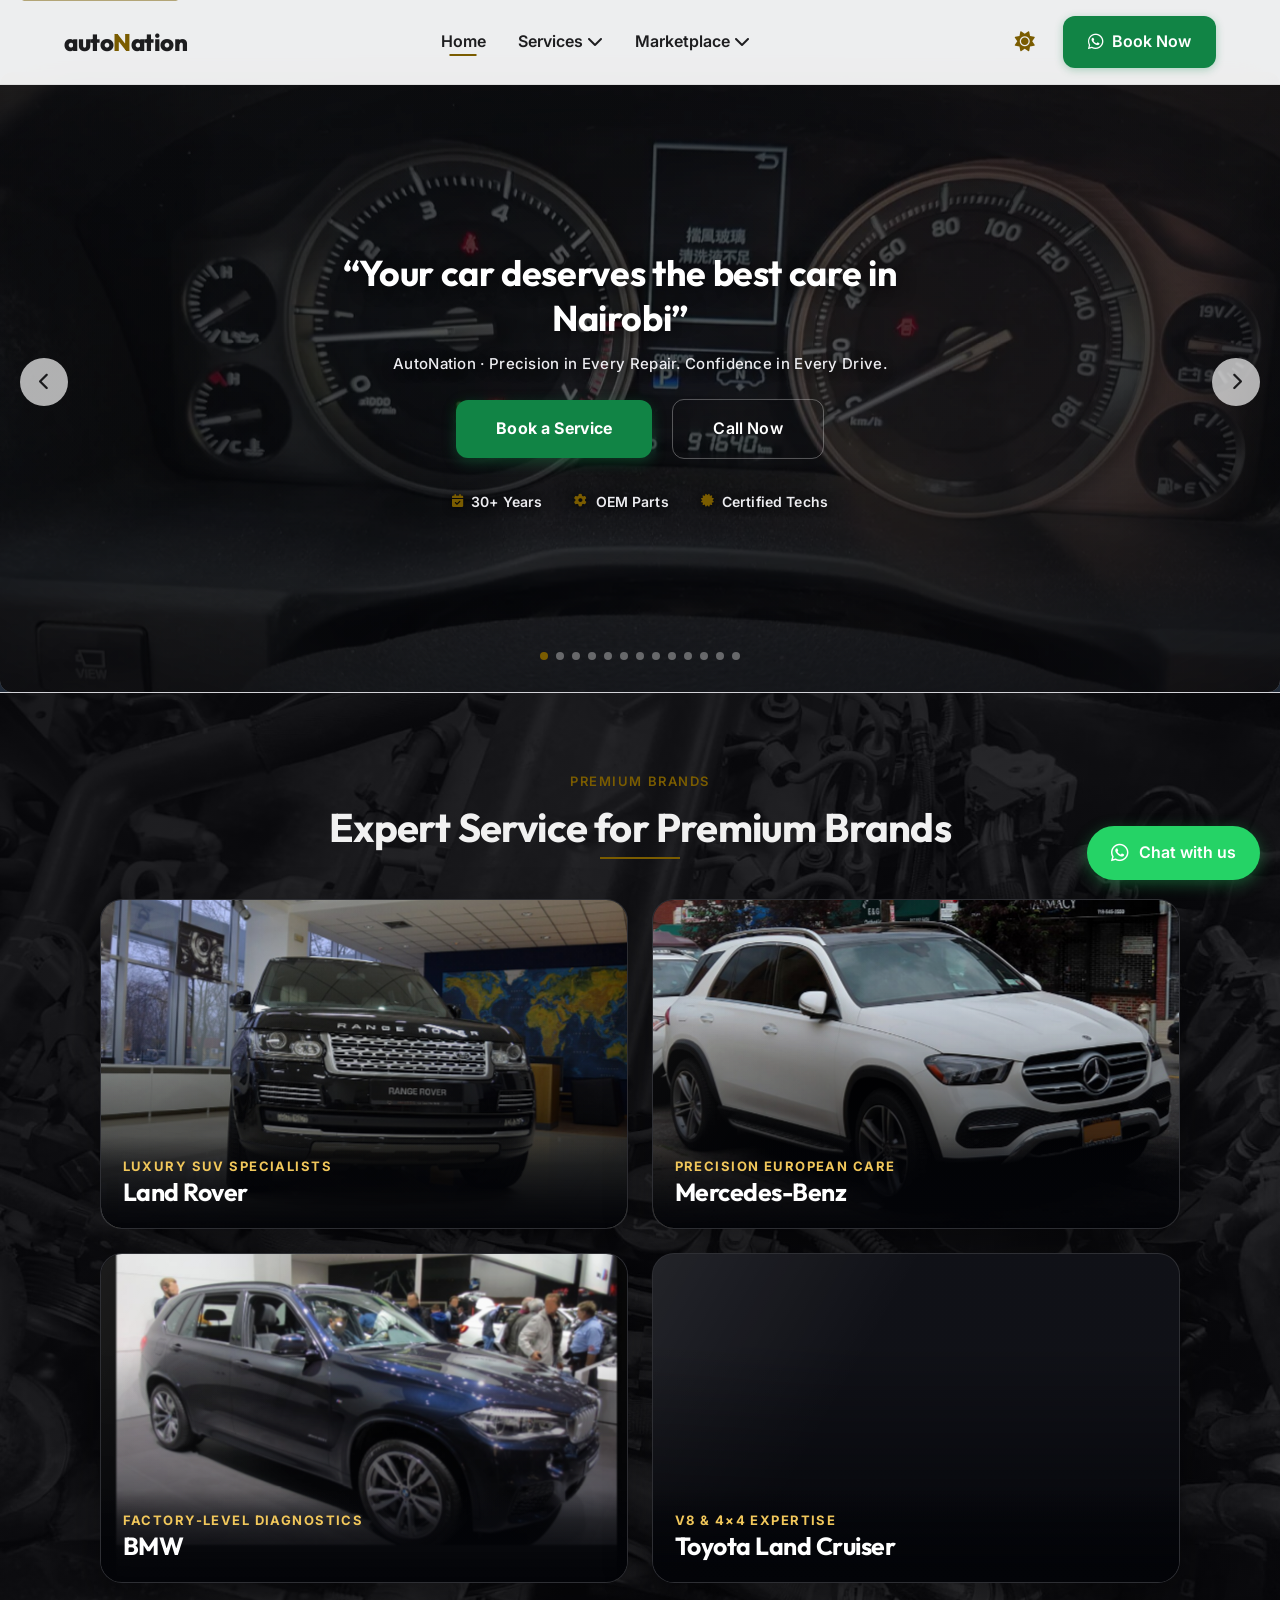
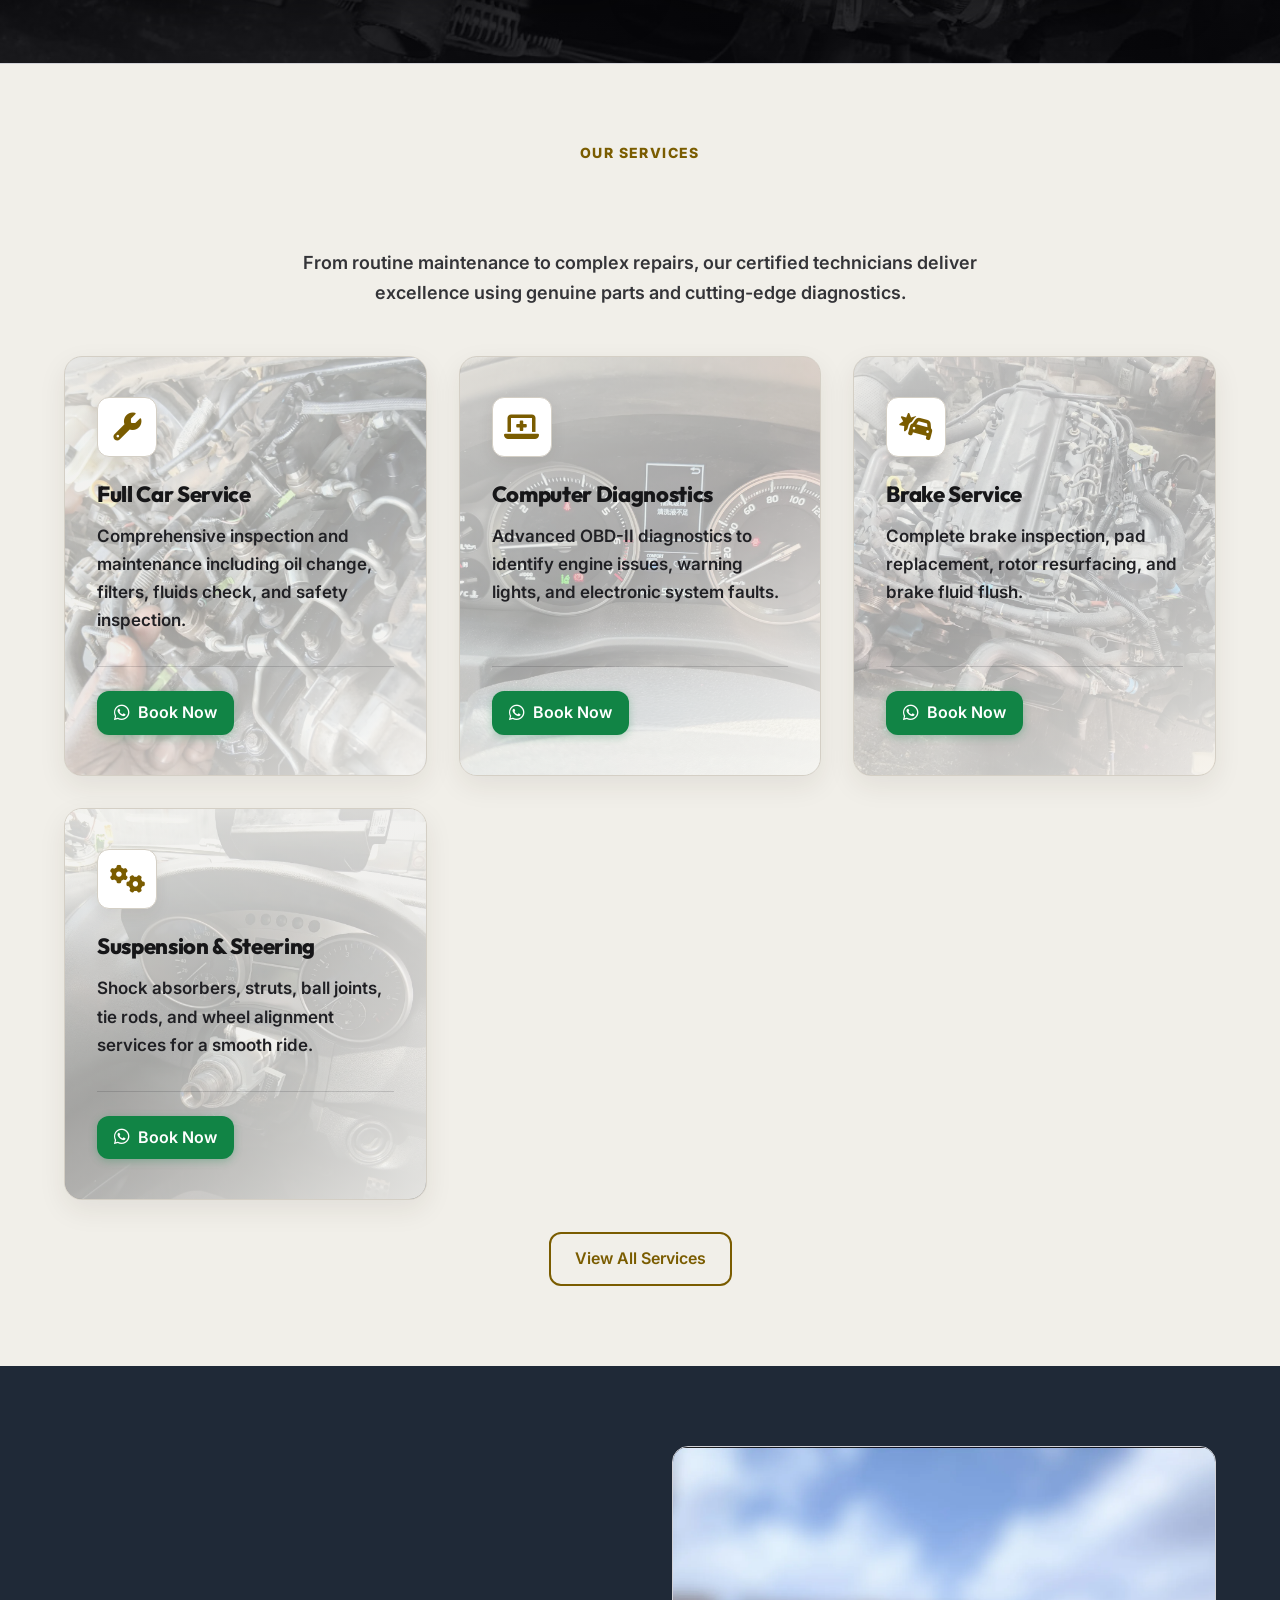
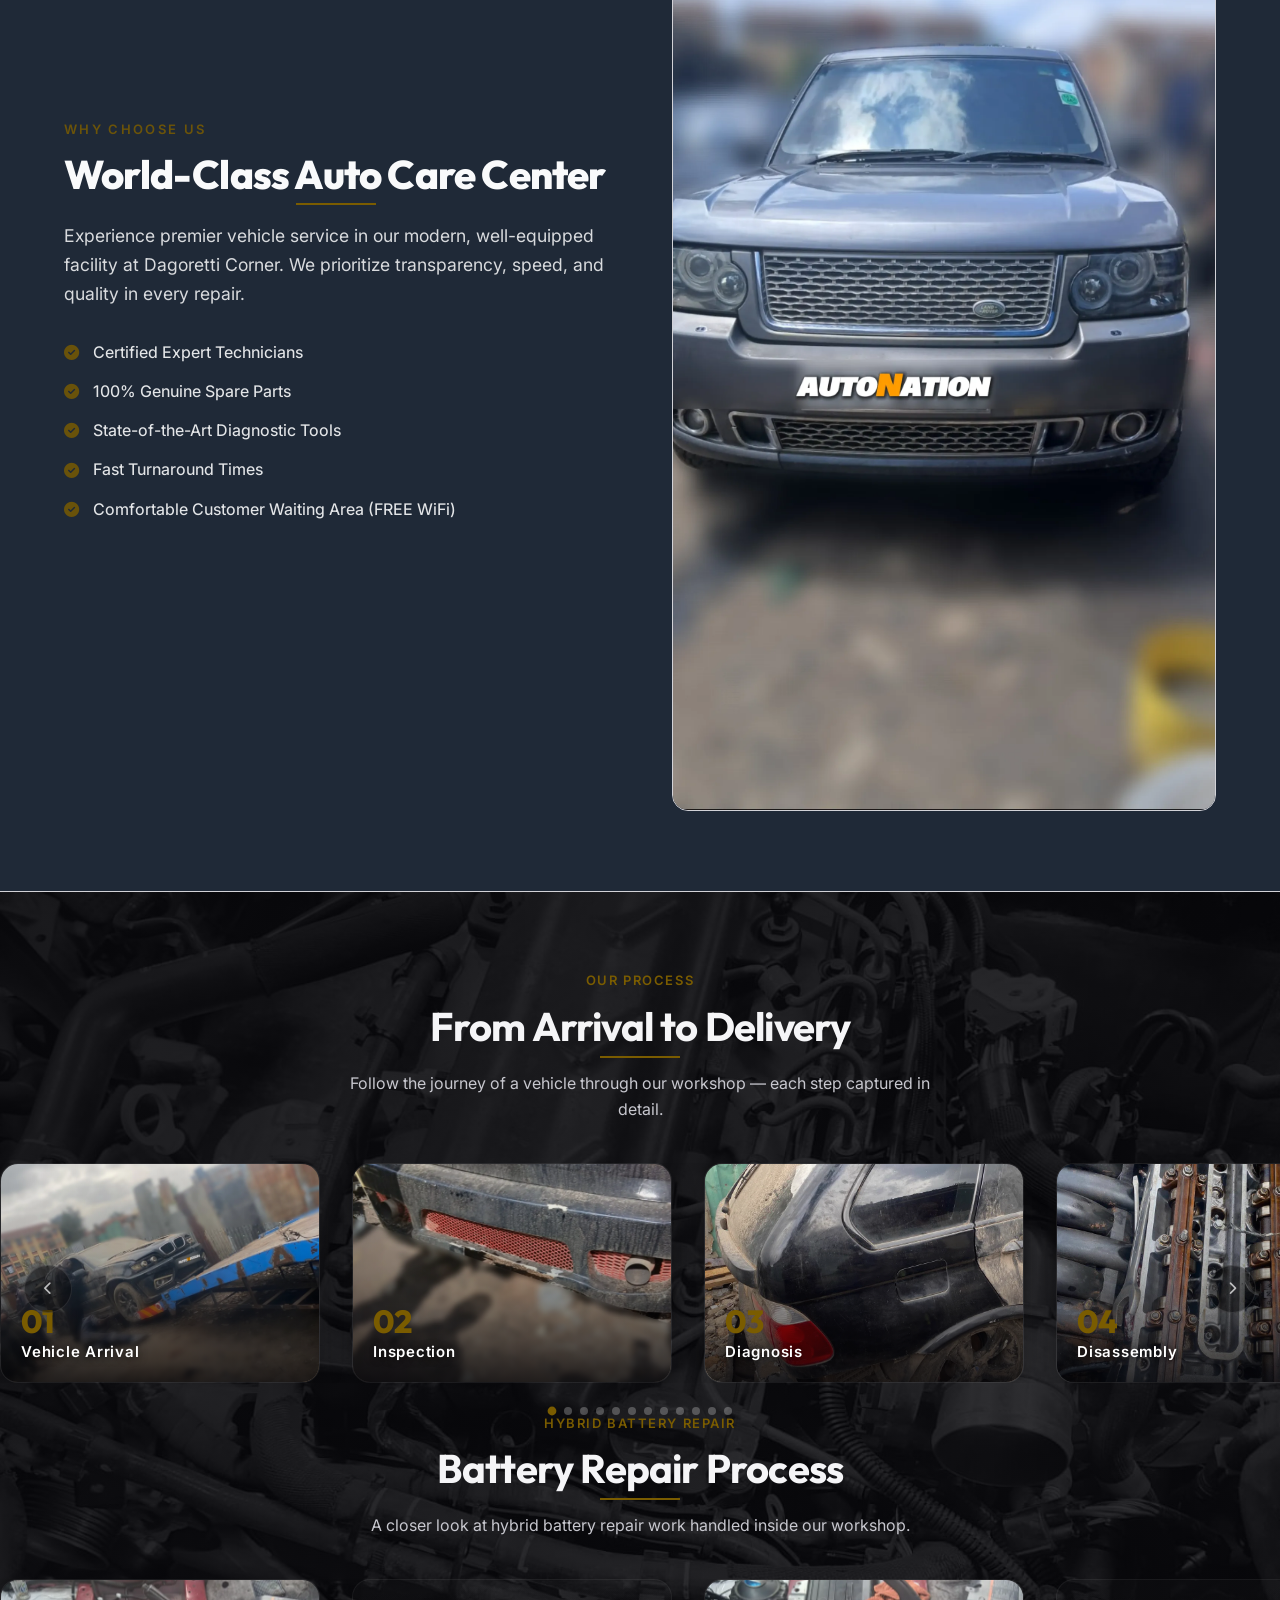
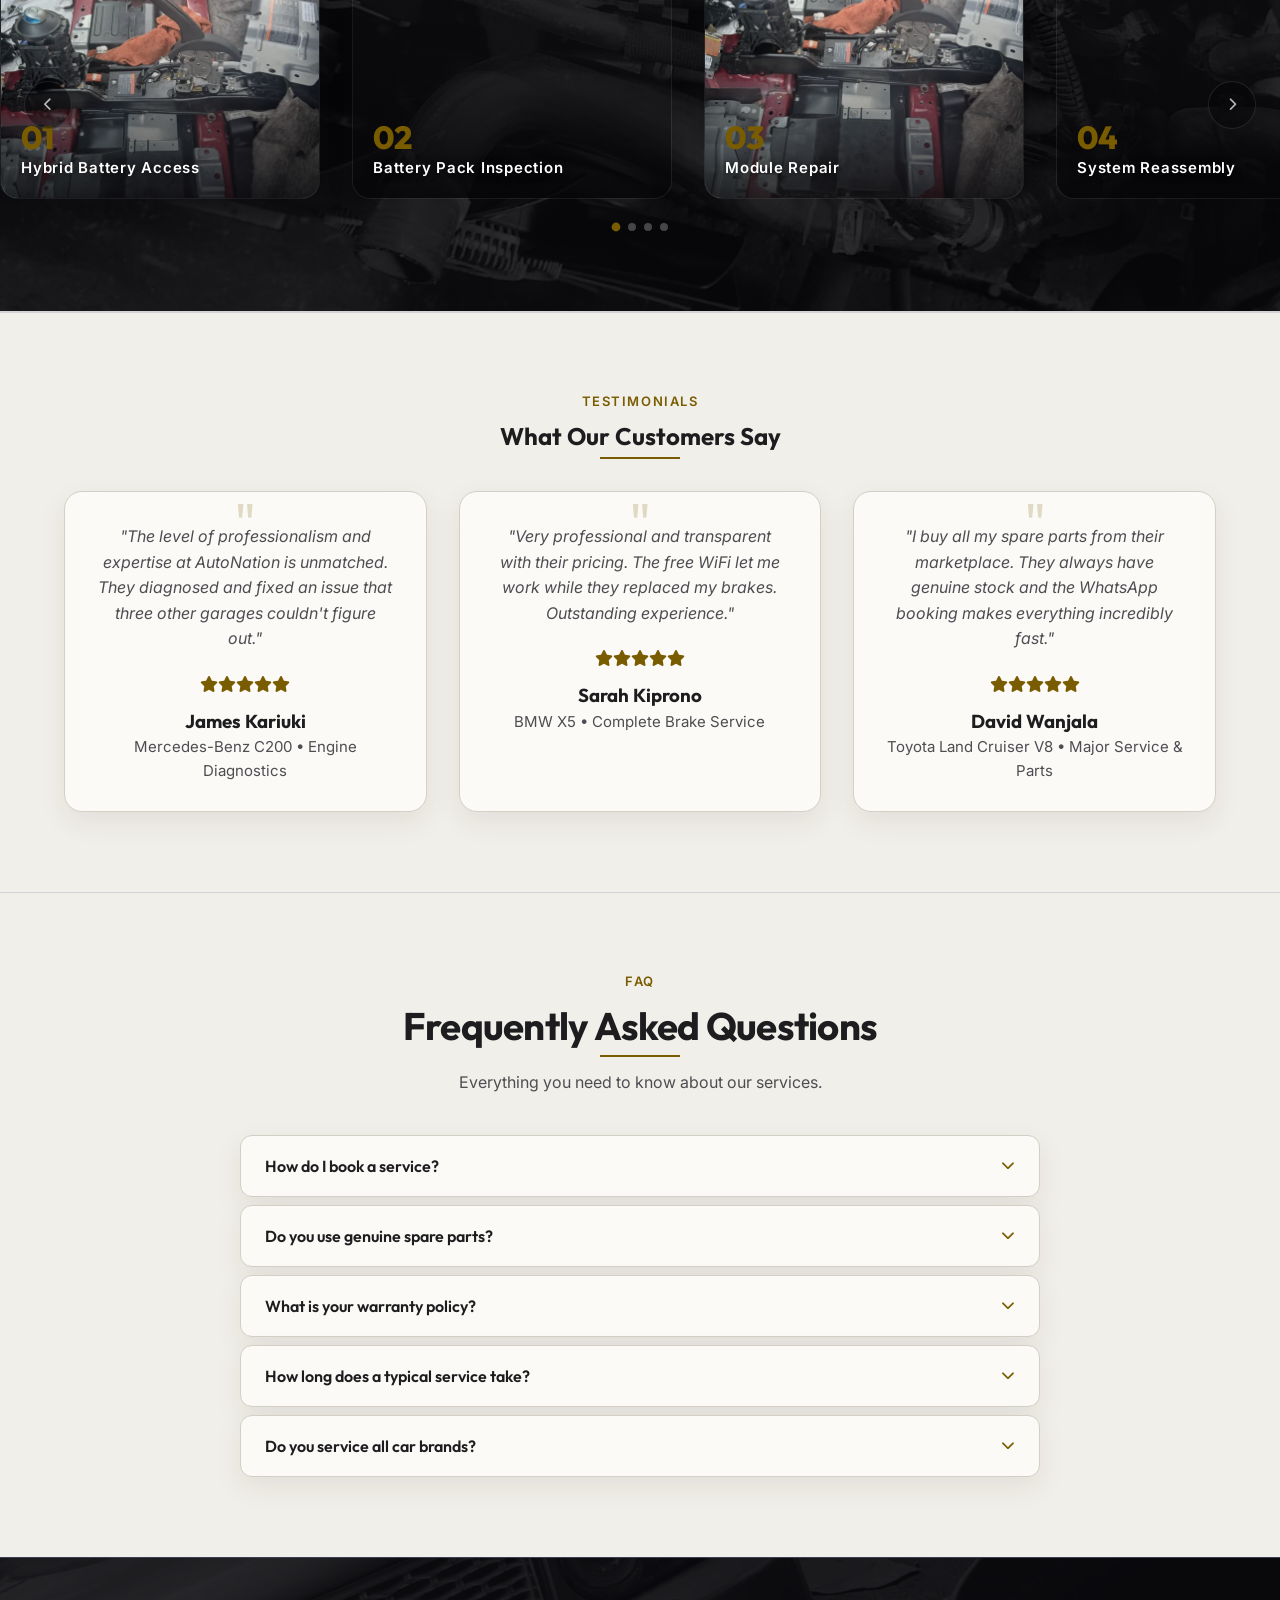
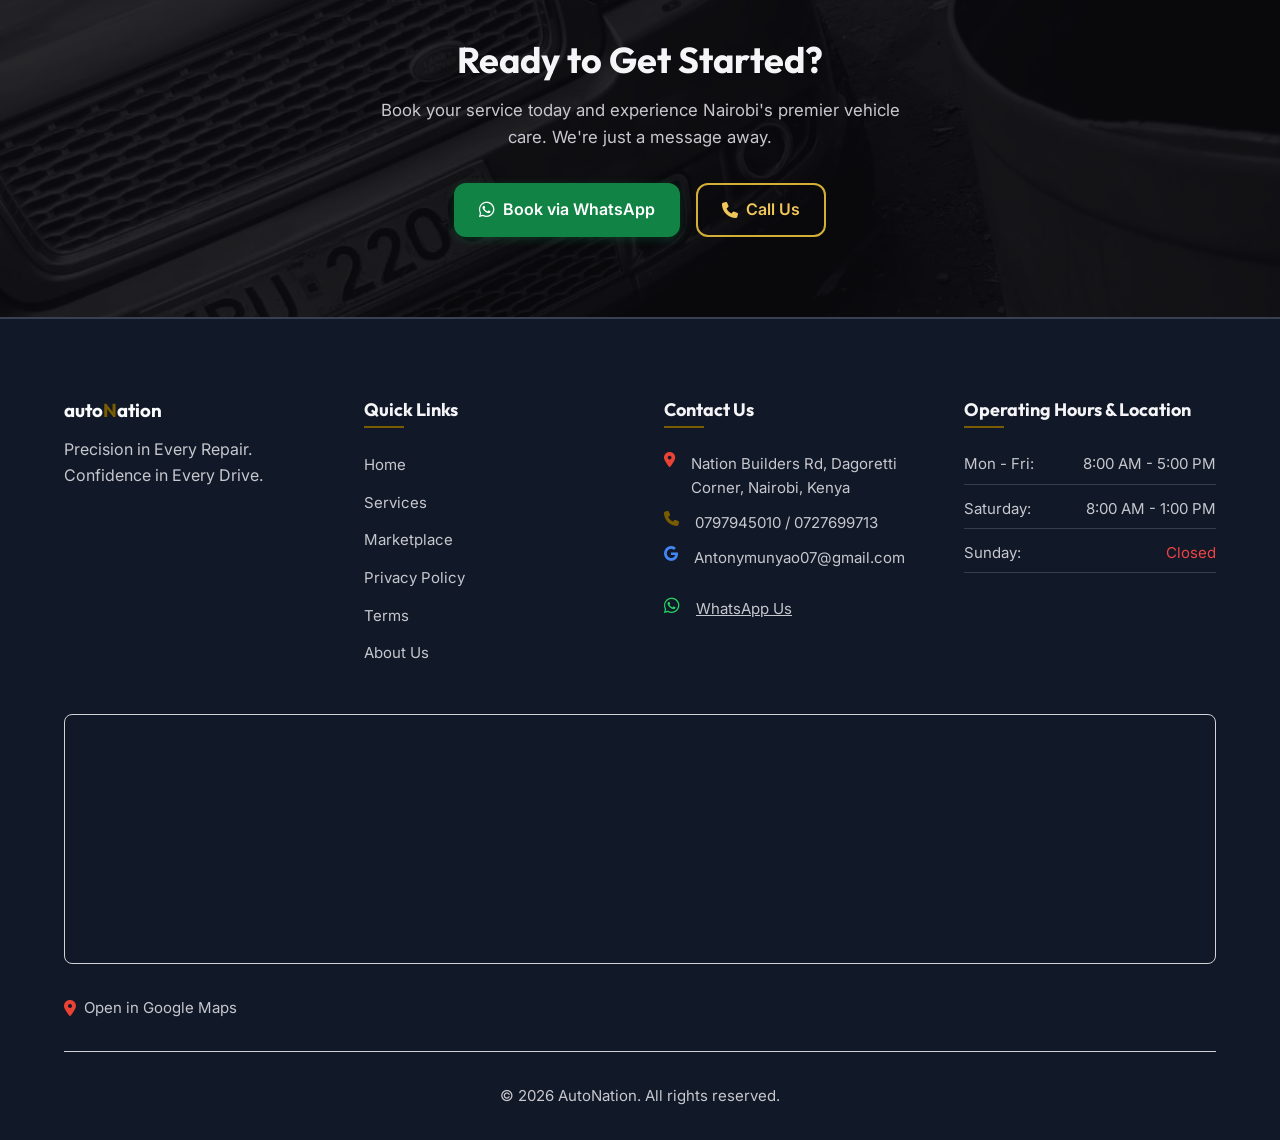
<file: index.html>
<!DOCTYPE html>
<html lang="en">

<head>
<!-- Google Tag Manager -->
<script>(function(w,d,s,l,i){w[l]=w[l]||[];w[l].push({'gtm.start':
new Date().getTime(),event:'gtm.js'});var f=d.getElementsByTagName(s)[0],
j=d.createElement(s),dl=l!='dataLayer'?'&l='+l:'';j.async=true;j.src=
'https://www.googletagmanager.com/gtm.js?id='+i+dl;f.parentNode.insertBefore(j,f);
})(window,document,'script','dataLayer','GTM-NV4STCWW');</script>
<!-- End Google Tag Manager -->
<!-- Google tag (gtag.js) -->
<script async src="https://www.googletagmanager.com/gtag/js?id=G-E40S2LSP0W"></script>
<script>
 window.dataLayer = window.dataLayer || [];
 function gtag(){dataLayer.push(arguments);}
 gtag('js', new Date());

 gtag('config', 'G-E40S2LSP0W');
</script>
    <meta charset="UTF-8">
    <meta name="viewport" content="width=device-width, initial-scale=1.0">
    <meta name="theme-color" content="#0F0F13">
    <title>AutoNation Garage | Premier Vehicle Care in Nairobi</title>
    <link rel="icon" type="image/svg+xml" href="assets/icons/favicon.svg">
    <link rel="icon" type="image/png" sizes="32x32" href="assets/icons/favicon-32x32.png">
    <link rel="apple-touch-icon" sizes="180x180" href="assets/icons/apple-touch-icon.png">
    <meta name="description"
content="Nairobi's premier destination for vehicle maintenance since 1979. Complete auto care solutions at Dagoretti Corner.">

    <!-- Canonical URL -->
    <link rel="canonical" href="https://autonationgarage.com/">

    <!-- Open Graph -->
    <meta property="og:type" content="website">
    <meta property="og:url" content="https://autonationgarage.com/">
    <meta property="og:title" content="AutoNation Garage | Premier Vehicle Care in Nairobi">
    <meta property="og:description" content="Nairobi's premier destination for vehicle maintenance since 1979. Complete auto care solutions at Dagoretti Corner.">
    <meta property="og:image" content="https://autonationgarage.com/assets/images/hero-diagnostic-1-optimized.webp">
    <meta property="og:image:width" content="1200">
    <meta property="og:image:height" content="900">
    <meta property="og:image:alt" content="AutoNation Garage technician performing a vehicle diagnostic inspection">
    <meta property="og:locale" content="en_KE">
    <meta property="og:site_name" content="AutoNation Garage">

    <!-- Twitter Card -->
    <meta name="twitter:card" content="summary_large_image">
    <meta name="twitter:title" content="AutoNation Garage | Premier Vehicle Care in Nairobi">
    <meta name="twitter:description" content="Nairobi's premier destination for vehicle maintenance since 1979. Complete auto care solutions at Dagoretti Corner.">
    <meta name="twitter:image" content="https://autonationgarage.com/assets/images/hero-diagnostic-1-optimized.webp">
    <meta name="twitter:image:alt" content="AutoNation Garage technician performing a vehicle diagnostic inspection">

    <!-- JSON-LD LocalBusiness Schema -->
    <script type="application/ld+json">
    {
        "@context": "https://schema.org",
        "@type": "AutoRepair",
        "name": "AutoNation Garage",
        "image": "https://autonationgarage.com/assets/images/hero-diagnostic-1-optimized.webp",
        "url": "https://autonationgarage.com/",
        "telephone": "+254797945010",
        "email": "Antonymunyao07@gmail.com",
        "description": "Nairobi's premier destination for vehicle maintenance since 1979. Complete auto care solutions at Dagoretti Corner.",
        "address": {
            "@type": "PostalAddress",
            "streetAddress": "Nation Builders Rd, Dagoretti Corner",
            "addressLocality": "Nairobi",
            "addressCountry": "KE"
        },
        "openingHoursSpecification": [
            { "@type": "OpeningHoursSpecification", "dayOfWeek": ["Monday","Tuesday","Wednesday","Thursday","Friday"], "opens": "08:00", "closes": "17:00" },
            { "@type": "OpeningHoursSpecification", "dayOfWeek": "Saturday", "opens": "08:00", "closes": "13:00" }
        ],
        "areaServed": { "@type": "City", "name": "Nairobi" }
    }
    </script>

    <!-- JSON-LD Service Schema -->
    <script type="application/ld+json">
    {
        "@context": "https://schema.org",
        "@type": "ItemList",
        "name": "AutoNation Garage Services",
        "description": "Complete auto care solutions including engine repair, brake service, computer diagnostics, suspension, and more.",
        "itemListElement": [
            { "@type": "Service", "position": 1, "name": "Full Car Service" },
            { "@type": "Service", "position": 2, "name": "Computer Diagnostics" },
            { "@type": "Service", "position": 3, "name": "Brake Service" },
            { "@type": "Service", "position": 4, "name": "Suspension & Steering" }
        ]
    }
    </script>

    <style>
        :root { color-scheme: dark; background: #0F0F13; }
        html, body { margin: 0; background: #0F0F13; color: #F5F5F7; }
        [data-theme="light"] { color-scheme: light; background: #F5F5F7; }
        [data-theme="light"] body { background: #F5F5F7; color: #1D1D1F; }
    </style>
    <script>document.documentElement.classList.add('js');</script>
    <script>
        (() => {
            try {
                const savedTheme = localStorage.getItem('auto-nation-theme');
                const prefersLight = window.matchMedia('(prefers-color-scheme: light)').matches;
                if (savedTheme === 'light' || (!savedTheme && prefersLight)) {
                    document.documentElement.setAttribute('data-theme', 'light');
                }
            } catch (error) {}
        })();
    </script>
    <link rel="preconnect" href="https://fonts.googleapis.com">
    <link rel="preconnect" href="https://fonts.gstatic.com" crossorigin>
    <link rel="preconnect" href="https://cdnjs.cloudflare.com">
    <link rel="dns-prefetch" href="https://thesvg.org">
    <link rel="dns-prefetch" href="https://wa.me">
    <link rel="preload" href="assets/images/hero-diagnostic-1-optimized.webp" as="image" fetchpriority="high">

    <link rel="stylesheet" href="styles.css">
    <link rel="stylesheet" href="https://cdnjs.cloudflare.com/ajax/libs/font-awesome/6.5.2/css/all.min.css" media="print" onload="this.media='all'">
    <link href="https://fonts.googleapis.com/css2?family=Inter:wght@300;400;500;600;700;800&family=Outfit:wght@600;700;800&display=swap" rel="stylesheet" media="print" onload="this.media='all'">
    <noscript>
        <link rel="stylesheet" href="https://cdnjs.cloudflare.com/ajax/libs/font-awesome/6.5.2/css/all.min.css">
        <link href="https://fonts.googleapis.com/css2?family=Inter:wght@300;400;500;600;700;800&family=Outfit:wght@600;700;800&display=swap" rel="stylesheet">
    </noscript>
    <link rel="manifest" href="site.webmanifest">
</head>

<body class="home-page">
<!-- Google Tag Manager (noscript) -->
<noscript><iframe src="https://www.googletagmanager.com/ns.html?id=GTM-NV4STCWW"
height="0" width="0" style="display:none;visibility:hidden"></iframe></noscript>
<!-- End Google Tag Manager (noscript) -->
    <!-- Skip to Content -->
    <a href="#main-content" class="skip-link">Skip to Content</a>

    <!-- Floating WhatsApp Button -->
    <a href="https://wa.me/254797945010" class="floating-whatsapp" target="_blank" rel="noopener noreferrer" aria-label="Chat with us on WhatsApp">
        <i class="fab fa-whatsapp"></i> Chat with us
    </a>

    <!-- Navigation -->
    <nav class="navbar" id="navbar">
        <div class="logo">
            <a href="/" aria-label="Home" class="logo-text">auto<span class="text-accent">N</span>ation</a>
        </div>

        <ul class="nav-links" id="nav-links">
            <li><a href="#home" class="active">Home</a></li>
            <li class="dropdown">
                <a href="services.html">Services <i class="fas fa-chevron-down"></i></a>
                <div class="dropdown-content">
                    <a href="services.html#engine">Engine Repair</a>
                    <a href="services.html#brakes">Brake Repair</a>
                    <a href="services.html#diagnostics">Diagnostics</a>
                    <a href="services.html#electricals">Electricals</a>
                    <a href="services.html#suspension">Suspension</a>
                    <a href="services.html#ac">AC Services</a>
                    <a href="services.html#oil">Oil Services</a>
                    <a href="services.html#body">Body & Paint</a>
                </div>
            </li>
            <li class="dropdown">
                <a href="marketplace.html">Marketplace <i class="fas fa-chevron-down"></i></a>
                <div class="dropdown-content">
                    <a href="marketplace.html#parts">Spare Parts</a>
                    <a href="marketplace.html#accessories">Accessories</a>
                    <a href="marketplace.html#electricals">Electricals</a>
                </div>
            </li>
        </ul>

        <div class="nav-actions">
            <button class="theme-toggle btn-icon" id="theme-toggle" aria-label="Toggle Theme">
                <i class="fas fa-sun"></i>
            </button>
            <a href="https://wa.me/254797945010" class="btn btn-primary" target="_blank"
                rel="noopener noreferrer">
                <i class="fab fa-whatsapp"></i> Book Now
            </a>
            <button class="mobile-menu-btn" id="mobile-menu-btn" aria-label="Open menu">
                <i class="fas fa-bars"></i>
            </button>
        </div>
    </nav>

    <!-- Main Content -->
    <main id="main-content">
    <h1 class="sr-only">AutoNation — Premier Vehicle Care in Nairobi</h1>

    <!-- Hero Section - Full Banner Carousel -->
    <header id="home" class="full-banner-section" role="banner">
        <div class="full-banner-container">
        <div class="slides-wrapper">
            <!-- Slide 1 - Abstract -->
            <div class="slide active">
                <img class="full-banner-img" src="assets/images/hero-diagnostic-1-optimized.webp" alt="Mechanic performing diagnostic inspection" loading="eager" fetchpriority="high" decoding="async" width="1200" height="900">
                <div class="slide-overlay-bg"></div>
                <div class="slide-overlay">
                    <p class="slide-overlay-text">&ldquo;Your car deserves the best care in Nairobi&rdquo;</p>
                    <p class="slide-overlay-sub">AutoNation &middot; Precision in Every Repair. Confidence in Every Drive.</p>
                    <div class="slide-actions">
                        <a href="https://wa.me/254797945010?text=I'd like to book a service" class="btn btn-primary">Book a Service</a>
                <a href="tel:+254797945010" class="btn btn-outline">Call Now</a>
                    </div>
                    <div class="slide-trust">
                        <span><i class="fas fa-calendar-check"></i> 30+ Years</span>
                        <span><i class="fas fa-cog"></i> OEM Parts</span>
                        <span><i class="fas fa-certificate"></i> Certified Techs</span>
                    </div>
                </div>
            </div>
            <!-- Slide 2 - Abstract -->
            <div class="slide">
                <img class="full-banner-img" src="[data-uri]" data-src="assets/images/hero-inspection-1.webp" alt="Vehicle inspection in progress" loading="lazy" width="899" height="1599">
                <div class="slide-overlay-bg"></div>
                <div class="slide-overlay">
                    <p class="slide-overlay-text">&ldquo;Precision diagnostics. Expert repairs. Peace of mind.&rdquo;</p>
                    <p class="slide-overlay-sub">AutoNation &middot; Precision in Every Repair. Confidence in Every Drive.</p>
                    <div class="slide-actions">
                        <a href="https://wa.me/254797945010?text=I'd like to learn more about your services" class="btn btn-primary">Learn More About Services</a>
                <a href="tel:+254797945010" class="btn btn-outline">Call Now</a>
                    </div>
                    <div class="slide-trust">
                        <span><i class="fas fa-calendar-check"></i> 30+ Years</span>
                        <span><i class="fas fa-cog"></i> OEM Parts</span>
                        <span><i class="fas fa-certificate"></i> Certified Techs</span>
                    </div>
                </div>
            </div>
            <!-- Slide 3 - Abstract -->
            <div class="slide">
                <img class="full-banner-img" src="[data-uri]" data-src="assets/images/hero-inspection-2.webp" alt="Mechanic assessing vehicle" loading="lazy" width="1200" height="1600">
                <div class="slide-overlay-bg"></div>
                <div class="slide-overlay">
                    <p class="slide-overlay-text">&ldquo;Trust the experts with over 30 years of experience&rdquo;</p>
                    <p class="slide-overlay-sub">AutoNation &middot; Precision in Every Repair. Confidence in Every Drive.</p>
                    <div class="slide-actions">
                        <a href="https://wa.me/254797945010?text=Tell me about your services" class="btn btn-primary">Our Services</a>
                <a href="tel:+254797945010" class="btn btn-outline">Call Now</a>
                    </div>
                    <div class="slide-trust">
                        <span><i class="fas fa-calendar-check"></i> 30+ Years</span>
                        <span><i class="fas fa-cog"></i> OEM Parts</span>
                        <span><i class="fas fa-certificate"></i> Certified Techs</span>
                    </div>
                </div>
            </div>
            <!-- Slide 4 - Abstract -->
            <div class="slide">
                <img class="full-banner-img" src="[data-uri]" data-src="assets/images/hero-inspection-3.webp" alt="Diagnostic screen assessment" loading="lazy" width="1200" height="1600">
                <div class="slide-overlay-bg"></div>
                <div class="slide-overlay">
                    <p class="slide-overlay-text">&ldquo;Quality parts. Skilled hands. Guaranteed results.&rdquo;</p>
                    <p class="slide-overlay-sub">AutoNation &middot; Precision in Every Repair. Confidence in Every Drive.</p>
                    <div class="slide-actions">
                        <a href="https://wa.me/254797945010?text=I'd like a quote for my car" class="btn btn-primary">Get a Quote</a>
                <a href="tel:+254797945010" class="btn btn-outline">Call Now</a>
                    </div>
                    <div class="slide-trust">
                        <span><i class="fas fa-calendar-check"></i> 30+ Years</span>
                        <span><i class="fas fa-cog"></i> OEM Parts</span>
                        <span><i class="fas fa-certificate"></i> Certified Techs</span>
                    </div>
                </div>
            </div>
            <!-- Slide 5 - Abstract -->
            <div class="slide">
                <img class="full-banner-img" src="[data-uri]" data-src="assets/images/hero-inspection-4.webp" alt="Mechanic inspection work" loading="lazy" width="1200" height="1600">
                <div class="slide-overlay-bg"></div>
                <div class="slide-overlay">
                    <p class="slide-overlay-text">&ldquo;Drive with confidence &mdash; we&rsquo;ve got you covered&rdquo;</p>
                    <p class="slide-overlay-sub">AutoNation &middot; Precision in Every Repair. Confidence in Every Drive.</p>
                    <div class="slide-actions">
                        <a href="https://wa.me/254797945010?text=I'd like to book an appointment" class="btn btn-primary">Book Now</a>
                <a href="tel:+254797945010" class="btn btn-outline">Call Now</a>
                    </div>
                    <div class="slide-trust">
                        <span><i class="fas fa-calendar-check"></i> 30+ Years</span>
                        <span><i class="fas fa-cog"></i> OEM Parts</span>
                        <span><i class="fas fa-certificate"></i> Certified Techs</span>
                    </div>
                </div>
            </div>
            <!-- Slide 6 - Presenter (face protection: center top) -->
            <div class="slide">
                <img class="full-banner-img" src="[data-uri]" data-src="assets/images/hero-inspection-5.webp" alt="Team inspection assessment" loading="lazy" width="1200" height="1600">
                <div class="slide-overlay-bg"></div>
                <div class="slide-overlay">
                    <p class="slide-overlay-text">&ldquo;No job too big or too small&rdquo;</p>
                    <p class="slide-overlay-sub">AutoNation &middot; Precision in Every Repair. Confidence in Every Drive.</p>
                    <div class="slide-actions">
                        <a href="https://wa.me/254797945010?text=I'd like to contact AutoNation" class="btn btn-primary">Contact Us</a>
                <a href="tel:+254797945010" class="btn btn-outline">Call Now</a>
                    </div>
                    <div class="slide-trust">
                        <span><i class="fas fa-calendar-check"></i> 30+ Years</span>
                        <span><i class="fas fa-cog"></i> OEM Parts</span>
                        <span><i class="fas fa-certificate"></i> Certified Techs</span>
                    </div>
                </div>
            </div>
            <!-- Slide 7 - Presenter -->
            <div class="slide">
                <img class="full-banner-img" src="[data-uri]" data-src="assets/images/refined-car-1.webp" alt="Premium refined car exterior - luxury finish" loading="lazy" width="1200" height="1600">
                <div class="slide-overlay-bg"></div>
                <div class="slide-overlay">
                    <p class="slide-overlay-text">&ldquo;Your safety starts with expert maintenance&rdquo;</p>
                    <p class="slide-overlay-sub">AutoNation &middot; Precision in Every Repair. Confidence in Every Drive.</p>
                    <div class="slide-actions">
                        <a href="https://wa.me/254797945010?text=I'd like to schedule a service" class="btn btn-primary">Schedule Service</a>
                <a href="tel:+254797945010" class="btn btn-outline">Call Now</a>
                    </div>
                    <div class="slide-trust">
                        <span><i class="fas fa-calendar-check"></i> 30+ Years</span>
                        <span><i class="fas fa-cog"></i> OEM Parts</span>
                        <span><i class="fas fa-certificate"></i> Certified Techs</span>
                    </div>
                </div>
            </div>
            <!-- Slide 8 - Presenter -->
            <div class="slide">
                <img class="full-banner-img" src="[data-uri]" data-src="assets/images/transform/07-assembly.jpg" alt="Technician installing genuine automotive parts" loading="lazy" width="1200" height="1600">
                <div class="slide-overlay-bg"></div>
                <div class="slide-overlay">
                    <p class="slide-overlay-text">&ldquo;Genuine parts. Transparent pricing. Always.&rdquo;</p>
                    <p class="slide-overlay-sub">AutoNation &middot; Precision in Every Repair. Confidence in Every Drive.</p>
                    <div class="slide-actions">
                        <a href="https://wa.me/254797945010?text=I'd like to learn more about your offerings" class="btn btn-primary">Learn More About Auto Care</a>
                <a href="tel:+254797945010" class="btn btn-outline">Call Now</a>
                    </div>
                    <div class="slide-trust">
                        <span><i class="fas fa-calendar-check"></i> 30+ Years</span>
                        <span><i class="fas fa-cog"></i> OEM Parts</span>
                        <span><i class="fas fa-certificate"></i> Certified Techs</span>
                    </div>
                </div>
            </div>
            <!-- Slide 9 - Presenter (face protection: center top) -->
            <div class="slide">
                <img class="full-banner-img" src="[data-uri]" data-src="assets/images/refined-car-2.webp" alt="Refined car exterior with premium detailing" loading="lazy" width="1200" height="1600">
                <div class="slide-overlay-bg"></div>
                <div class="slide-overlay">
                    <p class="slide-overlay-text">&ldquo;We treat every car like it&rsquo;s our own&rdquo;</p>
                    <p class="slide-overlay-sub">AutoNation &middot; Precision in Every Repair. Confidence in Every Drive.</p>
                    <div class="slide-actions">
                        <a href="https://wa.me/254797945010?text=I'd like to book a service" class="btn btn-primary">Book a Service</a>
                <a href="tel:+254797945010" class="btn btn-outline">Call Now</a>
                    </div>
                    <div class="slide-trust">
                        <span><i class="fas fa-calendar-check"></i> 30+ Years</span>
                        <span><i class="fas fa-cog"></i> OEM Parts</span>
                        <span><i class="fas fa-certificate"></i> Certified Techs</span>
                    </div>
                </div>
            </div>
            <!-- Slide 10 - Presenter -->
            <div class="slide">
                <img class="full-banner-img" src="[data-uri]" data-src="assets/images/car-4-refined.webp" alt="Refined car exterior - showroom quality" loading="lazy" width="1200" height="1600">
                <div class="slide-overlay-bg"></div>
                <div class="slide-overlay">
                    <p class="slide-overlay-text">&ldquo;Premier auto care at Dagoretti Corner since 1979&rdquo;</p>
                    <p class="slide-overlay-sub">AutoNation &middot; Precision in Every Repair. Confidence in Every Drive.</p>
                    <div class="slide-actions">
                        <a href="https://wa.me/254797945010?text=What are your operating hours" class="btn btn-primary">Visit Us Today</a>
                <a href="tel:+254797945010" class="btn btn-outline">Call Now</a>
                    </div>
                    <div class="slide-trust">
                        <span><i class="fas fa-calendar-check"></i> 30+ Years</span>
                        <span><i class="fas fa-cog"></i> OEM Parts</span>
                        <span><i class="fas fa-certificate"></i> Certified Techs</span>
                    </div>
                </div>
            </div>
            <!-- Slide 11 - Car Exterior -->
            <div class="slide">
                <img class="full-banner-img" src="[data-uri]" data-src="assets/images/refined-car-2.webp" alt="Premium refined vehicle exterior" loading="lazy" width="960" height="1280">
                <div class="slide-overlay-bg"></div>
                <div class="slide-overlay">
                    <p class="slide-overlay-text">&ldquo;Your car deserves the best care in Nairobi&rdquo;</p>
                    <p class="slide-overlay-sub">AutoNation &middot; Precision in Every Repair. Confidence in Every Drive.</p>
                    <div class="slide-actions">
                        <a href="https://wa.me/254797945010?text=I'd like to book a service" class="btn btn-primary">Book a Service</a>
                <a href="tel:+254797945010" class="btn btn-outline">Call Now</a>
                    </div>
                    <div class="slide-trust">
                        <span><i class="fas fa-calendar-check"></i> 30+ Years</span>
                        <span><i class="fas fa-cog"></i> OEM Parts</span>
                        <span><i class="fas fa-certificate"></i> Certified Techs</span>
                    </div>
                </div>
            </div>
            <!-- Slide 12 - Engine Repair -->
            <div class="slide">
                <img class="full-banner-img" src="[data-uri]" data-src="assets/images/hero-engine-1.webp" alt="Engine block repair in progress" loading="lazy" width="1200" height="1600">
                <div class="slide-overlay-bg"></div>
                <div class="slide-overlay">
                    <p class="slide-overlay-text">&ldquo;Precision diagnostics. Expert repairs. Peace of mind.&rdquo;</p>
                    <p class="slide-overlay-sub">AutoNation &middot; Precision in Every Repair. Confidence in Every Drive.</p>
                    <div class="slide-actions">
                        <a href="https://wa.me/254797945010?text=I'd like to learn more about your services" class="btn btn-primary">Learn More About Repairs</a>
                <a href="tel:+254797945010" class="btn btn-outline">Call Now</a>
                    </div>
                    <div class="slide-trust">
                        <span><i class="fas fa-calendar-check"></i> 30+ Years</span>
                        <span><i class="fas fa-cog"></i> OEM Parts</span>
                        <span><i class="fas fa-certificate"></i> Certified Techs</span>
                    </div>
                </div>
            </div>
            <!-- Slide 13 - Engine Work -->
            <div class="slide">
                <img class="full-banner-img" src="[data-uri]" data-src="assets/images/hero-engine-2.webp" alt="Engine work close-up" loading="lazy" width="1200" height="1600">
                <div class="slide-overlay-bg"></div>
                <div class="slide-overlay">
                    <p class="slide-overlay-text">&ldquo;Trust the experts with over 30 years of experience&rdquo;</p>
                    <p class="slide-overlay-sub">AutoNation &middot; Precision in Every Repair. Confidence in Every Drive.</p>
                    <div class="slide-actions">
                        <a href="https://wa.me/254797945010?text=Tell me about your services" class="btn btn-primary">Our Services</a>
                <a href="tel:+254797945010" class="btn btn-outline">Call Now</a>
                    </div>
                    <div class="slide-trust">
                        <span><i class="fas fa-calendar-check"></i> 30+ Years</span>
                        <span><i class="fas fa-cog"></i> OEM Parts</span>
                        <span><i class="fas fa-certificate"></i> Certified Techs</span>
                    </div>
                </div>
            </div>
        </div>

        <button class="slider-arrow slider-arrow--left" aria-label="Previous slide">
            <i class="fas fa-chevron-left"></i>
        </button>
        <button class="slider-arrow slider-arrow--right" aria-label="Next slide">
            <i class="fas fa-chevron-right"></i>
        </button>

        <div class="slider-dots">
            <span class="dot active" data-index="0"></span>
            <span class="dot" data-index="1"></span>
            <span class="dot" data-index="2"></span>
            <span class="dot" data-index="3"></span>
            <span class="dot" data-index="4"></span>
            <span class="dot" data-index="5"></span>
            <span class="dot" data-index="6"></span>
            <span class="dot" data-index="7"></span>
            <span class="dot" data-index="8"></span>
            <span class="dot" data-index="9"></span>
            <span class="dot" data-index="10"></span>
            <span class="dot" data-index="11"></span>
            <span class="dot" data-index="12"></span>
            </div>
            <div class="process-dots" role="group" aria-label="Process step navigation"></div>
        </div>
    </header>

    <!-- Vehicles We Service — Premium Brand Showcase -->
    <section class="brands-section section-reveal">
        <div class="container">
            <div class="section-header text-center">
                <span class="sub-heading text-accent">Premium Brands</span>
                <h2 class="section-reveal line-wipe">Expert Service for Premium Brands</h2>
            </div>
            <div class="premium-brands-grid" role="list" aria-label="Featured premium automotive brands we service">
                <article class="premium-brand-tile" role="listitem" style="--zoom-delay: 0s;">
                    <img
                        class="premium-brand-tile__image premium-brand-tile__image--land-rover"
                        src="assets/images/premium-brands/land-rover-range-rover.jpg"
                        alt="Front view of a black Range Rover"
                        width="1280"
                        height="848"
                        loading="lazy"
                        decoding="async">
                    <div class="premium-brand-tile__overlay">
                        <span class="premium-brand-tile__eyebrow">Luxury SUV Specialists</span>
                        <h3>Land Rover</h3>
                    </div>
                </article>

                <article class="premium-brand-tile" role="listitem" style="--zoom-delay: -3.5s;">
                    <img
                        class="premium-brand-tile__image premium-brand-tile__image--mercedes"
                        src="assets/images/premium-brands/mercedes-benz-gle.jpg"
                        alt="Front three-quarter view of a white Mercedes-Benz GLE"
                        width="960"
                        height="583"
                        loading="lazy"
                        decoding="async">
                    <div class="premium-brand-tile__overlay">
                        <span class="premium-brand-tile__eyebrow">Precision European Care</span>
                        <h3>Mercedes-Benz</h3>
                    </div>
                </article>

                <article class="premium-brand-tile" role="listitem" style="--zoom-delay: -7s;">
                    <img
                        class="premium-brand-tile__image premium-brand-tile__image--bmw"
                        src="assets/images/premium-brands/bmw-x5-plate-free.jpg"
                        alt="Clear front three-quarter view of a dark blue BMW X5 without a number plate"
                        width="1270"
                        height="720"
                        loading="lazy"
                        decoding="async">
                    <div class="premium-brand-tile__overlay">
                        <span class="premium-brand-tile__eyebrow">Factory-Level Diagnostics</span>
                        <h3>BMW</h3>
                    </div>
                </article>

                <article class="premium-brand-tile" role="listitem" style="--zoom-delay: -10.5s;">
                    <img
                        class="premium-brand-tile__image premium-brand-tile__image--toyota"
                        src="assets/images/premium-brands/toyota-land-cruiser-v8.jpg"
                        alt="Front three-quarter view of a black Toyota Land Cruiser V8"
                        width="960"
                        height="540"
                        loading="lazy"
                        decoding="async">
                    <div class="premium-brand-tile__overlay">
                        <span class="premium-brand-tile__eyebrow">V8 &amp; 4×4 Expertise</span>
                        <h3>Toyota Land Cruiser</h3>
                    </div>
                </article>
            </div>
            <!-- Original marquee preserved locally for rollback; hidden from the redesigned homepage. -->
            <div class="marquee-track" role="list" aria-label="Premium automotive brands we service" hidden aria-hidden="true">
                <div class="marquee-content">
                    <!-- Set A -->
                    <!-- Toyota -->
                    <div class="brand-card" role="listitem" style="--brand-color: #EB0A1E;">
                        <div class="brand-card__silhouette" aria-hidden="true">
                            <svg viewBox="0 0 400 200" fill="currentColor" xmlns="http://www.w3.org/2000/svg">
                                <path d="M35,155 L35,105 C35,65 50,55 75,55 L105,55 C110,35 125,25 140,25 L250,25 C260,25 265,30 270,38 L285,55 L345,55 C365,55 370,70 370,105 L370,155 Z"/>
                                <circle cx="95" cy="155" r="20"/>
                                <circle cx="300" cy="155" r="20"/>
                            </svg>
                        </div>
                        <div class="brand-card__body">
                            <img class="brand-card__logo" src="https://thesvg.org/icons/toyota/default.svg" alt="Toyota" loading="lazy" decoding="async">
                            <span class="brand-card__caption">Land Cruiser Specialists</span>
                        </div>
                    </div>
                    <!-- Nissan -->
                    <div class="brand-card" role="listitem" style="--brand-color: #C3002F;">
                        <div class="brand-card__silhouette" aria-hidden="true">
                            <svg viewBox="0 0 400 200" fill="currentColor" xmlns="http://www.w3.org/2000/svg">
                                <path d="M35,155 L35,105 C35,65 50,55 75,55 L105,55 C110,35 125,25 140,25 L250,25 C260,25 265,30 270,38 L285,55 L345,55 C365,55 370,70 370,105 L370,155 Z"/>
                                <circle cx="95" cy="155" r="20"/>
                                <circle cx="300" cy="155" r="20"/>
                            </svg>
                        </div>
                        <div class="brand-card__body">
                            <img class="brand-card__logo" src="https://thesvg.org/icons/nissan/default.svg" alt="Nissan" loading="lazy" decoding="async">
                            <span class="brand-card__caption">Engine &amp; Transmission Experts</span>
                        </div>
                    </div>
                    <!-- Mazda -->
                    <div class="brand-card" role="listitem" style="--brand-color: #7A0021;">
                        <div class="brand-card__silhouette" aria-hidden="true">
                            <svg viewBox="0 0 400 200" fill="currentColor" xmlns="http://www.w3.org/2000/svg">
                                <path d="M40,155 L40,100 C40,55 65,48 85,48 L115,48 C120,28 135,18 150,18 L225,18 C235,18 240,23 245,28 L265,48 C290,48 300,55 310,65 L355,65 C365,65 370,78 370,105 L370,155 Z"/>
                                <circle cx="95" cy="155" r="20"/>
                                <circle cx="305" cy="155" r="20"/>
                            </svg>
                        </div>
                        <div class="brand-card__body">
                            <img class="brand-card__logo" src="https://thesvg.org/icons/mazda/default.svg" alt="Mazda" loading="lazy" decoding="async">
                            <span class="brand-card__caption">Precision Maintenance</span>
                        </div>
                    </div>
                    <!-- Subaru -->
                    <div class="brand-card" role="listitem" style="--brand-color: #013B7A;">
                        <div class="brand-card__silhouette" aria-hidden="true">
                            <svg viewBox="0 0 400 200" fill="currentColor" xmlns="http://www.w3.org/2000/svg">
                                <path d="M35,155 L35,105 C35,65 50,55 75,55 L105,55 C110,35 125,25 140,25 L250,25 C260,25 265,30 270,38 L285,55 L345,55 C365,55 370,70 370,105 L370,155 Z"/>
                                <circle cx="95" cy="155" r="20"/>
                                <circle cx="300" cy="155" r="20"/>
                            </svg>
                        </div>
                        <div class="brand-card__body">
                            <img class="brand-card__logo" src="https://thesvg.org/icons/subaru/default.svg" alt="Subaru" loading="lazy" decoding="async">
                            <span class="brand-card__caption">AWD Specialists</span>
                        </div>
                    </div>
                    <!-- Mercedes-Benz -->
                    <div class="brand-card" role="listitem" style="--brand-color: #00A19C;">
                        <div class="brand-card__silhouette" aria-hidden="true">
                            <svg viewBox="0 0 400 200" fill="currentColor" xmlns="http://www.w3.org/2000/svg">
                                <path d="M40,155 L40,100 C40,55 65,48 85,48 L120,48 C125,28 140,18 155,18 L235,18 C250,18 255,22 260,28 L275,48 L330,48 C360,48 370,62 370,100 L370,155 Z"/>
                                <circle cx="95" cy="155" r="20"/>
                                <circle cx="305" cy="155" r="20"/>
                            </svg>
                        </div>
                        <div class="brand-card__body">
                            <img class="brand-card__logo" src="https://thesvg.org/icons/mercedes-benz/default.svg" alt="Mercedes-Benz" loading="lazy" decoding="async">
                            <span class="brand-card__caption">OEM Genuine Parts</span>
                        </div>
                    </div>
                    <!-- BMW -->
                    <div class="brand-card" role="listitem" style="--brand-color: #0066B4;">
                        <div class="brand-card__silhouette" aria-hidden="true">
                            <svg viewBox="0 0 400 200" fill="currentColor" xmlns="http://www.w3.org/2000/svg">
                                <path d="M40,155 L40,100 C40,55 65,48 85,48 L120,48 C125,28 140,18 155,18 L235,18 C250,18 255,22 260,28 L275,48 L330,48 C360,48 370,62 370,100 L370,155 Z"/>
                                <circle cx="95" cy="155" r="20"/>
                                <circle cx="305" cy="155" r="20"/>
                            </svg>
                        </div>
                        <div class="brand-card__body">
                            <img class="brand-card__logo" src="https://thesvg.org/icons/bmw/default.svg" alt="BMW" loading="lazy" decoding="async">
                            <span class="brand-card__caption">Factory Diagnostics</span>
                        </div>
                    </div>
                    <!-- Volkswagen -->
                    <div class="brand-card" role="listitem" style="--brand-color: #001E50;">
                        <div class="brand-card__silhouette" aria-hidden="true">
                            <svg viewBox="0 0 400 200" fill="currentColor" xmlns="http://www.w3.org/2000/svg">
                                <path d="M40,155 L40,100 C40,55 65,48 85,48 L115,48 C120,28 135,18 150,18 L225,18 C235,18 240,23 245,28 L265,48 C290,48 300,55 310,65 L355,65 C365,65 370,78 370,105 L370,155 Z"/>
                                <circle cx="95" cy="155" r="20"/>
                                <circle cx="305" cy="155" r="20"/>
                            </svg>
                        </div>
                        <div class="brand-card__body">
                            <img class="brand-card__logo" src="https://thesvg.org/icons/volkswagen/default.svg" alt="Volkswagen" loading="lazy" decoding="async">
                            <span class="brand-card__caption">European Vehicle Service</span>
                        </div>
                    </div>
                    <!-- Range Rover -->
                    <div class="brand-card" role="listitem" style="--brand-color: #00635D;">
                        <div class="brand-card__silhouette" aria-hidden="true">
                            <svg viewBox="0 0 400 200" fill="currentColor" xmlns="http://www.w3.org/2000/svg">
                                <path d="M35,155 L35,105 C35,65 50,55 75,55 L105,55 C110,35 125,25 140,25 L250,25 C260,25 265,30 270,38 L285,55 L345,55 C365,55 370,70 370,105 L370,155 Z"/>
                                <circle cx="95" cy="155" r="20"/>
                                <circle cx="300" cy="155" r="20"/>
                            </svg>
                        </div>
                        <div class="brand-card__body">
                            <svg class="brand-card__logo" viewBox="0 0 24 24" fill="#00635D" xmlns="http://www.w3.org/2000/svg" role="img" aria-label="Range Rover"><path d="M10.182 11.491h.717l.625-1.85.365 1.85h.718l.978-2.858-.75.001-.522 1.554-.299-1.554h-1.01l-.025.074.05.048c.053.053.05.114.005.246l-.852 2.489zm3.749-2.489l-.853 2.49h1.259c.54 0 .847-.12 1.098-.387.313-.332.6-1.195.59-1.67-.009-.485-.322-.8-.98-.8H13.9l-.024.073.05.048c.052.053.05.114.004.246m.685.31h.313c.213 0 .33.071.333.236.002.106-.027.252-.137.565-.098.28-.176.443-.287.562-.088.094-.207.135-.478.135h-.261l.517-1.498zm4.066.347H16.78l-.247.68h1.318l-1.497.509-.093.243 2.157-.71.264-.722zM5.043 11.492h1.95l.236-.682H6.095l.75-2.176h-.979l-.024.074.049.048c.053.053.051.114.005.246l-.853 2.49zm2.153-.001h.83l.359-.632h.859l.008.632h.753l-.162-2.857H8.716l-.025.074.036.036c.06.058.035.142-.184.49l-1.347 2.257zm1.996-2.067h.026l.014.864h-.527l.487-.864zM8.01 12.11H6.776l-.025.074.05.05c.053.051.05.113.004.245l-.862 2.49h.788l.337-.989h.267l.296.988h.792l-.372-1.01a.76.76 0 0 0 .433-.194c.149-.136.252-.326.337-.607.124-.407.049-.64-.031-.76-.11-.164-.342-.287-.78-.287m.068 1.038c-.05.122-.104.151-.175.18a.845.845 0 0 1-.245.026H7.28l.205-.591h.455c.136 0 .192.07.194.152a.759.759 0 0 1-.057.233m10.436-1.038H17.28l-.024.074.05.05c.053.051.05.113.005.245l-.863 2.49h.789l.336-.988h.267l.297.987h.79l-.37-1.01a.758.758 0 0 0 .431-.194c.15-.136.253-.326.338-.607.124-.407.05-.64-.03-.76-.11-.164-.343-.287-.782-.287m.069 1.038c-.05.122-.104.151-.174.18a.849.849 0 0 1-.245.026h-.376l.203-.591h.455c.136 0 .192.07.193.152a.747.747 0 0 1-.056.233m1.367-4.742c-2.365-1.222-5.31-1.69-7.95-1.69s-5.585.468-7.95 1.69C2.72 9.093 1.035 10.331 1.035 12c0 1.669 1.686 2.907 3.015 3.594 2.365 1.222 5.31 1.69 7.95 1.69 2.64 0 5.585-.467 7.95-1.69 1.329-.687 3.015-1.925 3.015-3.594 0-1.67-1.685-2.907-3.015-3.594m-.12 6.954c-2.33 1.203-5.227 1.66-7.83 1.66-2.603 0-5.5-.457-7.83-1.66C2.939 14.721 1.3 13.546 1.3 12c0-1.548 1.638-2.722 2.87-3.359C6.5 7.438 9.398 6.981 12 6.981c2.603 0 5.5.456 7.83 1.66 1.233.637 2.87 1.81 2.87 3.36 0 1.547-1.638 2.721-2.87 3.359m.595-7.873C18.171 6.322 15.18 5.681 12 5.681c-3.179 0-6.17.641-8.425 1.806C2.24 8.177 0 9.681 0 12s2.24 3.823 3.575 4.513C5.829 17.678 8.821 18.32 12 18.32c3.18 0 6.171-.641 8.425-1.806C21.76 15.823 24 14.32 24 12c0-2.32-2.24-3.823-3.575-4.513m-.293 8.46C17.967 17.064 15.08 17.68 12 17.68s-5.966-.616-8.132-1.735C1.786 14.87.638 13.468.638 12c0-1.469 1.148-2.87 3.23-3.946C6.034 6.936 8.921 6.32 12 6.32c3.08 0 5.967.617 8.132 1.735 2.083 1.075 3.23 2.477 3.23 3.946 0 1.468-1.147 2.87-3.23 3.946m-9.41-3.87h-.091c-.539 0-.846.144-1.099.412-.314.333-.609 1.23-.603 1.706.006.484.32.82.978.82h.096c.54 0 .848-.145 1.1-.413.314-.333.603-1.23.597-1.706-.006-.484-.32-.82-.979-.82m.046 1.515c-.098.281-.175.462-.288.581-.09.094-.207.161-.48.161-.212 0-.33-.087-.33-.251-.002-.107.027-.268.141-.582.098-.28.175-.462.289-.581.088-.094.207-.161.478-.161.213 0 .331.087.33.25.003.108-.026.27-.14.583M6.035 12.48l-2.157.709-.263.723h1.902l.248-.681H4.446l1.497-.507.092-.244zm7.846-.369l-1.046 2.055h-.022l-.053-2.055h-.875l-.034.074.075.046c.073.051.093.103.102.246l.119 2.492h.975l1.573-2.858h-.814zm2.396 1.712l.219-.597H15.49l.156-.457h1.088l.24-.66H14.92l-.029.084.05.049c.053.051.05.112.004.246l-.855 2.48h1.92l.232-.663h-1.12l.164-.482h.991z"/></svg>
                            <span class="brand-card__caption">Luxury SUV Specialists</span>
                        </div>
                    </div>
                    <!-- Ford -->
                    <div class="brand-card" role="listitem" style="--brand-color: #003478;">
                        <div class="brand-card__silhouette" aria-hidden="true">
                            <svg viewBox="0 0 400 200" fill="currentColor" xmlns="http://www.w3.org/2000/svg">
                                <path d="M40,155 L40,100 C40,50 65,42 85,42 L130,42 C135,22 150,12 165,12 L220,12 C240,12 250,22 255,32 L270,48 L335,48 C360,48 370,62 370,100 L370,155 Z"/>
                                <circle cx="95" cy="155" r="20"/>
                                <circle cx="305" cy="155" r="20"/>
                            </svg>
                        </div>
                        <div class="brand-card__body">
                            <img class="brand-card__logo" src="https://thesvg.org/icons/ford/default.svg" alt="Ford" loading="lazy" decoding="async">
                            <span class="brand-card__caption">Performance &amp; Tuning</span>
                        </div>
                    </div>
                    <!-- Ford Ranger -->
                    <div class="brand-card" role="listitem" style="--brand-color: #003478;">
                        <div class="brand-card__silhouette" aria-hidden="true">
                            <svg viewBox="0 0 400 200" fill="currentColor" xmlns="http://www.w3.org/2000/svg">
                                <path d="M35,155 L35,105 C35,65 50,55 75,55 L155,55 C160,35 170,25 185,25 L225,25 C235,25 240,30 240,40 L245,55 L245,155 Z"/>
                                <path d="M250,155 L250,112 C250,110 255,108 258,108 L370,108 C373,108 375,110 375,112 L375,155 Z"/>
                                <circle cx="95" cy="155" r="20"/>
                                <circle cx="335" cy="155" r="20"/>
                            </svg>
                        </div>
                        <div class="brand-card__body">
                            <img class="brand-card__logo" src="https://thesvg.org/icons/ford/default.svg" alt="Ford Ranger" loading="lazy" decoding="async">
                            <span class="brand-card__caption">Pickup &amp; Commercial Experts</span>
                        </div>
                    </div>
                    <!-- Set B (duplicate for seamless loop) -->
                    <!-- Toyota -->
                    <div class="brand-card" role="listitem" style="--brand-color: #EB0A1E;">
                        <div class="brand-card__silhouette" aria-hidden="true">
                            <svg viewBox="0 0 400 200" fill="currentColor" xmlns="http://www.w3.org/2000/svg">
                                <path d="M35,155 L35,105 C35,65 50,55 75,55 L105,55 C110,35 125,25 140,25 L250,25 C260,25 265,30 270,38 L285,55 L345,55 C365,55 370,70 370,105 L370,155 Z"/>
                                <circle cx="95" cy="155" r="20"/>
                                <circle cx="300" cy="155" r="20"/>
                            </svg>
                        </div>
                        <div class="brand-card__body">
                            <img class="brand-card__logo" src="https://thesvg.org/icons/toyota/default.svg" alt="Toyota" loading="lazy" decoding="async">
                            <span class="brand-card__caption">Land Cruiser Specialists</span>
                        </div>
                    </div>
                    <!-- Nissan -->
                    <div class="brand-card" role="listitem" style="--brand-color: #C3002F;">
                        <div class="brand-card__silhouette" aria-hidden="true">
                            <svg viewBox="0 0 400 200" fill="currentColor" xmlns="http://www.w3.org/2000/svg">
                                <path d="M35,155 L35,105 C35,65 50,55 75,55 L105,55 C110,35 125,25 140,25 L250,25 C260,25 265,30 270,38 L285,55 L345,55 C365,55 370,70 370,105 L370,155 Z"/>
                                <circle cx="95" cy="155" r="20"/>
                                <circle cx="300" cy="155" r="20"/>
                            </svg>
                        </div>
                        <div class="brand-card__body">
                            <img class="brand-card__logo" src="https://thesvg.org/icons/nissan/default.svg" alt="Nissan" loading="lazy" decoding="async">
                            <span class="brand-card__caption">Engine &amp; Transmission Experts</span>
                        </div>
                    </div>
                    <!-- Mazda -->
                    <div class="brand-card" role="listitem" style="--brand-color: #7A0021;">
                        <div class="brand-card__silhouette" aria-hidden="true">
                            <svg viewBox="0 0 400 200" fill="currentColor" xmlns="http://www.w3.org/2000/svg">
                                <path d="M40,155 L40,100 C40,55 65,48 85,48 L115,48 C120,28 135,18 150,18 L225,18 C235,18 240,23 245,28 L265,48 C290,48 300,55 310,65 L355,65 C365,65 370,78 370,105 L370,155 Z"/>
                                <circle cx="95" cy="155" r="20"/>
                                <circle cx="305" cy="155" r="20"/>
                            </svg>
                        </div>
                        <div class="brand-card__body">
                            <img class="brand-card__logo" src="https://thesvg.org/icons/mazda/default.svg" alt="Mazda" loading="lazy" decoding="async">
                            <span class="brand-card__caption">Precision Maintenance</span>
                        </div>
                    </div>
                    <!-- Subaru -->
                    <div class="brand-card" role="listitem" style="--brand-color: #013B7A;">
                        <div class="brand-card__silhouette" aria-hidden="true">
                            <svg viewBox="0 0 400 200" fill="currentColor" xmlns="http://www.w3.org/2000/svg">
                                <path d="M35,155 L35,105 C35,65 50,55 75,55 L105,55 C110,35 125,25 140,25 L250,25 C260,25 265,30 270,38 L285,55 L345,55 C365,55 370,70 370,105 L370,155 Z"/>
                                <circle cx="95" cy="155" r="20"/>
                                <circle cx="300" cy="155" r="20"/>
                            </svg>
                        </div>
                        <div class="brand-card__body">
                            <img class="brand-card__logo" src="https://thesvg.org/icons/subaru/default.svg" alt="Subaru" loading="lazy" decoding="async">
                            <span class="brand-card__caption">AWD Specialists</span>
                        </div>
                    </div>
                    <!-- Mercedes-Benz -->
                    <div class="brand-card" role="listitem" style="--brand-color: #00A19C;">
                        <div class="brand-card__silhouette" aria-hidden="true">
                            <svg viewBox="0 0 400 200" fill="currentColor" xmlns="http://www.w3.org/2000/svg">
                                <path d="M40,155 L40,100 C40,55 65,48 85,48 L120,48 C125,28 140,18 155,18 L235,18 C250,18 255,22 260,28 L275,48 L330,48 C360,48 370,62 370,100 L370,155 Z"/>
                                <circle cx="95" cy="155" r="20"/>
                                <circle cx="305" cy="155" r="20"/>
                            </svg>
                        </div>
                        <div class="brand-card__body">
                            <img class="brand-card__logo" src="https://thesvg.org/icons/mercedes-benz/default.svg" alt="Mercedes-Benz" loading="lazy" decoding="async">
                            <span class="brand-card__caption">OEM Genuine Parts</span>
                        </div>
                    </div>
                    <!-- BMW -->
                    <div class="brand-card" role="listitem" style="--brand-color: #0066B4;">
                        <div class="brand-card__silhouette" aria-hidden="true">
                            <svg viewBox="0 0 400 200" fill="currentColor" xmlns="http://www.w3.org/2000/svg">
                                <path d="M40,155 L40,100 C40,55 65,48 85,48 L120,48 C125,28 140,18 155,18 L235,18 C250,18 255,22 260,28 L275,48 L330,48 C360,48 370,62 370,100 L370,155 Z"/>
                                <circle cx="95" cy="155" r="20"/>
                                <circle cx="305" cy="155" r="20"/>
                            </svg>
                        </div>
                        <div class="brand-card__body">
                            <img class="brand-card__logo" src="https://thesvg.org/icons/bmw/default.svg" alt="BMW" loading="lazy" decoding="async">
                            <span class="brand-card__caption">Factory Diagnostics</span>
                        </div>
                    </div>
                    <!-- Volkswagen -->
                    <div class="brand-card" role="listitem" style="--brand-color: #001E50;">
                        <div class="brand-card__silhouette" aria-hidden="true">
                            <svg viewBox="0 0 400 200" fill="currentColor" xmlns="http://www.w3.org/2000/svg">
                                <path d="M40,155 L40,100 C40,55 65,48 85,48 L115,48 C120,28 135,18 150,18 L225,18 C235,18 240,23 245,28 L265,48 C290,48 300,55 310,65 L355,65 C365,65 370,78 370,105 L370,155 Z"/>
                                <circle cx="95" cy="155" r="20"/>
                                <circle cx="305" cy="155" r="20"/>
                            </svg>
                        </div>
                        <div class="brand-card__body">
                            <img class="brand-card__logo" src="https://thesvg.org/icons/volkswagen/default.svg" alt="Volkswagen" loading="lazy" decoding="async">
                            <span class="brand-card__caption">European Vehicle Service</span>
                        </div>
                    </div>
                    <!-- Range Rover -->
                    <div class="brand-card" role="listitem" style="--brand-color: #00635D;">
                        <div class="brand-card__silhouette" aria-hidden="true">
                            <svg viewBox="0 0 400 200" fill="currentColor" xmlns="http://www.w3.org/2000/svg">
                                <path d="M35,155 L35,105 C35,65 50,55 75,55 L105,55 C110,35 125,25 140,25 L250,25 C260,25 265,30 270,38 L285,55 L345,55 C365,55 370,70 370,105 L370,155 Z"/>
                                <circle cx="95" cy="155" r="20"/>
                                <circle cx="300" cy="155" r="20"/>
                            </svg>
                        </div>
                        <div class="brand-card__body">
                            <svg class="brand-card__logo" viewBox="0 0 24 24" fill="#00635D" xmlns="http://www.w3.org/2000/svg" role="img" aria-label="Range Rover"><path d="M10.182 11.491h.717l.625-1.85.365 1.85h.718l.978-2.858-.75.001-.522 1.554-.299-1.554h-1.01l-.025.074.05.048c.053.053.05.114.005.246l-.852 2.489zm3.749-2.489l-.853 2.49h1.259c.54 0 .847-.12 1.098-.387.313-.332.6-1.195.59-1.67-.009-.485-.322-.8-.98-.8H13.9l-.024.073.05.048c.052.053.05.114.004.246m.685.31h.313c.213 0 .33.071.333.236.002.106-.027.252-.137.565-.098.28-.176.443-.287.562-.088.094-.207.135-.478.135h-.261l.517-1.498zm4.066.347H16.78l-.247.68h1.318l-1.497.509-.093.243 2.157-.71.264-.722zM5.043 11.492h1.95l.236-.682H6.095l.75-2.176h-.979l-.024.074.049.048c.053.053.051.114.005.246l-.853 2.49zm2.153-.001h.83l.359-.632h.859l.008.632h.753l-.162-2.857H8.716l-.025.074.036.036c.06.058.035.142-.184.49l-1.347 2.257zm1.996-2.067h.026l.014.864h-.527l.487-.864zM8.01 12.11H6.776l-.025.074.05.05c.053.051.05.113.004.245l-.862 2.49h.788l.337-.989h.267l.296.988h.792l-.372-1.01a.76.76 0 0 0 .433-.194c.149-.136.252-.326.337-.607.124-.407.049-.64-.031-.76-.11-.164-.342-.287-.78-.287m.068 1.038c-.05.122-.104.151-.175.18a.845.845 0 0 1-.245.026H7.28l.205-.591h.455c.136 0 .192.07.194.152a.759.759 0 0 1-.057.233m10.436-1.038H17.28l-.024.074.05.05c.053.051.05.113.005.245l-.863 2.49h.789l.336-.988h.267l.297.987h.79l-.37-1.01a.758.758 0 0 0 .431-.194c.15-.136.253-.326.338-.607.124-.407.05-.64-.03-.76-.11-.164-.343-.287-.782-.287m.069 1.038c-.05.122-.104.151-.174.18a.849.849 0 0 1-.245.026h-.376l.203-.591h.455c.136 0 .192.07.193.152a.747.747 0 0 1-.056.233m1.367-4.742c-2.365-1.222-5.31-1.69-7.95-1.69s-5.585.468-7.95 1.69C2.72 9.093 1.035 10.331 1.035 12c0 1.669 1.686 2.907 3.015 3.594 2.365 1.222 5.31 1.69 7.95 1.69 2.64 0 5.585-.467 7.95-1.69 1.329-.687 3.015-1.925 3.015-3.594 0-1.67-1.685-2.907-3.015-3.594m-.12 6.954c-2.33 1.203-5.227 1.66-7.83 1.66-2.603 0-5.5-.457-7.83-1.66C2.939 14.721 1.3 13.546 1.3 12c0-1.548 1.638-2.722 2.87-3.359C6.5 7.438 9.398 6.981 12 6.981c2.603 0 5.5.456 7.83 1.66 1.233.637 2.87 1.81 2.87 3.36 0 1.547-1.638 2.721-2.87 3.359m.595-7.873C18.171 6.322 15.18 5.681 12 5.681c-3.179 0-6.17.641-8.425 1.806C2.24 8.177 0 9.681 0 12s2.24 3.823 3.575 4.513C5.829 17.678 8.821 18.32 12 18.32c3.18 0 6.171-.641 8.425-1.806C21.76 15.823 24 14.32 24 12c0-2.32-2.24-3.823-3.575-4.513m-.293 8.46C17.967 17.064 15.08 17.68 12 17.68s-5.966-.616-8.132-1.735C1.786 14.87.638 13.468.638 12c0-1.469 1.148-2.87 3.23-3.946C6.034 6.936 8.921 6.32 12 6.32c3.08 0 5.967.617 8.132 1.735 2.083 1.075 3.23 2.477 3.23 3.946 0 1.468-1.147 2.87-3.23 3.946m-9.41-3.87h-.091c-.539 0-.846.144-1.099.412-.314.333-.609 1.23-.603 1.706.006.484.32.82.978.82h.096c.54 0 .848-.145 1.1-.413.314-.333.603-1.23.597-1.706-.006-.484-.32-.82-.979-.82m.046 1.515c-.098.281-.175.462-.288.581-.09.094-.207.161-.48.161-.212 0-.33-.087-.33-.251-.002-.107.027-.268.141-.582.098-.28.175-.462.289-.581.088-.094.207-.161.478-.161.213 0 .331.087.33.25.003.108-.026.27-.14.583M6.035 12.48l-2.157.709-.263.723h1.902l.248-.681H4.446l1.497-.507.092-.244zm7.846-.369l-1.046 2.055h-.022l-.053-2.055h-.875l-.034.074.075.046c.073.051.093.103.102.246l.119 2.492h.975l1.573-2.858h-.814zm2.396 1.712l.219-.597H15.49l.156-.457h1.088l.24-.66H14.92l-.029.084.05.049c.053.051.05.112.004.246l-.855 2.48h1.92l.232-.663h-1.12l.164-.482h.991z"/></svg>
                            <span class="brand-card__caption">Luxury SUV Specialists</span>
                        </div>
                    </div>
                    <!-- Ford -->
                    <div class="brand-card" role="listitem" style="--brand-color: #003478;">
                        <div class="brand-card__silhouette" aria-hidden="true">
                            <svg viewBox="0 0 400 200" fill="currentColor" xmlns="http://www.w3.org/2000/svg">
                                <path d="M40,155 L40,100 C40,50 65,42 85,42 L130,42 C135,22 150,12 165,12 L220,12 C240,12 250,22 255,32 L270,48 L335,48 C360,48 370,62 370,100 L370,155 Z"/>
                                <circle cx="95" cy="155" r="20"/>
                                <circle cx="305" cy="155" r="20"/>
                            </svg>
                        </div>
                        <div class="brand-card__body">
                            <img class="brand-card__logo" src="https://thesvg.org/icons/ford/default.svg" alt="Ford" loading="lazy" decoding="async">
                            <span class="brand-card__caption">Performance &amp; Tuning</span>
                        </div>
                    </div>
                    <!-- Ford Ranger -->
                    <div class="brand-card" role="listitem" style="--brand-color: #003478;">
                        <div class="brand-card__silhouette" aria-hidden="true">
                            <svg viewBox="0 0 400 200" fill="currentColor" xmlns="http://www.w3.org/2000/svg">
                                <path d="M35,155 L35,105 C35,65 50,55 75,55 L155,55 C160,35 170,25 185,25 L225,25 C235,25 240,30 240,40 L245,55 L245,155 Z"/>
                                <path d="M250,155 L250,112 C250,110 255,108 258,108 L370,108 C373,108 375,110 375,112 L375,155 Z"/>
                                <circle cx="95" cy="155" r="20"/>
                                <circle cx="335" cy="155" r="20"/>
                            </svg>
                        </div>
                        <div class="brand-card__body">
                            <img class="brand-card__logo" src="https://thesvg.org/icons/ford/default.svg" alt="Ford Ranger" loading="lazy" decoding="async">
                            <span class="brand-card__caption">Pickup &amp; Commercial Experts</span>
                        </div>
                    </div>
                </div>
            </div>
        </div>
    </section>

    <!-- Services Preview Section -->
    <section id="services" class="services-section section-reveal">
        <div class="container">
            <div class="section-header text-center">
                <!-- Swapped class for consistent badging -->
                <span class="sub-heading text-accent">Our Services</span>
                <h2 class="section-reveal line-wipe">Complete Auto Care Solutions</h2>
                <p>From routine maintenance to complex repairs, our certified technicians deliver excellence using
                    genuine parts and cutting-edge diagnostics.</p>
            </div>

            <div class="services-grid">
                <!-- Service Cards -->
                <div class="service-card glass-panel stagger-item">
                    <div class="service-card__bg" style="background-image: url('assets/images/hero-inspection-5.webp');"></div>
                    <div class="service-icon"><i class="fas fa-wrench"></i></div>
                    <h3>Full Car Service</h3>
                    <p>Comprehensive inspection and maintenance including oil change, filters, fluids check, and safety
                        inspection.</p>
                    <div class="service-footer">
                        <a href="https://wa.me/254797945010?text=I'd like to book a Full Car Service"
                            class="btn btn-primary" style="padding: 0.5rem 1rem;"><i class="fab fa-whatsapp"></i> Book Now</a>
                    </div>
                </div>

                <div class="service-card glass-panel stagger-item">
                    <div class="service-card__bg" style="background-image: url('assets/images/hero-diagnostic-1.webp');"></div>
                    <div class="service-icon"><i class="fas fa-laptop-medical"></i></div>
                    <h3>Computer Diagnostics</h3>
                    <p>Advanced OBD-II diagnostics to identify engine issues, warning lights, and electronic system
                        faults.</p>
                    <div class="service-footer">
                        <a href="https://wa.me/254797945010?text=I'd like to book Computer Diagnostics"
                            class="btn btn-primary" style="padding: 0.5rem 1rem;"><i class="fab fa-whatsapp"></i> Book Now</a>
                    </div>
                </div>

                <div class="service-card glass-panel stagger-item">
                    <div class="service-card__bg" style="background-image: url('assets/images/hero-engine-1.webp');"></div>
                    <div class="service-icon"><i class="fas fa-car-crash"></i></div>
                    <h3>Brake Service</h3>
                    <p>Complete brake inspection, pad replacement, rotor resurfacing, and brake fluid flush.</p>
                    <div class="service-footer">
                        <a href="https://wa.me/254797945010?text=I'd like to book a Brake Service" class="btn btn-primary"
                            style="padding: 0.5rem 1rem;"><i class="fab fa-whatsapp"></i> Book Now</a>
                    </div>
                </div>

                <div class="service-card glass-panel stagger-item">
                    <div class="service-card__bg" style="background-image: url('assets/images/hero-inspection-4.webp');"></div>
                    <div class="service-icon"><i class="fas fa-cogs"></i></div>
                    <h3>Suspension & Steering</h3>
                    <p>Shock absorbers, struts, ball joints, tie rods, and wheel alignment services for a smooth ride.
                    </p>
                    <div class="service-footer">
                        <a href="https://wa.me/254797945010?text=I'd like to book Suspension Service"
                            class="btn btn-primary" style="padding: 0.5rem 1rem;"><i class="fab fa-whatsapp"></i> Book Now</a>
                    </div>
                </div>
            </div>

            <div class="text-center mt-4">
                <a href="services.html" class="btn btn-outline">View All Services</a>
            </div>
        </div>
    </section>

    <!-- Why Choose Us -->
    <section id="why-us" class="why-us-section section-reveal dark-bg">
        <div class="container">
            <div class="split-layout">
                <div class="split-content">
                    <span class="sub-heading text-accent">Why Choose Us</span>
                    <h2 class="section-reveal line-wipe">World-Class Auto Care Center</h2>
                    <p>Experience premier vehicle service in our modern, well-equipped facility at Dagoretti Corner. We
                        prioritize transparency, speed, and quality in every repair.</p>

                    <ul class="feature-list">
                        <li><i class="fas fa-check-circle text-accent"></i> Certified Expert Technicians</li>
                        <li><i class="fas fa-check-circle text-accent"></i> 100% Genuine Spare Parts</li>
                        <li><i class="fas fa-check-circle text-accent"></i> State-of-the-Art Diagnostic Tools</li>
                        <li><i class="fas fa-check-circle text-accent"></i> Fast Turnaround Times</li>
                        <li><i class="fas fa-check-circle text-accent"></i> Comfortable Customer Waiting Area (FREE
                            WiFi)</li>
                    </ul>
                </div>
                <div class="split-image">
                    <div class="hover-zoom rounded-image shadow-lg" style="border-radius: var(--border-radius-lg);">
                            <img src="assets/images/car-4-refined.webp" alt="Our service facility" loading="lazy" class="fill-image" width="1200" height="1600">
                    </div>
                </div>
            </div>
        </div>
    </section>

    <!-- Our Process — From Arrival to Delivery -->
    <section id="process" class="process-section">
        <div class="container">
            <div class="section-header text-center">
                <span class="sub-heading text-accent">Our Process</span>
                <h2 class="section-reveal line-wipe">From Arrival to Delivery</h2>
                <p>Follow the journey of a vehicle through our workshop — each step captured in detail.</p>
            </div>
        </div>

        <div class="process-track-wrapper">
            <button class="process-btn process-btn--prev" aria-label="Previous step"><i class="fas fa-chevron-left"></i></button>
            <button class="process-btn process-btn--next" aria-label="Next step"><i class="fas fa-chevron-right"></i></button>
            <div class="process-track">
                <div class="process-track__inner">
                <div class="process-card" style="--step-color: #d4af37;">
                    <div class="process-card__bg">
                        <img src="assets/images/transform/1.webp" alt="" loading="lazy">
                    </div>
                    <div class="process-card__overlay"></div>
                    <div class="process-card__body">
                        <span class="process-card__number">01</span>
                        <span class="process-card__title">Vehicle Arrival</span>
                    </div>
                </div>
                <div class="process-card" style="--step-color: #d4af37;">
                    <div class="process-card__bg">
                        <img src="assets/images/refined-car-2.webp" alt="" loading="lazy">
                    </div>
                    <div class="process-card__overlay"></div>
                    <div class="process-card__body">
                        <span class="process-card__number">02</span>
                        <span class="process-card__title">Inspection</span>
                    </div>
                </div>
                <div class="process-card" style="--step-color: #d4af37;">
                    <div class="process-card__bg">
                        <img src="assets/images/transform/3.webp" alt="" loading="lazy">
                    </div>
                    <div class="process-card__overlay"></div>
                    <div class="process-card__body">
                        <span class="process-card__number">03</span>
                        <span class="process-card__title">Diagnosis</span>
                    </div>
                </div>
                <div class="process-card" style="--step-color: #d4af37;">
                    <div class="process-card__bg">
                        <img src="assets/images/transform/4.webp" alt="" loading="lazy">
                    </div>
                    <div class="process-card__overlay"></div>
                    <div class="process-card__body">
                        <span class="process-card__number">04</span>
                        <span class="process-card__title">Disassembly</span>
                    </div>
                </div>
                <div class="process-card" style="--step-color: #d4af37;">
                    <div class="process-card__bg">
                        <img src="assets/images/transform/5.webp" alt="" loading="lazy">
                    </div>
                    <div class="process-card__overlay"></div>
                    <div class="process-card__body">
                        <span class="process-card__number">05</span>
                        <span class="process-card__title">Repair</span>
                    </div>
                </div>
                <div class="process-card" style="--step-color: #d4af37;">
                    <div class="process-card__bg">
                        <img src="assets/images/transform/6.webp" alt="" loading="lazy">
                    </div>
                    <div class="process-card__overlay"></div>
                    <div class="process-card__body">
                        <span class="process-card__number">06</span>
                        <span class="process-card__title">Replacement Parts</span>
                    </div>
                </div>
                <div class="process-card" style="--step-color: #d4af37;">
                    <div class="process-card__bg">
                        <img src="assets/images/transform/7.webp" alt="" loading="lazy">
                    </div>
                    <div class="process-card__overlay"></div>
                    <div class="process-card__body">
                        <span class="process-card__number">07</span>
                        <span class="process-card__title">Assembly</span>
                    </div>
                </div>
                <div class="process-card" style="--step-color: #d4af37;">
                    <div class="process-card__bg">
                        <img src="assets/images/transform/8.webp" alt="" loading="lazy">
                    </div>
                    <div class="process-card__overlay"></div>
                    <div class="process-card__body">
                        <span class="process-card__number">08</span>
                        <span class="process-card__title">Body Finishing</span>
                    </div>
                </div>
                <div class="process-card" style="--step-color: #d4af37;">
                    <div class="process-card__bg">
                        <img src="assets/images/transform/9.webp" alt="" loading="lazy">
                    </div>
                    <div class="process-card__overlay"></div>
                    <div class="process-card__body">
                        <span class="process-card__number">09</span>
                        <span class="process-card__title">Paint Correction</span>
                    </div>
                </div>
                <div class="process-card" style="--step-color: #d4af37;">
                    <div class="process-card__bg">
                        <img src="assets/images/transform/10.webp" alt="" loading="lazy">
                    </div>
                    <div class="process-card__overlay"></div>
                    <div class="process-card__body">
                        <span class="process-card__number">10</span>
                        <span class="process-card__title">Detailing</span>
                    </div>
                </div>
                <div class="process-card" style="--step-color: #d4af37;">
                    <div class="process-card__bg">
                        <img src="assets/images/refined-car-2.webp" alt="" loading="lazy">
                    </div>
                    <div class="process-card__overlay"></div>
                    <div class="process-card__body">
                        <span class="process-card__number">11</span>
                        <span class="process-card__title">Final Inspection</span>
                    </div>
                </div>
                <div class="process-card" style="--step-color: #d4af37;">
                    <div class="process-card__bg">
                        <img src="assets/images/transform/12.webp" alt="" loading="lazy">
                    </div>
                    <div class="process-card__overlay"></div>
                    <div class="process-card__body">
                        <span class="process-card__number">12</span>
                        <span class="process-card__title">Vehicle Delivery</span>
                    </div>
                </div>
                </div>
            </div>
            <div class="process-dots" role="tablist" aria-label="Process step navigation"></div>
        </div>

        <div class="container">
            <div class="section-header text-center">
                <span class="sub-heading text-accent">Hybrid Battery Repair</span>
                <h2 class="section-reveal line-wipe">Battery Repair Process</h2>
                <p>A closer look at hybrid battery repair work handled inside our workshop.</p>
            </div>
        </div>

        <div class="process-track-wrapper">
            <button class="process-btn process-btn--prev" aria-label="Previous hybrid battery repair step"><i class="fas fa-chevron-left"></i></button>
            <button class="process-btn process-btn--next" aria-label="Next hybrid battery repair step"><i class="fas fa-chevron-right"></i></button>
            <div class="process-track">
                <div class="process-track__inner">
                <div class="process-card" style="--step-color: #d4af37;">
                    <div class="process-card__bg">
                        <img src="assets/images/repairs/1.webp" alt="Hybrid battery access during repair" loading="lazy" decoding="async" width="640" height="854">
                    </div>
                    <div class="process-card__overlay"></div>
                    <div class="process-card__body">
                        <span class="process-card__number">01</span>
                        <span class="process-card__title">Hybrid Battery Access</span>
                    </div>
                </div>
                <div class="process-card" style="--step-color: #d4af37;">
                    <div class="process-card__bg">
                        <img src="assets/images/repairs/2.webp" alt="Hybrid battery pack inspection" loading="lazy" decoding="async" width="640" height="854">
                    </div>
                    <div class="process-card__overlay"></div>
                    <div class="process-card__body">
                        <span class="process-card__number">02</span>
                        <span class="process-card__title">Battery Pack Inspection</span>
                    </div>
                </div>
                <div class="process-card" style="--step-color: #d4af37;">
                    <div class="process-card__bg">
                        <img src="assets/images/repairs/3.webp" alt="Hybrid battery module repair work" loading="lazy" decoding="async" width="640" height="854">
                    </div>
                    <div class="process-card__overlay"></div>
                    <div class="process-card__body">
                        <span class="process-card__number">03</span>
                        <span class="process-card__title">Module Repair</span>
                    </div>
                </div>
                <div class="process-card" style="--step-color: #d4af37;">
                    <div class="process-card__bg">
                        <img src="assets/images/repairs/4.webp" alt="Hybrid system reassembly after repair" loading="lazy" decoding="async" width="640" height="854">
                    </div>
                    <div class="process-card__overlay"></div>
                    <div class="process-card__body">
                        <span class="process-card__number">04</span>
                        <span class="process-card__title">System Reassembly</span>
                    </div>
                </div>
                </div>
            </div>
            <div class="process-dots" role="group" aria-label="Hybrid battery repair step navigation"></div>
        </div>
    </section>

    <!-- NEW Testimonials Section -->
    <section id="testimonials" class="testimonials-section section-reveal">
        <div class="container text-center">
            <span class="sub-heading text-accent">Testimonials</span>
            <h2 class="section-reveal line-wipe">What Our Customers Say</h2>
            <div class="testimonials-grid stagger-container">
                <div class="testimonial-card stagger-item">
                    <p>"The level of professionalism and expertise at AutoNation is unmatched. They diagnosed and fixed an issue that three other garages couldn't figure out."</p>
                    <div class="stars">
                        <i class="fas fa-star"></i><i class="fas fa-star"></i><i class="fas fa-star"></i><i class="fas fa-star"></i><i class="fas fa-star"></i>
                    </div>
                    <h3>James Kariuki</h3>
                    <div class="service-meta">Mercedes-Benz C200 • Engine Diagnostics</div>
                </div>
                <div class="testimonial-card stagger-item">
                    <p>"Very professional and transparent with their pricing. The free WiFi let me work while they replaced my brakes. Outstanding experience."</p>
                    <div class="stars"><i class="fas fa-star"></i><i class="fas fa-star"></i><i class="fas fa-star"></i><i class="fas fa-star"></i><i class="fas fa-star"></i></div>
                    <h3>Sarah Kiprono</h3>
                    <div class="service-meta">BMW X5 • Complete Brake Service</div>
                </div>
                <div class="testimonial-card stagger-item">
                    <p>"I buy all my spare parts from their marketplace. They always have genuine stock and the WhatsApp booking makes everything incredibly fast."</p>
                    <div class="stars"><i class="fas fa-star"></i><i class="fas fa-star"></i><i class="fas fa-star"></i><i class="fas fa-star"></i><i class="fas fa-star"></i></div>
                    <h3>David Wanjala</h3>
                    <div class="service-meta">Toyota Land Cruiser V8 • Major Service & Parts</div>
                </div>
            </div>
        </div>
    </section>

    <!-- FAQ Section -->
    <section id="faq" class="faq-section section-reveal">
        <div class="container">
            <div class="section-header text-center">
                <span class="sub-heading text-accent">FAQ</span>
                <h2 class="section-reveal line-wipe">Frequently Asked Questions</h2>
                <p>Everything you need to know about our services.</p>
            </div>
            <div class="faq-list">
                <div class="faq-item stagger-item">
                    <button class="faq-question" aria-expanded="false" aria-controls="index-faq-answer-1">
                        <span>How do I book a service?</span>
                        <i class="fas fa-chevron-down"></i>
                    </button>
                    <div class="faq-answer" id="index-faq-answer-1">Simply click the "Book Now" button or send us a message on WhatsApp. We'll respond within minutes to confirm your appointment.</div>
                </div>
                <div class="faq-item stagger-item">
                    <button class="faq-question" aria-expanded="false" aria-controls="index-faq-answer-2">
                        <span>Do you use genuine spare parts?</span>
                        <i class="fas fa-chevron-down"></i>
                    </button>
                    <div class="faq-answer" id="index-faq-answer-2">Yes. We use 100% genuine OEM and high-quality aftermarket parts sourced directly from authorized distributors.</div>
                </div>
                <div class="faq-item stagger-item">
                    <button class="faq-question" aria-expanded="false" aria-controls="index-faq-answer-3">
                        <span>What is your warranty policy?</span>
                        <i class="fas fa-chevron-down"></i>
                    </button>
                    <div class="faq-answer" id="index-faq-answer-3">All our services come with a 12-month warranty on parts and labor. We stand behind every repair we complete.</div>
                </div>
                <div class="faq-item stagger-item">
                    <button class="faq-question" aria-expanded="false" aria-controls="index-faq-answer-4">
                        <span>How long does a typical service take?</span>
                        <i class="fas fa-chevron-down"></i>
                    </button>
                    <div class="faq-answer" id="index-faq-answer-4">Standard services take 2-4 hours. Complex repairs may require longer. We'll provide a precise time estimate when you book.</div>
                </div>
                <div class="faq-item stagger-item">
                    <button class="faq-question" aria-expanded="false" aria-controls="index-faq-answer-5">
                        <span>Do you service all car brands?</span>
                        <i class="fas fa-chevron-down"></i>
                    </button>
                    <div class="faq-answer" id="index-faq-answer-5">We service all major makes including Toyota, Nissan, Mazda, Subaru, Mercedes-Benz, BMW, and Volkswagen.</div>
                </div>
            </div>
        </div>
    </section>

    <!-- Final Call to Action -->
    <section id="book-now" class="cta-section section-reveal">
        <div class="cta-bg" style="background-image: url('assets/images/hero-car-3.webp');"></div>
        <div class="container text-center">
            <h2 class="slide-in-left">Ready to Get Started?</h2>
            <p>Book your service today and experience Nairobi's premier vehicle care. We're just a message away.</p>
            <div class="cta-buttons">
                <a href="https://wa.me/254797945010?text=I'd like to book a service" class="btn btn-primary"><i class="fab fa-whatsapp"></i> Book via WhatsApp</a>
        <a href="tel:+254797945010" class="btn btn-outline"><i class="fas fa-phone"></i> Call Us</a>
            </div>
        </div>
    </section>

    </main>

    <!-- Footer with Map -->
    <footer id="about" class="footer dark-bg section-reveal" role="contentinfo">
        <div class="container">
            <div class="footer-grid">
                <div class="footer-col">
                    <div class="logo">
                        <h3>auto<span class="text-accent">N</span>ation</h3>
                    </div>
                    <p class="mt-2 text-gray">Precision in Every Repair. Confidence in Every Drive.</p>
                </div>
                <div class="footer-col">
                    <h4>Quick Links</h4>
                    <ul>
                        <li><a href="#home">Home</a></li>
                        <li><a href="services.html">Services</a></li>
                        <li><a href="marketplace.html">Marketplace</a></li>
                        <li><a href="privacy.html">Privacy Policy</a></li>
                        <li><a href="terms.html">Terms</a></li>
                        <li><a href="#about">About Us</a></li>
                    </ul>
                </div>
                <div class="footer-col">
                    <h4>Contact Us</h4>
                    <ul class="contact-info">
                        <li><i class="fas fa-location-dot"></i> Nation Builders Rd, Dagoretti Corner, Nairobi, Kenya</li>
                        <li><i class="fas fa-phone text-accent"></i> <span><a href="tel:+254797945010">0797945010</a> / <a href="tel:+254727699713">0727699713</a></span></li>
                        <li><i class="fab fa-google"></i> <a href="mailto:Antonymunyao07@gmail.com">Antonymunyao07@gmail.com</a></li>
                        <li class="mt-2"><i class="fab fa-whatsapp"></i> <a href="https://wa.me/254797945010" target="_blank" rel="noopener noreferrer" class="whatsapp-link">WhatsApp Us</a></li>
                    </ul>
                </div>
                <div class="footer-col">
                    <h4>Operating Hours & Location</h4>
                    <ul class="hours-list">
                        <li><span>Mon - Fri:</span> <span>8:00 AM - 5:00 PM</span></li>
                        <li><span>Saturday:</span> <span>8:00 AM - 1:00 PM</span></li>
                        <li><span>Sunday:</span> <span class="text-danger">Closed</span></li>
                    </ul>
                </div>
            </div>

            <!-- Professional Wide Google Map -->
            <div class="map-container">
                <iframe title="AutoNation location map" src="https://www.google.com/maps/embed?pb=!1m18!1m12!1m3!1d2000!2d36.7542386!3d-1.2982621!2m3!1f0!2f0!3f0!3m2!1i1024!2i768!4f13.1!3m3!1m2!1s0x182f1b89eec6193d%3A0x6fa7ae890b171ad5!2sDagoretti+Corner!5e0!3m2!1sen!2ske!4v1700000000000!5m2!1sen!2ske" allowfullscreen="" loading="lazy" referrerpolicy="no-referrer-when-downgrade"></iframe>
            </div>
            <a href="https://maps.google.com/?q=Dagoretti+Corner,Nairobi" target="_blank" rel="noopener noreferrer" class="map-open-link"><i class="fas fa-location-dot"></i> Open in Google Maps</a>

            <div class="footer-bottom">
                <p>&copy; 2026 AutoNation. All rights reserved.</p>
            </div>
        </div>
    </footer>

    <script defer src="script.js"></script>
</body>

</html>
</file>
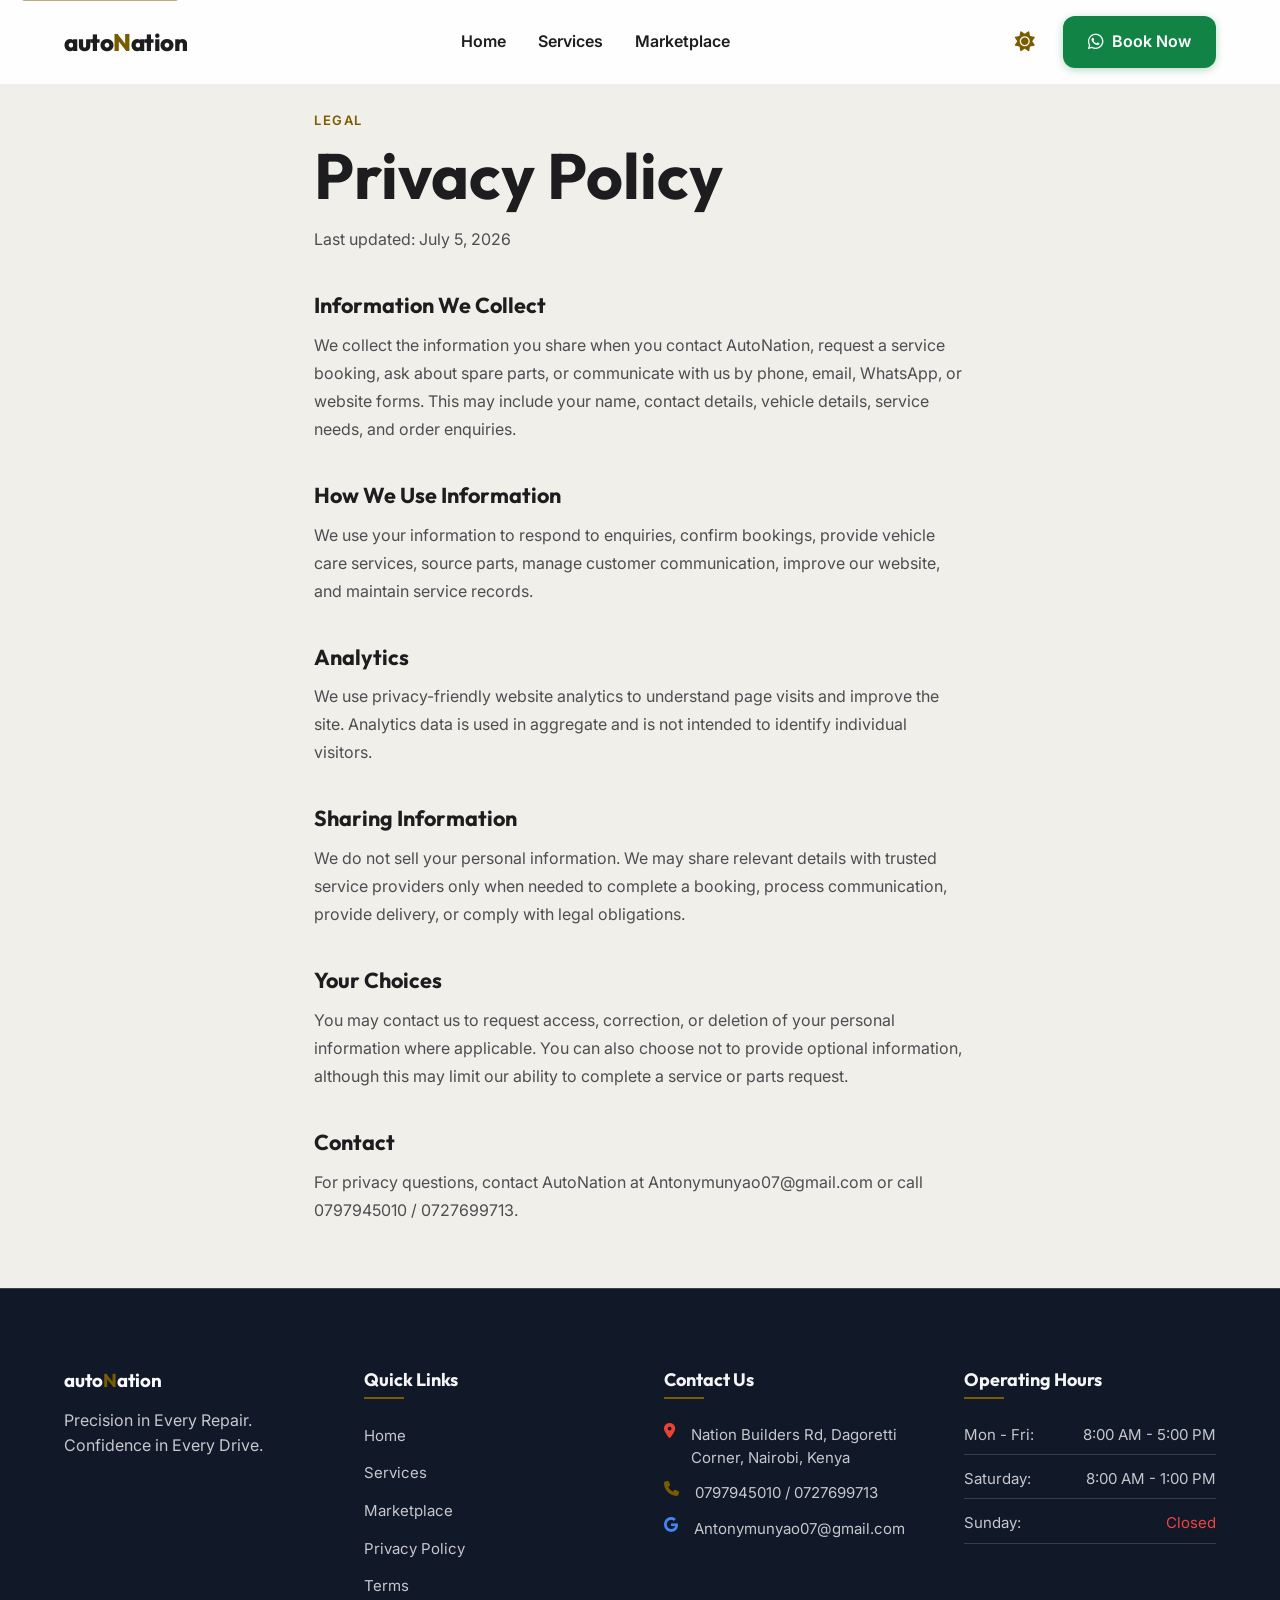
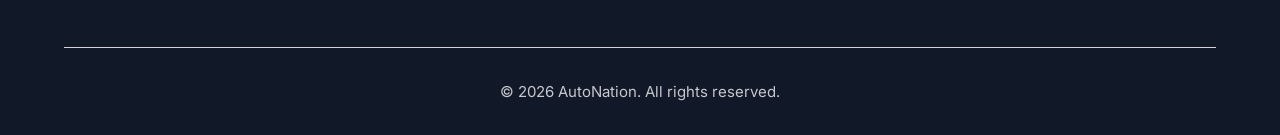
<file: privacy.html>
<!DOCTYPE html>
<html lang="en">

<head>
<!-- Google Tag Manager -->
<script>(function(w,d,s,l,i){w[l]=w[l]||[];w[l].push({'gtm.start':
new Date().getTime(),event:'gtm.js'});var f=d.getElementsByTagName(s)[0],
j=d.createElement(s),dl=l!='dataLayer'?'&l='+l:'';j.async=true;j.src=
'https://www.googletagmanager.com/gtm.js?id='+i+dl;f.parentNode.insertBefore(j,f);
})(window,document,'script','dataLayer','GTM-NV4STCWW');</script>
<!-- End Google Tag Manager -->
<!-- Google tag (gtag.js) -->
<script async src="https://www.googletagmanager.com/gtag/js?id=G-E40S2LSP0W"></script>
<script>
 window.dataLayer = window.dataLayer || [];
 function gtag(){dataLayer.push(arguments);}
 gtag('js', new Date());

 gtag('config', 'G-E40S2LSP0W');
</script>
    <meta charset="UTF-8">
    <meta name="viewport" content="width=device-width, initial-scale=1.0">
    <meta name="theme-color" content="#0F0F13">
    <title>Privacy Policy | AutoNation Garage</title>
    <link rel="icon" type="image/svg+xml" href="assets/icons/favicon.svg">
    <link rel="icon" type="image/png" sizes="32x32" href="assets/icons/favicon-32x32.png">
    <link rel="apple-touch-icon" sizes="180x180" href="assets/icons/apple-touch-icon.png">
    <meta name="description" content="Privacy Policy for AutoNation vehicle care, service booking, and marketplace enquiries in Nairobi.">
    <link rel="canonical" href="https://autonationgarage.com/privacy.html">

    <meta property="og:type" content="website">
    <meta property="og:url" content="https://autonationgarage.com/privacy.html">
    <meta property="og:title" content="Privacy Policy | AutoNation Garage">
    <meta property="og:description" content="Privacy Policy for AutoNation vehicle care, service booking, and marketplace enquiries in Nairobi.">
    <meta property="og:image" content="https://autonationgarage.com/assets/images/hero-diagnostic-1-optimized.webp">
    <meta property="og:image:width" content="1200">
    <meta property="og:image:height" content="900">
    <meta property="og:image:alt" content="AutoNation Garage technician performing a vehicle diagnostic inspection">
    <meta property="og:locale" content="en_KE">
    <meta property="og:site_name" content="AutoNation Garage">

    <meta name="twitter:card" content="summary_large_image">
    <meta name="twitter:title" content="Privacy Policy | AutoNation Garage">
    <meta name="twitter:description" content="Privacy Policy for AutoNation vehicle care, service booking, and marketplace enquiries in Nairobi.">
    <meta name="twitter:image" content="https://autonationgarage.com/assets/images/hero-diagnostic-1-optimized.webp">
    <meta name="twitter:image:alt" content="AutoNation Garage technician performing a vehicle diagnostic inspection">

    <style>
        :root { color-scheme: dark; background: #0F0F13; }
        html, body { margin: 0; background: #0F0F13; color: #F5F5F7; }
        [data-theme="light"] { color-scheme: light; background: #F5F5F7; }
        [data-theme="light"] body { background: #F5F5F7; color: #1D1D1F; }
    </style>
    <script>document.documentElement.classList.add('js');</script>
    <script>
        (() => {
            try {
                const savedTheme = localStorage.getItem('auto-nation-theme');
                const prefersLight = window.matchMedia('(prefers-color-scheme: light)').matches;
                if (savedTheme === 'light' || (!savedTheme && prefersLight)) {
                    document.documentElement.setAttribute('data-theme', 'light');
                }
            } catch (error) {}
        })();
    </script>
    <link rel="preconnect" href="https://fonts.googleapis.com">
    <link rel="preconnect" href="https://fonts.gstatic.com" crossorigin>
    <link rel="preconnect" href="https://cdnjs.cloudflare.com">
    <link rel="dns-prefetch" href="https://thesvg.org">
    <link rel="dns-prefetch" href="https://wa.me">

    <link rel="stylesheet" href="styles.css">
    <link rel="stylesheet" href="https://cdnjs.cloudflare.com/ajax/libs/font-awesome/6.5.2/css/all.min.css" media="print" onload="this.media='all'">
    <link href="https://fonts.googleapis.com/css2?family=Inter:wght@300;400;500;600;700;800&family=Outfit:wght@600;700;800&display=swap" rel="stylesheet" media="print" onload="this.media='all'">
    <noscript>
        <link rel="stylesheet" href="https://cdnjs.cloudflare.com/ajax/libs/font-awesome/6.5.2/css/all.min.css">
        <link href="https://fonts.googleapis.com/css2?family=Inter:wght@300;400;500;600;700;800&family=Outfit:wght@600;700;800&display=swap" rel="stylesheet">
    </noscript>
    <link rel="manifest" href="site.webmanifest">
</head>

<body>
<!-- Google Tag Manager (noscript) -->
<noscript><iframe src="https://www.googletagmanager.com/ns.html?id=GTM-NV4STCWW"
height="0" width="0" style="display:none;visibility:hidden"></iframe></noscript>
<!-- End Google Tag Manager (noscript) -->
    <a href="#main-content" class="skip-link">Skip to Content</a>

    <header>
    <nav class="navbar" id="navbar">
        <div class="logo">
            <a href="/" aria-label="Home" class="logo-text">auto<span class="text-accent">N</span>ation</a>
        </div>
        <ul class="nav-links" id="nav-links">
            <li><a href="index.html">Home</a></li>
            <li><a href="services.html">Services</a></li>
            <li><a href="marketplace.html">Marketplace</a></li>
        </ul>
        <div class="nav-actions">
            <button class="theme-toggle btn-icon" id="theme-toggle" aria-label="Toggle Theme"><i class="fas fa-sun"></i></button>
            <a href="https://wa.me/254797945010" class="btn btn-primary" target="_blank" rel="noopener noreferrer"><i class="fab fa-whatsapp"></i> Book Now</a>
            <button class="mobile-menu-btn" id="mobile-menu-btn" aria-label="Open menu"><i class="fas fa-bars"></i></button>
        </div>
    </nav>
</header>

    <main id="main-content" class="legal-page">
        <section aria-label="Privacy Policy content">
        <div class="container">
            <span class="sub-heading text-accent">Legal</span>
            <h1>Privacy Policy</h1>
            <p>Last updated: July 5, 2026</p>

            <h2>Information We Collect</h2>
            <p>We collect the information you share when you contact AutoNation, request a service booking, ask about spare parts, or communicate with us by phone, email, WhatsApp, or website forms. This may include your name, contact details, vehicle details, service needs, and order enquiries.</p>

            <h2>How We Use Information</h2>
            <p>We use your information to respond to enquiries, confirm bookings, provide vehicle care services, source parts, manage customer communication, improve our website, and maintain service records.</p>

            <h2>Analytics</h2>
            <p>We use privacy-friendly website analytics to understand page visits and improve the site. Analytics data is used in aggregate and is not intended to identify individual visitors.</p>

            <h2>Sharing Information</h2>
            <p>We do not sell your personal information. We may share relevant details with trusted service providers only when needed to complete a booking, process communication, provide delivery, or comply with legal obligations.</p>

            <h2>Your Choices</h2>
            <p>You may contact us to request access, correction, or deletion of your personal information where applicable. You can also choose not to provide optional information, although this may limit our ability to complete a service or parts request.</p>

            <h2>Contact</h2>
            <p>For privacy questions, contact AutoNation at Antonymunyao07@gmail.com or call 0797945010 / 0727699713.</p>
        </div>
        </section>
    </main>

    <footer id="about" class="footer dark-bg" role="contentinfo">
        <div class="container">
            <div class="footer-grid">
                <div class="footer-col">
                    <div class="logo"><h3>auto<span class="text-accent">N</span>ation</h3></div>
                    <p class="mt-2 text-gray">Precision in Every Repair. Confidence in Every Drive.</p>
                </div>
                <div class="footer-col">
                    <h4>Quick Links</h4>
                    <ul>
                        <li><a href="index.html">Home</a></li>
                        <li><a href="services.html">Services</a></li>
                        <li><a href="marketplace.html">Marketplace</a></li>
                        <li><a href="privacy.html">Privacy Policy</a></li>
                        <li><a href="terms.html">Terms</a></li>
                    </ul>
                </div>
                <div class="footer-col">
                    <h4>Contact Us</h4>
                    <ul class="contact-info">
                        <li><i class="fas fa-location-dot"></i> Nation Builders Rd, Dagoretti Corner, Nairobi, Kenya</li>
                        <li><i class="fas fa-phone text-accent"></i> <span><a href="tel:+254797945010">0797945010</a> / <a href="tel:+254727699713">0727699713</a></span></li>
                        <li><i class="fab fa-google"></i> <a href="mailto:Antonymunyao07@gmail.com">Antonymunyao07@gmail.com</a></li>
                    </ul>
                </div>
                <div class="footer-col">
                    <h4>Operating Hours</h4>
                    <ul class="hours-list">
                        <li><span>Mon - Fri:</span> <span>8:00 AM - 5:00 PM</span></li>
                        <li><span>Saturday:</span> <span>8:00 AM - 1:00 PM</span></li>
                        <li><span>Sunday:</span> <span class="text-danger">Closed</span></li>
                    </ul>
                </div>
            </div>
            <div class="footer-bottom"><p>&copy; 2026 AutoNation. All rights reserved.</p></div>
        </div>
    </footer>

    <script defer src="script.js"></script>
</body>

</html>
</file>
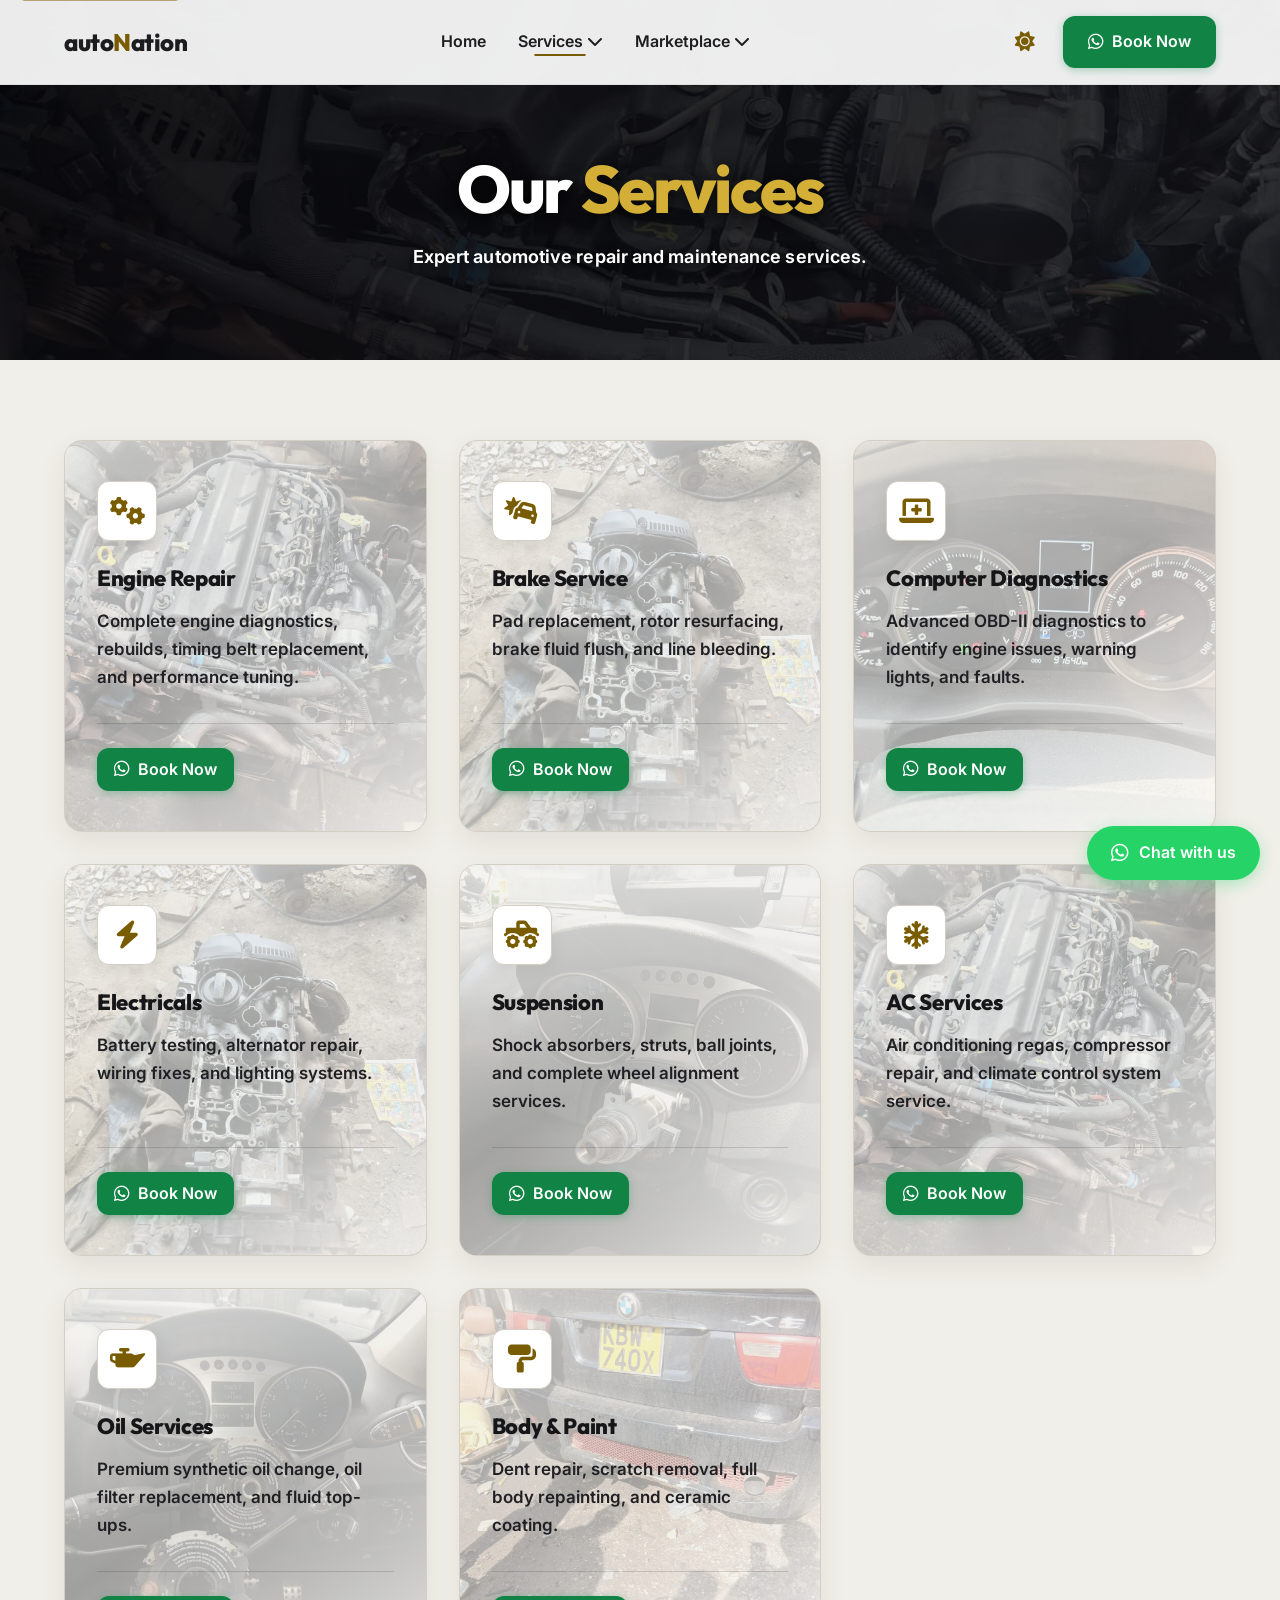
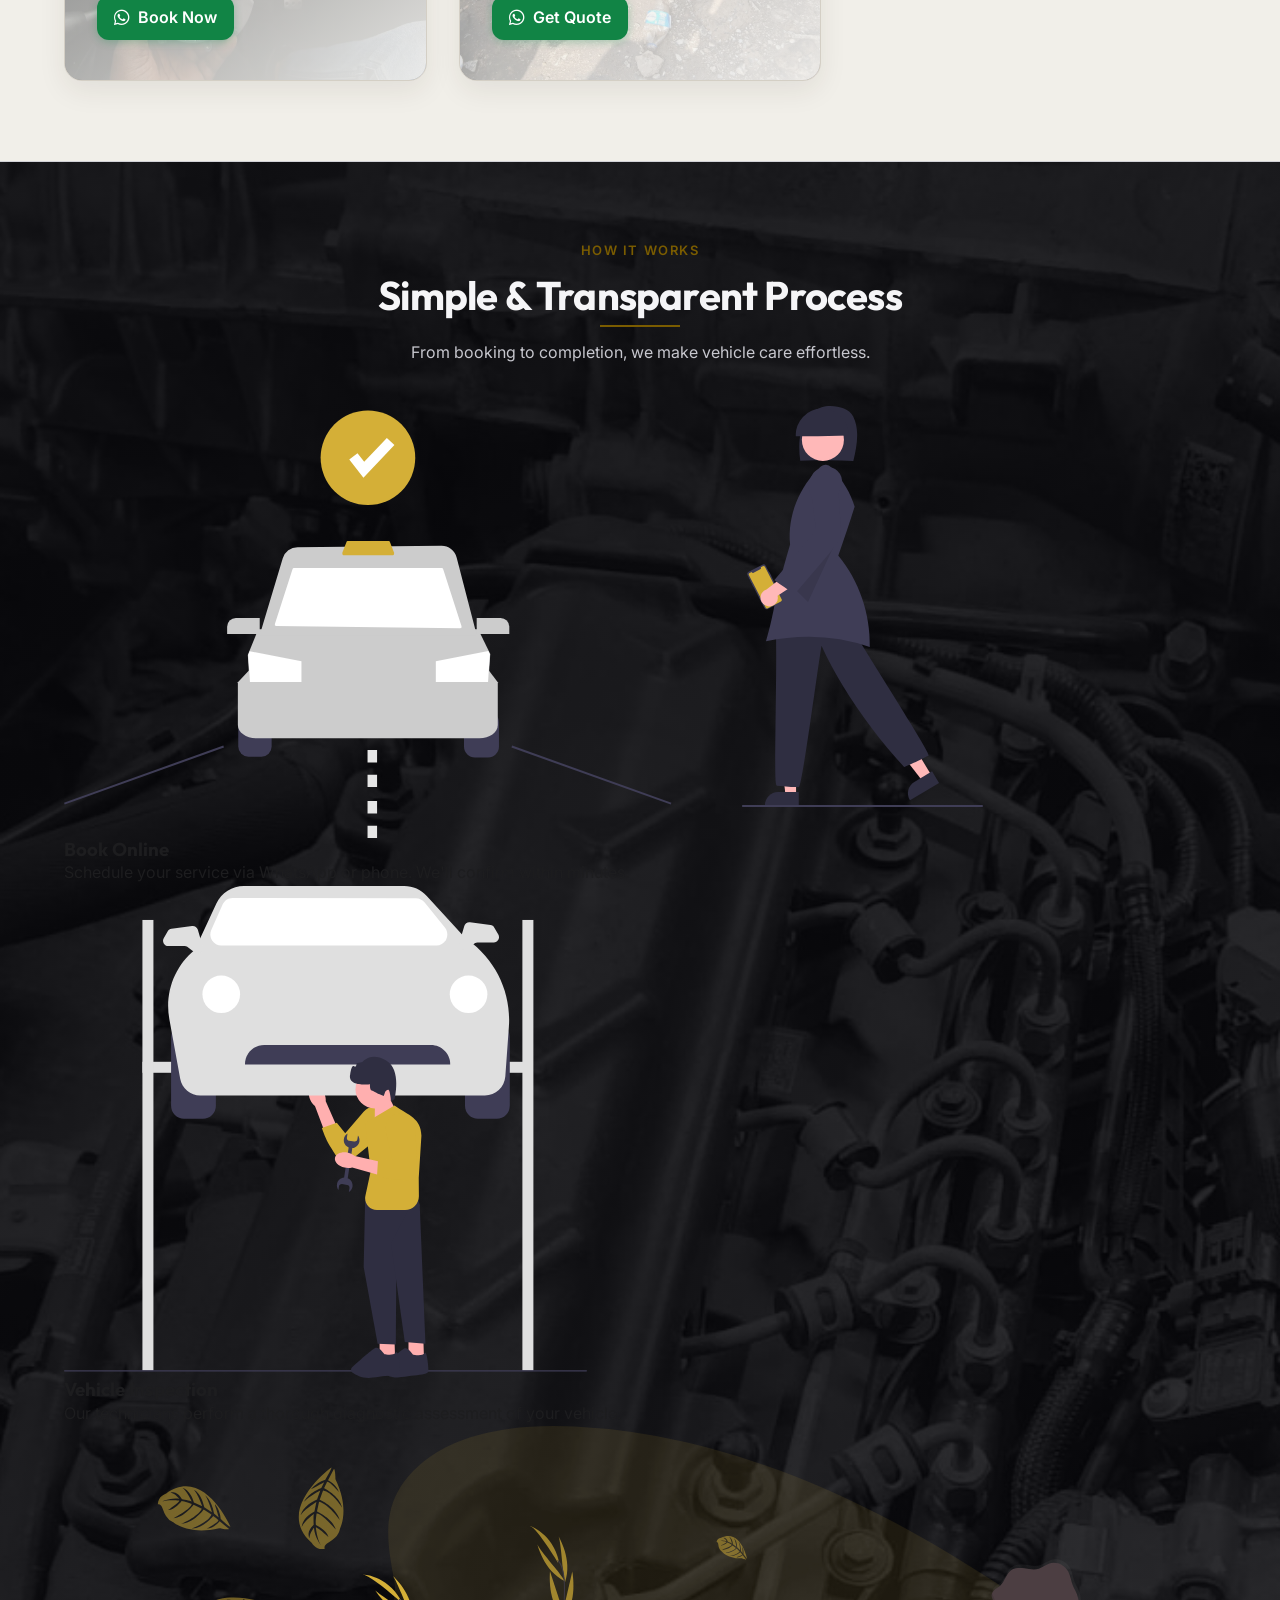
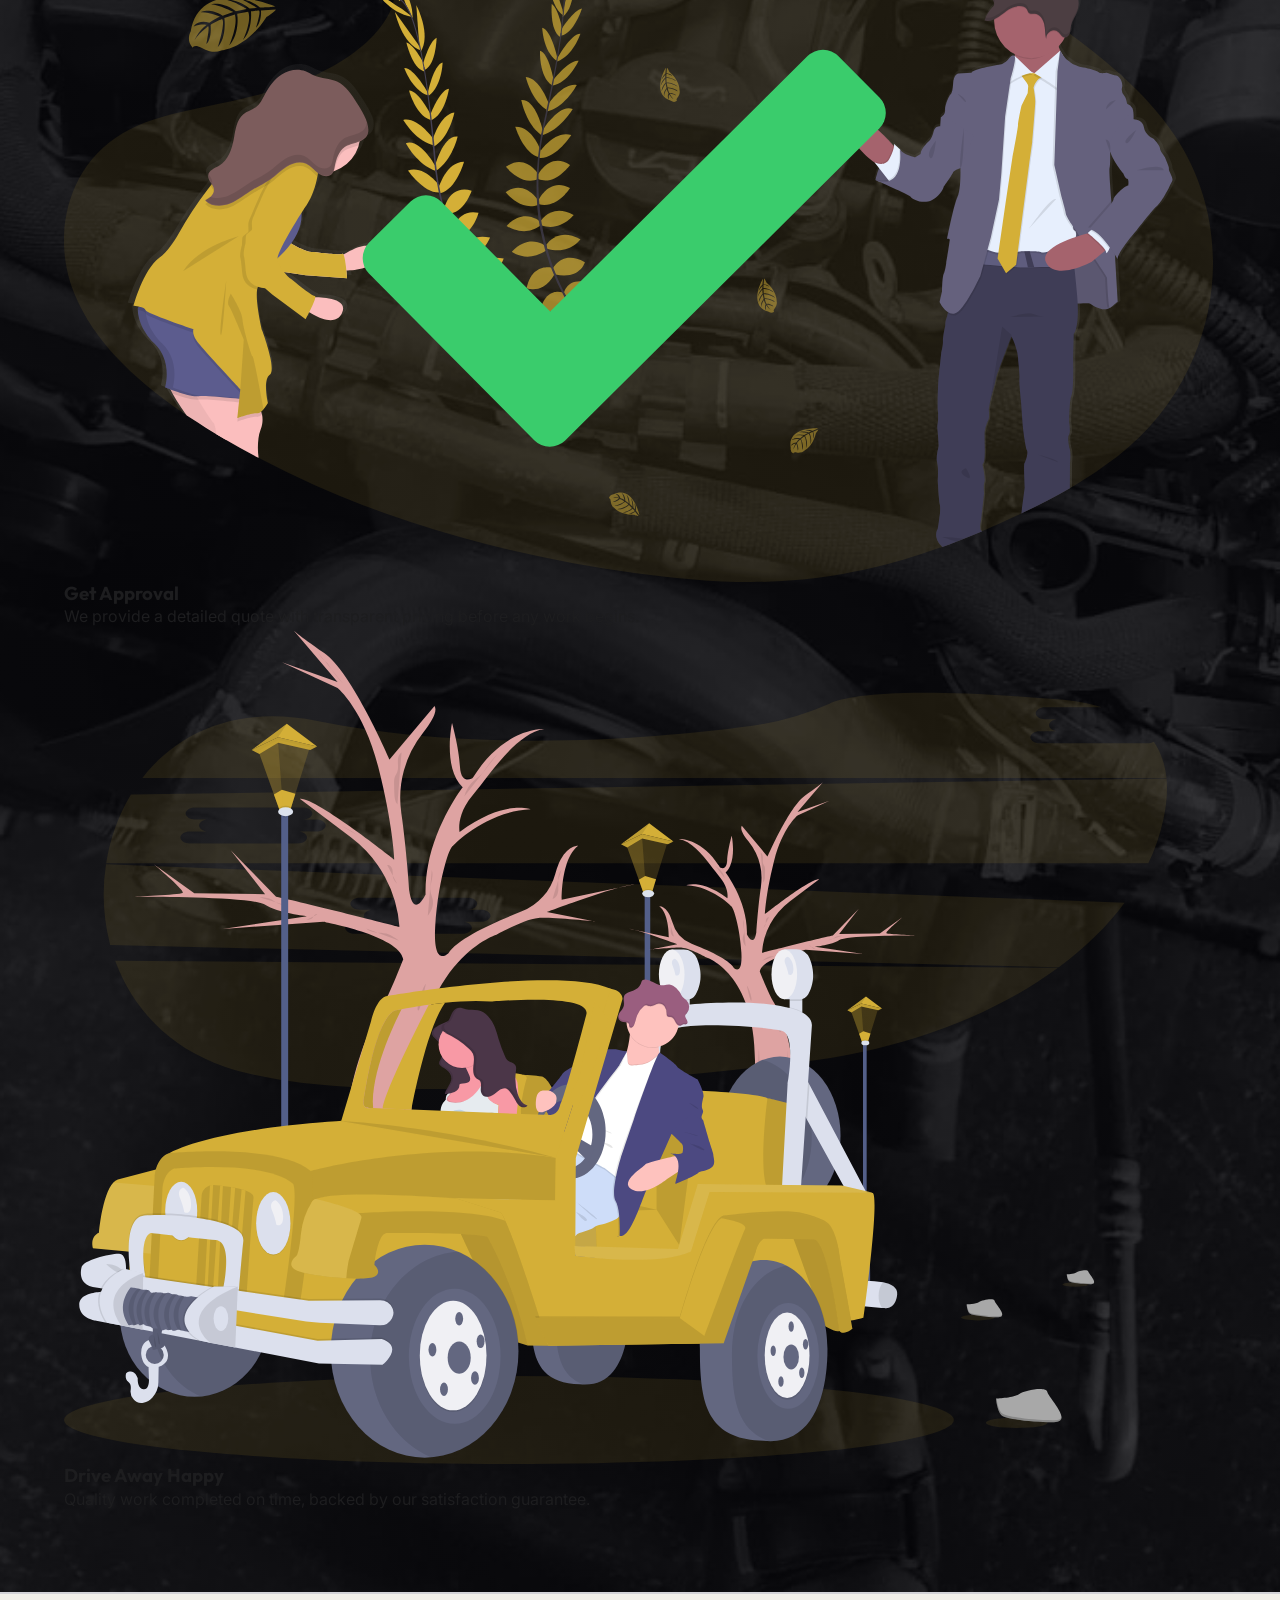
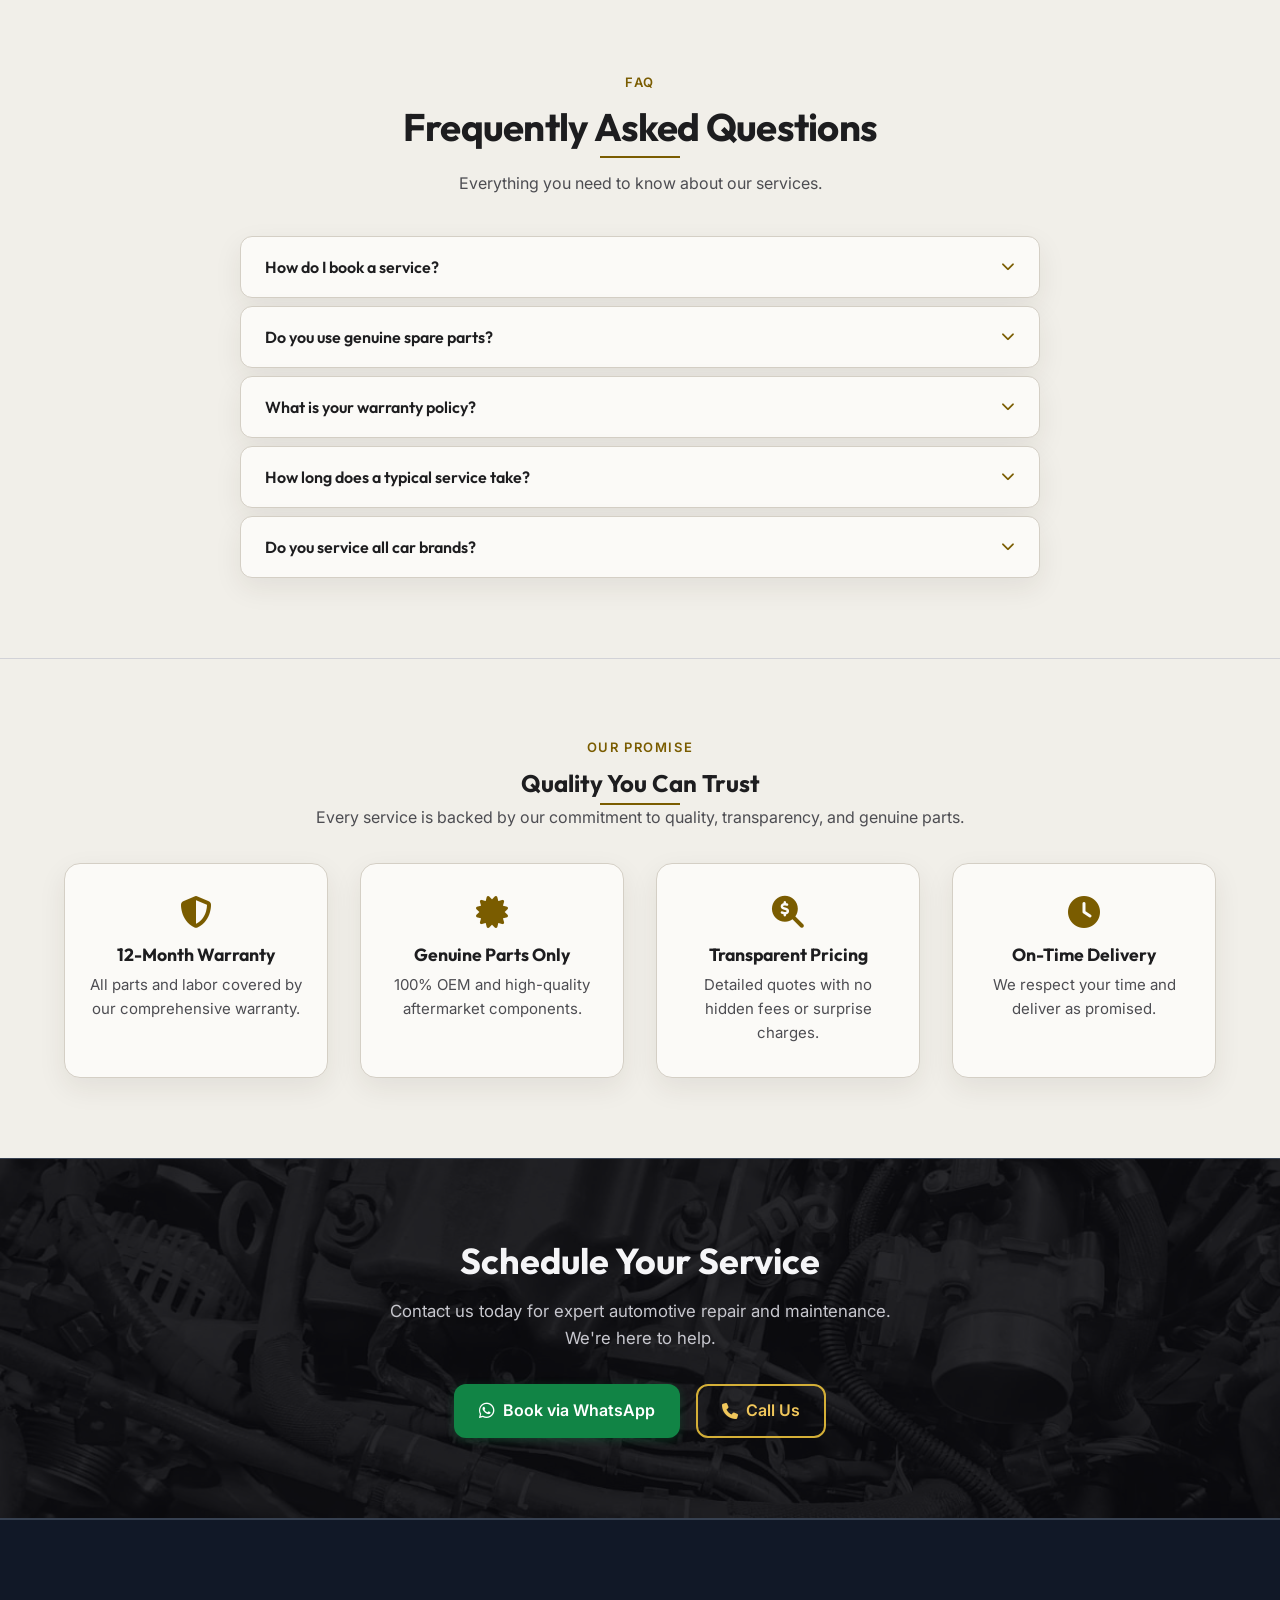
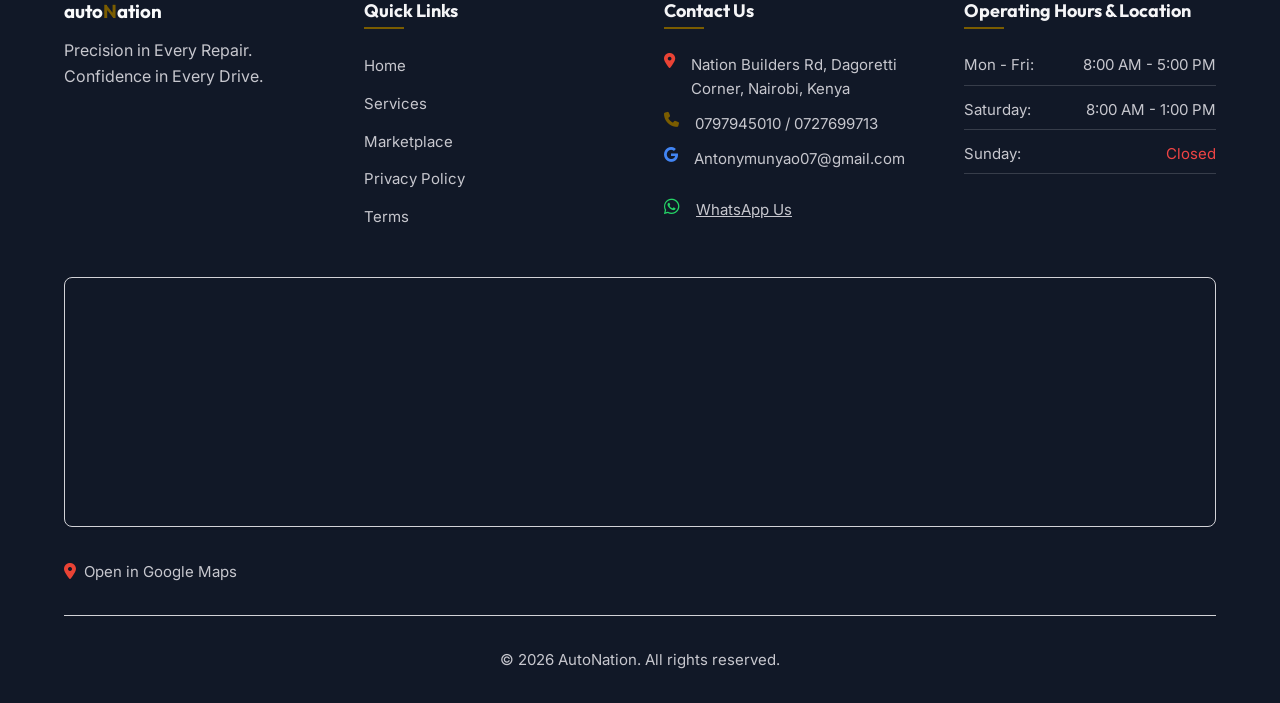
<file: services.html>
<!DOCTYPE html>
<html lang="en">

<head>
<!-- Google Tag Manager -->
<script>(function(w,d,s,l,i){w[l]=w[l]||[];w[l].push({'gtm.start':
new Date().getTime(),event:'gtm.js'});var f=d.getElementsByTagName(s)[0],
j=d.createElement(s),dl=l!='dataLayer'?'&l='+l:'';j.async=true;j.src=
'https://www.googletagmanager.com/gtm.js?id='+i+dl;f.parentNode.insertBefore(j,f);
})(window,document,'script','dataLayer','GTM-NV4STCWW');</script>
<!-- End Google Tag Manager -->
<!-- Google tag (gtag.js) -->
<script async src="https://www.googletagmanager.com/gtag/js?id=G-E40S2LSP0W"></script>
<script>
 window.dataLayer = window.dataLayer || [];
 function gtag(){dataLayer.push(arguments);}
 gtag('js', new Date());

 gtag('config', 'G-E40S2LSP0W');
</script>
    <meta charset="UTF-8">
    <meta name="viewport" content="width=device-width, initial-scale=1.0">
    <meta name="theme-color" content="#0F0F13">
    <title>Our Services | AutoNation Garage Nairobi</title>
    <link rel="icon" type="image/svg+xml" href="assets/icons/favicon.svg">
    <link rel="icon" type="image/png" sizes="32x32" href="assets/icons/favicon-32x32.png">
    <link rel="apple-touch-icon" sizes="180x180" href="assets/icons/apple-touch-icon.png">
    <meta name="description" content="Expert automotive repair services in Nairobi. Engine repair, brake service, diagnostics, electricals, suspension, AC, oil, and body & paint.">

    <link rel="canonical" href="https://autonationgarage.com/services.html">

    <meta property="og:type" content="website">
    <meta property="og:url" content="https://autonationgarage.com/services.html">
    <meta property="og:title" content="Our Services | AutoNation Garage Nairobi">
    <meta property="og:description" content="Expert automotive repair services in Nairobi. Engine repair, brake service, diagnostics, electricals, suspension, AC, oil, and body & paint.">
    <meta property="og:image" content="https://autonationgarage.com/assets/images/hero-diagnostic-1-optimized.webp">
    <meta property="og:image:width" content="1200">
    <meta property="og:image:height" content="900">
    <meta property="og:image:alt" content="AutoNation Garage technician performing a vehicle diagnostic inspection">
    <meta property="og:locale" content="en_KE">
    <meta property="og:site_name" content="AutoNation Garage">

    <meta name="twitter:card" content="summary_large_image">
    <meta name="twitter:title" content="Our Services | AutoNation Garage Nairobi">
    <meta name="twitter:description" content="Expert automotive repair services in Nairobi. Engine repair, brake service, diagnostics, and more.">
    <meta name="twitter:image" content="https://autonationgarage.com/assets/images/hero-diagnostic-1-optimized.webp">
    <meta name="twitter:image:alt" content="AutoNation Garage technician performing a vehicle diagnostic inspection">

    <script type="application/ld+json">
    {
        "@context": "https://schema.org",
        "@type": "AutoRepair",
        "name": "AutoNation Garage",
        "url": "https://autonationgarage.com/",
        "telephone": "+254797945010",
        "description": "Nairobi's premier destination for vehicle maintenance since 1979.",
        "address": { "@type": "PostalAddress", "streetAddress": "Nation Builders Rd, Dagoretti Corner", "addressLocality": "Nairobi", "addressCountry": "KE" }
    }
    </script>

    <script type="application/ld+json">
    {
        "@context": "https://schema.org",
        "@type": "ItemList",
        "name": "AutoNation Garage Services",
        "itemListElement": [
            { "@type": "Service", "position": 1, "name": "Engine Repair" },
            { "@type": "Service", "position": 2, "name": "Brake Service" },
            { "@type": "Service", "position": 3, "name": "Computer Diagnostics" },
            { "@type": "Service", "position": 4, "name": "Electricals" },
            { "@type": "Service", "position": 5, "name": "Suspension" },
            { "@type": "Service", "position": 6, "name": "AC Services" },
            { "@type": "Service", "position": 7, "name": "Oil Services" },
            { "@type": "Service", "position": 8, "name": "Body & Paint" }
        ]
    }
    </script>

    <style>
        :root { color-scheme: dark; background: #0F0F13; }
        html, body { margin: 0; background: #0F0F13; color: #F5F5F7; }
        [data-theme="light"] { color-scheme: light; background: #F5F5F7; }
        [data-theme="light"] body { background: #F5F5F7; color: #1D1D1F; }
    </style>
    <script>document.documentElement.classList.add('js');</script>
    <script>
        (() => {
            try {
                const savedTheme = localStorage.getItem('auto-nation-theme');
                const prefersLight = window.matchMedia('(prefers-color-scheme: light)').matches;
                if (savedTheme === 'light' || (!savedTheme && prefersLight)) {
                    document.documentElement.setAttribute('data-theme', 'light');
                }
            } catch (error) {}
        })();
    </script>
    <link rel="preconnect" href="https://fonts.googleapis.com">
    <link rel="preconnect" href="https://fonts.gstatic.com" crossorigin>
    <link rel="preconnect" href="https://cdnjs.cloudflare.com">
    <link rel="dns-prefetch" href="https://thesvg.org">
    <link rel="dns-prefetch" href="https://wa.me">

    <link rel="stylesheet" href="styles.css">
    <link rel="stylesheet" href="https://cdnjs.cloudflare.com/ajax/libs/font-awesome/6.5.2/css/all.min.css" media="print" onload="this.media='all'">
    <link href="https://fonts.googleapis.com/css2?family=Inter:wght@300;400;500;600;700;800&family=Outfit:wght@600;700;800&display=swap" rel="stylesheet" media="print" onload="this.media='all'">
    <noscript>
        <link rel="stylesheet" href="https://cdnjs.cloudflare.com/ajax/libs/font-awesome/6.5.2/css/all.min.css">
        <link href="https://fonts.googleapis.com/css2?family=Inter:wght@300;400;500;600;700;800&family=Outfit:wght@600;700;800&display=swap" rel="stylesheet">
    </noscript>
    <link rel="manifest" href="site.webmanifest">
</head>

<body class="services-page">
<!-- Google Tag Manager (noscript) -->
<noscript><iframe src="https://www.googletagmanager.com/ns.html?id=GTM-NV4STCWW"
height="0" width="0" style="display:none;visibility:hidden"></iframe></noscript>
<!-- End Google Tag Manager (noscript) -->
    <!-- Skip to Content -->
    <a href="#main-content" class="skip-link">Skip to Content</a>

    <!-- Floating WhatsApp Button -->
    <a href="https://wa.me/254797945010" class="floating-whatsapp" target="_blank" rel="noopener noreferrer" aria-label="Chat with us on WhatsApp">
        <i class="fab fa-whatsapp"></i> Chat with us
    </a>

    <!-- Navigation -->
    <nav class="navbar" id="navbar">
        <div class="logo">
            <a href="/" aria-label="Home" class="logo-text">auto<span class="text-accent">N</span>ation</a>
        </div>

        <ul class="nav-links" id="nav-links">
            <li><a href="index.html">Home</a></li>
            <li class="dropdown">
                <a href="services.html" class="active">Services <i class="fas fa-chevron-down"></i></a>
                <div class="dropdown-content">
                    <a href="#engine">Engine Repair</a>
                    <a href="#brakes">Brake Repair</a>
                    <a href="#diagnostics">Diagnostics</a>
                    <a href="#electricals">Electricals</a>
                    <a href="#suspension">Suspension</a>
                    <a href="#ac">AC Services</a>
                    <a href="#oil">Oil Services</a>
                    <a href="#body">Body & Paint</a>
                </div>
            </li>
            <li class="dropdown">
                <a href="marketplace.html">Marketplace <i class="fas fa-chevron-down"></i></a>
                <div class="dropdown-content">
                    <a href="marketplace.html#parts">Spare Parts</a>
                    <a href="marketplace.html#accessories">Accessories</a>
                    <a href="marketplace.html#electricals">Electricals</a>
                </div>
            </li>
        </ul>

        <div class="nav-actions">
            <button class="theme-toggle btn-icon" id="theme-toggle" aria-label="Toggle Theme">
                <i class="fas fa-sun"></i>
            </button>
            <a href="https://wa.me/254797945010" class="btn btn-primary" target="_blank" rel="noopener noreferrer">
                <i class="fab fa-whatsapp"></i> Book Now
            </a>
            <button class="mobile-menu-btn" id="mobile-menu-btn" aria-label="Open menu">
                <i class="fas fa-bars"></i>
            </button>
        </div>
    </nav>

    <!-- Main Content -->
    <main id="main-content">

    <!-- Page Header -->
    <header class="hero"
        style="height: 40vh; background-image: url('assets/images/hero-engine-1.webp');" role="banner">
        <div class="hero-overlay"></div>
        <div class="hero-content text-center" style="padding-top: 80px; margin: 0 auto;">
            <h1 class="slide-in-right">Our <span class="text-accent">Services</span></h1>
            <p class="hero-description fade-in mx-auto">Expert automotive repair and maintenance services.</p>
        </div>
    </header>

    <section class="services-section section-reveal">
        <div class="container">
            <h2 class="sr-only">Automotive Services</h2>
            <div class="services-grid">
                <!-- Engine -->
                <div id="engine" class="service-card glass-panel stagger-item">
                    <div class="service-card__bg" style="background-image: url('assets/images/hero-engine-1.webp');"></div>
                    <div class="service-icon"><i class="fas fa-cogs"></i></div>
                    <h3>Engine Repair</h3>
                    <p>Complete engine diagnostics, rebuilds, timing belt replacement, and performance tuning.</p>
                    <div class="service-footer">
                        <a href="https://wa.me/254797945010?text=I'd like to book Engine Repair" class="btn btn-primary"
                            style="padding: 0.5rem 1rem;"><i class="fab fa-whatsapp"></i> Book Now</a>
                    </div>
                </div>

                <!-- Brakes -->
                <div id="brakes" class="service-card glass-panel stagger-item">
                    <div class="service-card__bg" style="background-image: url('assets/images/hero-engine-2.webp');"></div>
                    <div class="service-icon"><i class="fas fa-car-crash"></i></div>
                    <h3>Brake Service</h3>
                    <p>Pad replacement, rotor resurfacing, brake fluid flush, and line bleeding.</p>
                    <div class="service-footer">
                        <a href="https://wa.me/254797945010?text=I'd like to book Brake Service" class="btn btn-primary"
                            style="padding: 0.5rem 1rem;"><i class="fab fa-whatsapp"></i> Book Now</a>
                    </div>
                </div>

                <!-- Diagnostics -->
                <div id="diagnostics" class="service-card glass-panel stagger-item">
                    <div class="service-card__bg" style="background-image: url('assets/images/hero-diagnostic-1.webp');"></div>
                    <div class="service-icon"><i class="fas fa-laptop-medical"></i></div>
                    <h3>Computer Diagnostics</h3>
                    <p>Advanced OBD-II diagnostics to identify engine issues, warning lights, and faults.</p>
                    <div class="service-footer">
                        <a href="https://wa.me/254797945010?text=I'd like to book Diagnostics" class="btn btn-primary"
                            style="padding: 0.5rem 1rem;"><i class="fab fa-whatsapp"></i> Book Now</a>
                    </div>
                </div>

                <!-- Electricals -->
                <div id="electricals" class="service-card glass-panel stagger-item">
                    <div class="service-card__bg" style="background-image: url('assets/images/hero-engine-2.webp');"></div>
                    <div class="service-icon"><i class="fas fa-bolt"></i></div>
                    <h3>Electricals</h3>
                    <p>Battery testing, alternator repair, wiring fixes, and lighting systems.</p>
                    <div class="service-footer">
                        <a href="https://wa.me/254797945010?text=I'd like to book Electricals" class="btn btn-primary"
                            style="padding: 0.5rem 1rem;"><i class="fab fa-whatsapp"></i> Book Now</a>
                    </div>
                </div>

                <!-- Suspension -->
                <div id="suspension" class="service-card glass-panel stagger-item">
                    <div class="service-card__bg" style="background-image: url('assets/images/hero-inspection-4.webp');"></div>
                    <div class="service-icon"><i class="fas fa-truck-monster"></i></div>
                    <h3>Suspension</h3>
                    <p>Shock absorbers, struts, ball joints, and complete wheel alignment services.</p>
                    <div class="service-footer">
                        <a href="https://wa.me/254797945010?text=I'd like to book Suspension" class="btn btn-primary"
                            style="padding: 0.5rem 1rem;"><i class="fab fa-whatsapp"></i> Book Now</a>
                    </div>
                </div>

                <!-- AC -->
                <div id="ac" class="service-card glass-panel stagger-item">
                    <div class="service-card__bg" style="background-image: url('assets/images/hero-engine-1.webp');"></div>
                    <div class="service-icon"><i class="fas fa-snowflake"></i></div>
                    <h3>AC Services</h3>
                    <p>Air conditioning regas, compressor repair, and climate control system service.</p>
                    <div class="service-footer">
                        <a href="https://wa.me/254797945010?text=I'd like to book AC Services" class="btn btn-primary"
                            style="padding: 0.5rem 1rem;"><i class="fab fa-whatsapp"></i> Book Now</a>
                    </div>
                </div>

                <!-- Oil -->
                <div id="oil" class="service-card glass-panel stagger-item">
                    <div class="service-card__bg" style="background-image: url('assets/images/hero-inspection-3.webp');"></div>
                    <div class="service-icon"><i class="fas fa-oil-can"></i></div>
                    <h3>Oil Services</h3>
                    <p>Premium synthetic oil change, oil filter replacement, and fluid top-ups.</p>
                    <div class="service-footer">
                        <a href="https://wa.me/254797945010?text=I'd like to book Oil Services" class="btn btn-primary"
                            style="padding: 0.5rem 1rem;"><i class="fab fa-whatsapp"></i> Book Now</a>
                    </div>
                </div>

                <!-- Body -->
                <div id="body" class="service-card glass-panel stagger-item">
                    <div class="service-card__bg" style="background-image: url('assets/images/hero-car-2.webp');"></div>
                    <div class="service-icon"><i class="fas fa-paint-roller"></i></div>
                    <h3>Body & Paint</h3>
                    <p>Dent repair, scratch removal, full body repainting, and ceramic coating.</p>
                    <div class="service-footer">
                        <a href="https://wa.me/254797945010?text=I'd like a quote for Body & Paint" class="btn btn-primary"
                            style="padding: 0.5rem 1rem;"><i class="fab fa-whatsapp"></i> Get Quote</a>
                    </div>
                </div>
            </div>
        </div>
    </section>

    <!-- How It Works Section -->
    <section id="process" class="process-section section-reveal">
        <div class="container">
            <div class="section-header text-center">
                <span class="sub-heading text-accent">How It Works</span>
                <h2 class="section-reveal line-wipe">Simple & Transparent Process</h2>
                <p>From booking to completion, we make vehicle care effortless.</p>
            </div>
            <div class="process-grid">
                <div class="process-step stagger-item">
                    <img src="assets/images/process-booking.svg" alt="Book Online" class="process-step__image" loading="lazy" decoding="async">
                    <h3>Book Online</h3>
                    <p>Schedule your service via WhatsApp or phone. We'll confirm within minutes.</p>
                </div>
                <div class="process-step stagger-item">
                    <img src="assets/images/process-inspection.svg" alt="Vehicle Inspection" class="process-step__image" loading="lazy" decoding="async">
                    <h3>Vehicle Inspection</h3>
                    <p>Our technicians perform a thorough diagnostic assessment of your vehicle.</p>
                </div>
                <div class="process-step stagger-item">
                    <img src="assets/images/process-approval.svg" alt="Get Approval" class="process-step__image" loading="lazy" decoding="async">
                    <h3>Get Approval</h3>
                    <p>We provide a detailed quote with transparent pricing before any work begins.</p>
                </div>
                <div class="process-step stagger-item">
                    <img src="assets/images/process-drive.svg" alt="Drive Away Happy" class="process-step__image" loading="lazy" decoding="async">
                    <h3>Drive Away Happy</h3>
                    <p>Quality work completed on time, backed by our satisfaction guarantee.</p>
                </div>
            </div>
        </div>
    </section>

    <!-- FAQ Section -->
    <section id="faq" class="faq-section section-reveal">
        <div class="container">
            <div class="section-header text-center">
                <span class="sub-heading text-accent">FAQ</span>
                <h2 class="section-reveal line-wipe">Frequently Asked Questions</h2>
                <p>Everything you need to know about our services.</p>
            </div>
            <div class="faq-list">
                <div class="faq-item stagger-item">
                    <button class="faq-question" aria-expanded="false" aria-controls="services-faq-answer-1">
                        <span>How do I book a service?</span>
                        <i class="fas fa-chevron-down"></i>
                    </button>
                    <div class="faq-answer" id="services-faq-answer-1">Simply click the "Book Now" button or send us a message on WhatsApp. We'll respond within minutes to confirm your appointment.</div>
                </div>
                <div class="faq-item stagger-item">
                    <button class="faq-question" aria-expanded="false" aria-controls="services-faq-answer-2">
                        <span>Do you use genuine spare parts?</span>
                        <i class="fas fa-chevron-down"></i>
                    </button>
                    <div class="faq-answer" id="services-faq-answer-2">Yes. We use 100% genuine OEM and high-quality aftermarket parts sourced directly from authorized distributors.</div>
                </div>
                <div class="faq-item stagger-item">
                    <button class="faq-question" aria-expanded="false" aria-controls="services-faq-answer-3">
                        <span>What is your warranty policy?</span>
                        <i class="fas fa-chevron-down"></i>
                    </button>
                    <div class="faq-answer" id="services-faq-answer-3">All our services come with a 12-month warranty on parts and labor. We stand behind every repair we complete.</div>
                </div>
                <div class="faq-item stagger-item">
                    <button class="faq-question" aria-expanded="false" aria-controls="services-faq-answer-4">
                        <span>How long does a typical service take?</span>
                        <i class="fas fa-chevron-down"></i>
                    </button>
                    <div class="faq-answer" id="services-faq-answer-4">Standard services take 2-4 hours. Complex repairs may require longer. We'll provide a precise time estimate when you book.</div>
                </div>
                <div class="faq-item stagger-item">
                    <button class="faq-question" aria-expanded="false" aria-controls="services-faq-answer-5">
                        <span>Do you service all car brands?</span>
                        <i class="fas fa-chevron-down"></i>
                    </button>
                    <div class="faq-answer" id="services-faq-answer-5">We service all major makes including Toyota, Nissan, Mazda, Subaru, Mercedes-Benz, BMW, and Volkswagen.</div>
                </div>
            </div>
        </div>
    </section>

    <!-- Warranty & Genuine Parts Guarantee -->
    <section id="guarantee" class="guarantee-section section-reveal">
        <div class="container text-center">
            <span class="sub-heading text-accent">Our Promise</span>
            <h2 class="section-reveal line-wipe">Quality You Can Trust</h2>
            <p>Every service is backed by our commitment to quality, transparency, and genuine parts.</p>
            <div class="guarantee-grid">
                <div class="guarantee-card stagger-item">
                    <i class="fas fa-shield-alt"></i>
                    <h3>12-Month Warranty</h3>
                    <p>All parts and labor covered by our comprehensive warranty.</p>
                </div>
                <div class="guarantee-card stagger-item">
                    <i class="fas fa-certificate"></i>
                    <h3>Genuine Parts Only</h3>
                    <p>100% OEM and high-quality aftermarket components.</p>
                </div>
                <div class="guarantee-card stagger-item">
                    <i class="fas fa-search-dollar"></i>
                    <h3>Transparent Pricing</h3>
                    <p>Detailed quotes with no hidden fees or surprise charges.</p>
                </div>
                <div class="guarantee-card stagger-item">
                    <i class="fas fa-clock"></i>
                    <h3>On-Time Delivery</h3>
                    <p>We respect your time and deliver as promised.</p>
                </div>
            </div>
        </div>
    </section>

    <!-- Book Service CTA -->
    <section class="cta-section section-reveal">
        <div class="cta-bg" style="background-image: url('assets/images/hero-engine-1.webp');"></div>
        <div class="container text-center">
            <h2 class="slide-in-left">Schedule Your Service</h2>
            <p>Contact us today for expert automotive repair and maintenance. We're here to help.</p>
            <div class="cta-buttons">
                <a href="https://wa.me/254797945010?text=I'd like to book a service" class="btn btn-primary"><i class="fab fa-whatsapp"></i> Book via WhatsApp</a>
            <a href="tel:+254797945010" class="btn btn-outline"><i class="fas fa-phone"></i> Call Us</a>
            </div>
        </div>
    </section>

    </main>

    <!-- Footer with Map -->
    <footer id="about" class="footer dark-bg section-reveal" role="contentinfo">
        <div class="container">
            <div class="footer-grid">
                <div class="footer-col">
                    <div class="logo">
                        <h3>auto<span class="text-accent">N</span>ation</h3>
                    </div>
                    <p class="mt-2 text-gray">Precision in Every Repair. Confidence in Every Drive.</p>
                </div>
                <div class="footer-col">
                    <h4>Quick Links</h4>
                    <ul>
                        <li><a href="index.html">Home</a></li>
                        <li><a href="services.html">Services</a></li>
                        <li><a href="marketplace.html">Marketplace</a></li>
                        <li><a href="privacy.html">Privacy Policy</a></li>
                        <li><a href="terms.html">Terms</a></li>
                    </ul>
                </div>
                <div class="footer-col">
                    <h4>Contact Us</h4>
                    <ul class="contact-info">
                        <li><i class="fas fa-location-dot"></i> Nation Builders Rd, Dagoretti Corner, Nairobi, Kenya</li>
                        <li><i class="fas fa-phone text-accent"></i> <span><a href="tel:+254797945010">0797945010</a> / <a href="tel:+254727699713">0727699713</a></span></li>
                        <li><i class="fab fa-google"></i> <a href="mailto:Antonymunyao07@gmail.com">Antonymunyao07@gmail.com</a></li>
                        <li class="mt-2"><i class="fab fa-whatsapp"></i> <a href="https://wa.me/254797945010" target="_blank" rel="noopener noreferrer" class="whatsapp-link">WhatsApp Us</a></li>
                    </ul>
                </div>
                <div class="footer-col">
                    <h4>Operating Hours & Location</h4>
                    <ul class="hours-list">
                        <li><span>Mon - Fri:</span> <span>8:00 AM - 5:00 PM</span></li>
                        <li><span>Saturday:</span> <span>8:00 AM - 1:00 PM</span></li>
                        <li><span>Sunday:</span> <span class="text-danger">Closed</span></li>
                    </ul>
                </div>
            </div>

            <!-- Professional Wide Google Map -->
            <div class="map-container">
                <iframe title="AutoNation location map" src="https://www.google.com/maps/embed?pb=!1m18!1m12!1m3!1d2000!2d36.7542386!3d-1.2982621!2m3!1f0!2f0!3f0!3m2!1i1024!2i768!4f13.1!3m3!1m2!1s0x182f1b89eec6193d%3A0x6fa7ae890b171ad5!2sDagoretti+Corner!5e0!3m2!1sen!2ske!4v1700000000000!5m2!1sen!2ske" allowfullscreen="" loading="lazy" referrerpolicy="no-referrer-when-downgrade"></iframe>
            </div>
            <a href="https://maps.google.com/?q=Dagoretti+Corner,Nairobi" target="_blank" rel="noopener noreferrer" class="map-open-link"><i class="fas fa-location-dot"></i> Open in Google Maps</a>

            <div class="footer-bottom">
                <p>&copy; 2026 AutoNation. All rights reserved.</p>
            </div>
        </div>
    </footer>

    <script defer src="script.js"></script>
</body>

</html>
</file>
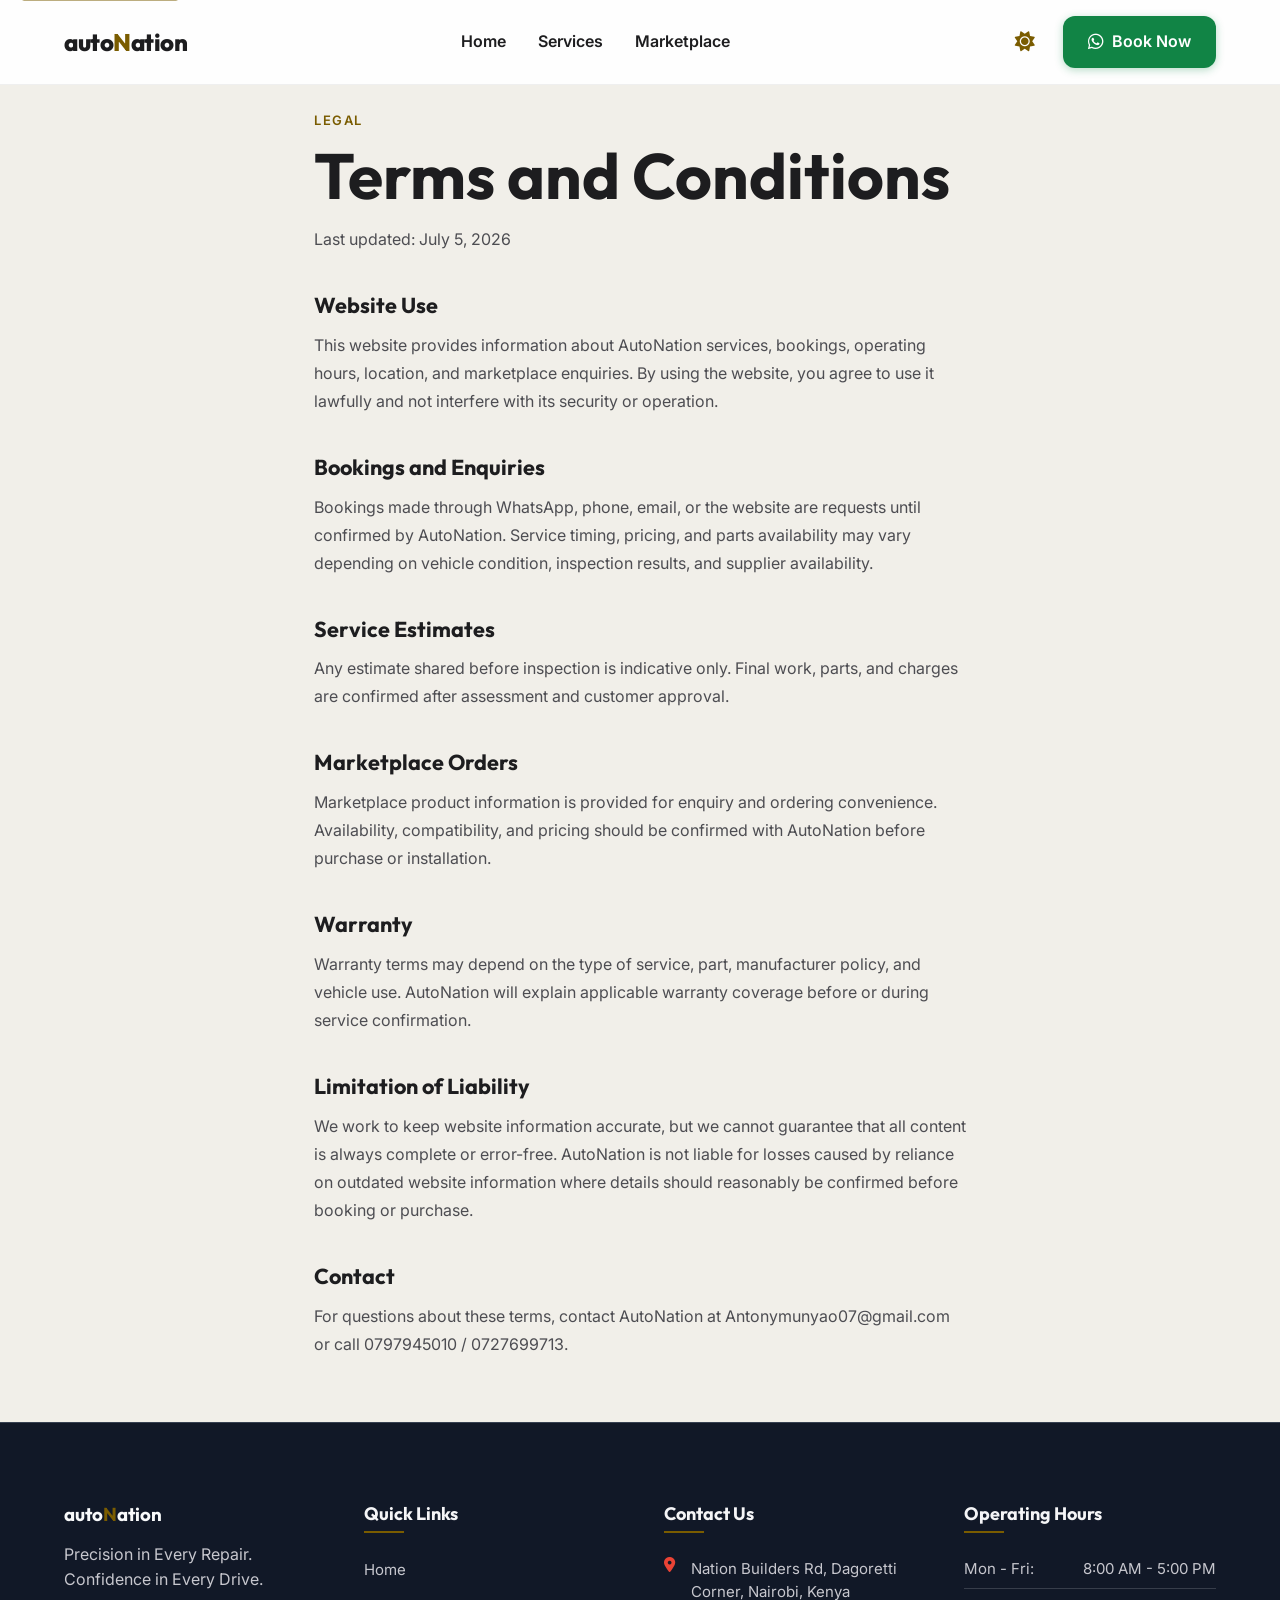
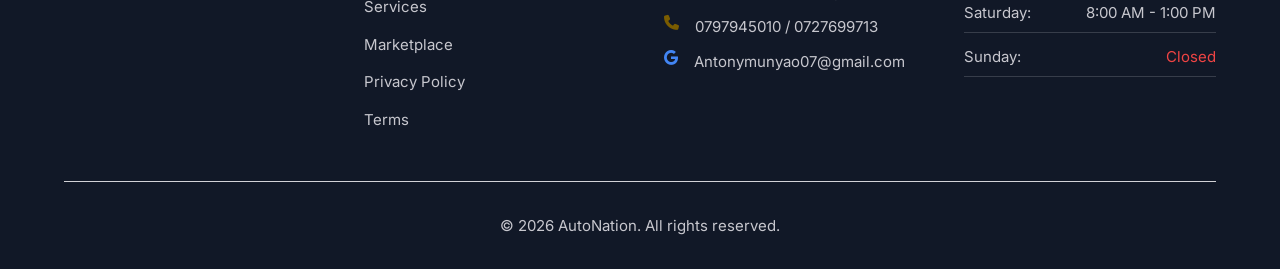
<file: terms.html>
<!DOCTYPE html>
<html lang="en">

<head>
<!-- Google Tag Manager -->
<script>(function(w,d,s,l,i){w[l]=w[l]||[];w[l].push({'gtm.start':
new Date().getTime(),event:'gtm.js'});var f=d.getElementsByTagName(s)[0],
j=d.createElement(s),dl=l!='dataLayer'?'&l='+l:'';j.async=true;j.src=
'https://www.googletagmanager.com/gtm.js?id='+i+dl;f.parentNode.insertBefore(j,f);
})(window,document,'script','dataLayer','GTM-NV4STCWW');</script>
<!-- End Google Tag Manager -->
<!-- Google tag (gtag.js) -->
<script async src="https://www.googletagmanager.com/gtag/js?id=G-E40S2LSP0W"></script>
<script>
 window.dataLayer = window.dataLayer || [];
 function gtag(){dataLayer.push(arguments);}
 gtag('js', new Date());

 gtag('config', 'G-E40S2LSP0W');
</script>
    <meta charset="UTF-8">
    <meta name="viewport" content="width=device-width, initial-scale=1.0">
    <meta name="theme-color" content="#0F0F13">
    <title>Terms and Conditions | AutoNation Garage</title>
    <link rel="icon" type="image/svg+xml" href="assets/icons/favicon.svg">
    <link rel="icon" type="image/png" sizes="32x32" href="assets/icons/favicon-32x32.png">
    <link rel="apple-touch-icon" sizes="180x180" href="assets/icons/apple-touch-icon.png">
    <meta name="description" content="Terms and Conditions for AutoNation vehicle service bookings, marketplace enquiries, and website use.">
    <link rel="canonical" href="https://autonationgarage.com/terms.html">

    <meta property="og:type" content="website">
    <meta property="og:url" content="https://autonationgarage.com/terms.html">
    <meta property="og:title" content="Terms and Conditions | AutoNation Garage">
    <meta property="og:description" content="Terms and Conditions for AutoNation vehicle service bookings, marketplace enquiries, and website use.">
    <meta property="og:image" content="https://autonationgarage.com/assets/images/hero-diagnostic-1-optimized.webp">
    <meta property="og:image:width" content="1200">
    <meta property="og:image:height" content="900">
    <meta property="og:image:alt" content="AutoNation Garage technician performing a vehicle diagnostic inspection">
    <meta property="og:locale" content="en_KE">
    <meta property="og:site_name" content="AutoNation Garage">

    <meta name="twitter:card" content="summary_large_image">
    <meta name="twitter:title" content="Terms and Conditions | AutoNation Garage">
    <meta name="twitter:description" content="Terms and Conditions for AutoNation vehicle service bookings, marketplace enquiries, and website use.">
    <meta name="twitter:image" content="https://autonationgarage.com/assets/images/hero-diagnostic-1-optimized.webp">
    <meta name="twitter:image:alt" content="AutoNation Garage technician performing a vehicle diagnostic inspection">

    <style>
        :root { color-scheme: dark; background: #0F0F13; }
        html, body { margin: 0; background: #0F0F13; color: #F5F5F7; }
        [data-theme="light"] { color-scheme: light; background: #F5F5F7; }
        [data-theme="light"] body { background: #F5F5F7; color: #1D1D1F; }
    </style>
    <script>document.documentElement.classList.add('js');</script>
    <script>
        (() => {
            try {
                const savedTheme = localStorage.getItem('auto-nation-theme');
                const prefersLight = window.matchMedia('(prefers-color-scheme: light)').matches;
                if (savedTheme === 'light' || (!savedTheme && prefersLight)) {
                    document.documentElement.setAttribute('data-theme', 'light');
                }
            } catch (error) {}
        })();
    </script>
    <link rel="preconnect" href="https://fonts.googleapis.com">
    <link rel="preconnect" href="https://fonts.gstatic.com" crossorigin>
    <link rel="preconnect" href="https://cdnjs.cloudflare.com">
    <link rel="dns-prefetch" href="https://thesvg.org">
    <link rel="dns-prefetch" href="https://wa.me">

    <link rel="stylesheet" href="styles.css">
    <link rel="stylesheet" href="https://cdnjs.cloudflare.com/ajax/libs/font-awesome/6.5.2/css/all.min.css" media="print" onload="this.media='all'">
    <link href="https://fonts.googleapis.com/css2?family=Inter:wght@300;400;500;600;700;800&family=Outfit:wght@600;700;800&display=swap" rel="stylesheet" media="print" onload="this.media='all'">
    <noscript>
        <link rel="stylesheet" href="https://cdnjs.cloudflare.com/ajax/libs/font-awesome/6.5.2/css/all.min.css">
        <link href="https://fonts.googleapis.com/css2?family=Inter:wght@300;400;500;600;700;800&family=Outfit:wght@600;700;800&display=swap" rel="stylesheet">
    </noscript>
    <link rel="manifest" href="site.webmanifest">
</head>

<body>
<!-- Google Tag Manager (noscript) -->
<noscript><iframe src="https://www.googletagmanager.com/ns.html?id=GTM-NV4STCWW"
height="0" width="0" style="display:none;visibility:hidden"></iframe></noscript>
<!-- End Google Tag Manager (noscript) -->
    <a href="#main-content" class="skip-link">Skip to Content</a>

    <header>
    <nav class="navbar" id="navbar">
        <div class="logo">
            <a href="/" aria-label="Home" class="logo-text">auto<span class="text-accent">N</span>ation</a>
        </div>
        <ul class="nav-links" id="nav-links">
            <li><a href="index.html">Home</a></li>
            <li><a href="services.html">Services</a></li>
            <li><a href="marketplace.html">Marketplace</a></li>
        </ul>
        <div class="nav-actions">
            <button class="theme-toggle btn-icon" id="theme-toggle" aria-label="Toggle Theme"><i class="fas fa-sun"></i></button>
            <a href="https://wa.me/254797945010" class="btn btn-primary" target="_blank" rel="noopener noreferrer"><i class="fab fa-whatsapp"></i> Book Now</a>
            <button class="mobile-menu-btn" id="mobile-menu-btn" aria-label="Open menu"><i class="fas fa-bars"></i></button>
        </div>
    </nav>
</header>

    <main id="main-content" class="legal-page">
        <section aria-label="Terms and Conditions content">
        <div class="container">
            <span class="sub-heading text-accent">Legal</span>
            <h1>Terms and Conditions</h1>
            <p>Last updated: July 5, 2026</p>

            <h2>Website Use</h2>
            <p>This website provides information about AutoNation services, bookings, operating hours, location, and marketplace enquiries. By using the website, you agree to use it lawfully and not interfere with its security or operation.</p>

            <h2>Bookings and Enquiries</h2>
            <p>Bookings made through WhatsApp, phone, email, or the website are requests until confirmed by AutoNation. Service timing, pricing, and parts availability may vary depending on vehicle condition, inspection results, and supplier availability.</p>

            <h2>Service Estimates</h2>
            <p>Any estimate shared before inspection is indicative only. Final work, parts, and charges are confirmed after assessment and customer approval.</p>

            <h2>Marketplace Orders</h2>
            <p>Marketplace product information is provided for enquiry and ordering convenience. Availability, compatibility, and pricing should be confirmed with AutoNation before purchase or installation.</p>

            <h2>Warranty</h2>
            <p>Warranty terms may depend on the type of service, part, manufacturer policy, and vehicle use. AutoNation will explain applicable warranty coverage before or during service confirmation.</p>

            <h2>Limitation of Liability</h2>
            <p>We work to keep website information accurate, but we cannot guarantee that all content is always complete or error-free. AutoNation is not liable for losses caused by reliance on outdated website information where details should reasonably be confirmed before booking or purchase.</p>

            <h2>Contact</h2>
            <p>For questions about these terms, contact AutoNation at Antonymunyao07@gmail.com or call 0797945010 / 0727699713.</p>
        </div>
        </section>
    </main>

    <footer id="about" class="footer dark-bg" role="contentinfo">
        <div class="container">
            <div class="footer-grid">
                <div class="footer-col">
                    <div class="logo"><h3>auto<span class="text-accent">N</span>ation</h3></div>
                    <p class="mt-2 text-gray">Precision in Every Repair. Confidence in Every Drive.</p>
                </div>
                <div class="footer-col">
                    <h4>Quick Links</h4>
                    <ul>
                        <li><a href="index.html">Home</a></li>
                        <li><a href="services.html">Services</a></li>
                        <li><a href="marketplace.html">Marketplace</a></li>
                        <li><a href="privacy.html">Privacy Policy</a></li>
                        <li><a href="terms.html">Terms</a></li>
                    </ul>
                </div>
                <div class="footer-col">
                    <h4>Contact Us</h4>
                    <ul class="contact-info">
                        <li><i class="fas fa-location-dot"></i> Nation Builders Rd, Dagoretti Corner, Nairobi, Kenya</li>
                        <li><i class="fas fa-phone text-accent"></i> <span><a href="tel:+254797945010">0797945010</a> / <a href="tel:+254727699713">0727699713</a></span></li>
                        <li><i class="fab fa-google"></i> <a href="mailto:Antonymunyao07@gmail.com">Antonymunyao07@gmail.com</a></li>
                    </ul>
                </div>
                <div class="footer-col">
                    <h4>Operating Hours</h4>
                    <ul class="hours-list">
                        <li><span>Mon - Fri:</span> <span>8:00 AM - 5:00 PM</span></li>
                        <li><span>Saturday:</span> <span>8:00 AM - 1:00 PM</span></li>
                        <li><span>Sunday:</span> <span class="text-danger">Closed</span></li>
                    </ul>
                </div>
            </div>
            <div class="footer-bottom"><p>&copy; 2026 AutoNation. All rights reserved.</p></div>
        </div>
    </footer>

    <script defer src="script.js"></script>
</body>

</html>
</file>
<file: styles.css>
/* =========================================
   VARIABLES & DESIGN SYSTEM (V2 Stealth Luxury)
========================================= */
:root {
    /* Apple-Inspired Design System — Default Dark */

    /* Backgrounds */
    --primary-bg: #0F0F13;
    --secondary-bg: #1C1C21;
    --dark-bg: #050508;
    --card-bg: rgba(255, 255, 255, 0.04);

    /* Accent */
    --accent-color: #D4AF37;
    --accent-hover: #b5952f;
    --accent-subtle: rgba(212, 175, 55, 0.12);

    /* Text */
    --text-dark: #F5F5F7;
    --text-muted: #A1A1A6;
    --text-light: #F5F5F7;
    --text-gray: #A1A1A6;
    --text-caption: rgba(255, 255, 255, 0.55);

    /* Borders */
    --border-color: #2A2A35;
    --border-dark: #111116;
    --border-subtle: rgba(255, 255, 255, 0.06);

    /* Shadows — Apple subtle */
    --shadow-sm: 0 1px 3px rgba(0, 0, 0, 0.3);
    --shadow-md: 0 4px 12px rgba(0, 0, 0, 0.25);
    --shadow-lg: 0 8px 24px rgba(0, 0, 0, 0.3);
    --shadow-glow: 0 0 20px rgba(212, 175, 55, 0.25);

    /* Focus */
    --focus-ring: 0 0 0 3px rgba(212, 175, 55, 0.5);
    --focus-ring-offset: 2px;

    /* Radius — Apple 8pt-based scale */
    --radius-sm: 8px;
    --radius-md: 12px;
    --radius-lg: 18px;

    /* Motion — Apple cubic-bezier */
    --ease-apple: cubic-bezier(0.4, 0, 0.6, 1);
    --ease-spring: cubic-bezier(0.34, 1.56, 0.64, 1);
    --transition: color 0.3s var(--ease-apple), background-color 0.3s var(--ease-apple), border-color 0.3s var(--ease-apple), box-shadow 0.3s var(--ease-apple);

    /* Legacy aliases */
    --border-radius: 8px;
    --border-radius-lg: 16px;
}

/* =========================================
   MOTION KEYFRAMES
========================================= */
@keyframes navFadeDown {
    from { opacity: 0; transform: translateY(-16px); }
    to { opacity: 1; transform: translateY(0); }
}


/* Light Theme Overrides — Apple Warm White */
[data-theme="light"] {
    --primary-bg: #F5F5F7;
    --secondary-bg: #FFFFFF;
    --dark-bg: #1F2937;
    --card-bg: rgba(255, 255, 255, 0.85);
    --accent-color: #7A5C00;
    --accent-hover: #5f4700;

    --text-dark: #1D1D1F;
    --text-muted: #565656;
    --text-light: #F9FAFB;
    --text-gray: #565656;
    --text-caption: rgba(0, 0, 0, 0.45);

    --border-color: #D2D2D7;
    --border-dark: #374151;
    --border-subtle: rgba(0, 0, 0, 0.06);

    --shadow-sm: 0 1px 3px rgba(0, 0, 0, 0.04);
    --shadow-md: 0 4px 12px rgba(0, 0, 0, 0.06);
    --shadow-lg: 0 8px 24px rgba(0, 0, 0, 0.08);
    --shadow-glow: 0 0 24px rgba(212, 175, 55, 0.35);
}

[data-theme="light"] .logo-text,
[data-theme="light"] .nav-links a,
[data-theme="light"] .mobile-menu-btn,
[data-theme="light"] .dropdown-content a {
    color: var(--text-dark);
}

[data-theme="light"] .btn-secondary {
    color: var(--text-dark);
    background-color: rgba(0, 0, 0, 0.04);
    border-color: rgba(0, 0, 0, 0.08);
}

[data-theme="light"] .badge {
    backdrop-filter: none;
    background-color: rgba(212, 175, 55, 0.1);
    border-color: rgba(212, 175, 55, 0.25);
}

/* Light theme — carousel overlay uses adaptable dark gradient */

/* Cards as elevated white surfaces on warm sections */
[data-theme="light"] .glass-panel,
[data-theme="light"] .testimonial-card,
[data-theme="light"] .guarantee-card,
[data-theme="light"] .category-card,
[data-theme="light"] .review-card,
[data-theme="light"] .compatibility-item,
[data-theme="light"] .faq-item,
[data-theme="light"] .service-icon {
    background: var(--secondary-bg);
}

[data-theme="light"] .trust-row-item {
    color: var(--text-dark);
}

[data-theme="light"] .navbar {
    background-color: rgba(255, 255, 255, 0.92);
    border-bottom-color: rgba(0, 0, 0, 0.06);
}

[data-theme="light"] .dropdown-content {
    border-color: var(--border-color);
}

[data-theme="light"] .service-footer {
    border-top-color: var(--border-color);
}

[data-theme="light"] .service-card__bg {
    background-size: cover;
    background-position: center;
    background-repeat: no-repeat;
    filter: saturate(0.82) contrast(1.02) brightness(0.92);
    opacity: 0.58;
    mix-blend-mode: normal;
}

[data-theme="light"] .hours-list li {
    border-bottom-color: var(--border-color);
}

/* === LIGHT THEME — HERO CAROUSEL === */
[data-theme="light"] .slide-overlay-bg {
    background: radial-gradient(ellipse at center, rgba(5,5,8,0.1) 0%, rgba(5,5,8,0.4) 100%);
}
[data-theme="light"] .slide-overlay-text {
    color: #fff;
    text-shadow: 0 2px 20px rgba(0,0,0,0.4);
}
[data-theme="light"] .slide-overlay-sub {
    color: rgba(255,255,255,0.7);
}
[data-theme="light"] .slide-trust span {
    color: rgba(255,255,255,0.55);
}
[data-theme="light"] .full-banner-section .btn-outline {
    border-color: rgba(255,255,255,0.3);
    color: #fff;
}
[data-theme="light"] .full-banner-section .btn-outline:hover {
    background: rgba(255,255,255,0.06);
    border-color: rgba(255,255,255,0.6);
}
[data-theme="light"] .slider-arrow {
    background: rgba(255,255,255,0.85);
    color: #1D1D1F;
    opacity: 0.8;
}
[data-theme="light"] .slider-arrow:hover {
    background: #fff;
    color: #000;
    opacity: 1;
}
[data-theme="light"] .dot {
    background: rgba(255,255,255,0.35);
}
[data-theme="light"] .dot:hover {
    background: rgba(255,255,255,0.6);
}

/* === LIGHT THEME — BRANDS SECTION === */
[data-theme="light"] .brand-card {
    background: rgba(0,0,0,0.02);
    border-color: rgba(0,0,0,0.06);
}
[data-theme="light"] .brand-card:hover {
    border-color: color-mix(in srgb, var(--brand-color, #d4af37) 30%, rgba(0,0,0,0.1));
}
[data-theme="light"] .brand-card__caption {
    color: color-mix(in srgb, var(--brand-color, #888) 45%, #1D1D1F);
}

/* === LIGHT THEME — SECTION BACKGROUNDS === */
[data-theme="light"] .services-section,
[data-theme="light"] .testimonials-section,
[data-theme="light"] .faq-section,
[data-theme="light"] .process-section,
[data-theme="light"] .reviews-section,
[data-theme="light"] .guarantee-section,
[data-theme="light"] .cta-section,
[data-theme="light"] .compatibility-section {
    background: var(--secondary-bg);
}
[data-theme="light"] .why-us-section {
    background: var(--dark-bg);
}
[data-theme="light"] .process-section::before {
    display: none;
}
[data-theme="light"] .process-section .section-header p {
    color: var(--text-muted);
}

/* === LIGHT THEME — CARDS & PANELS === */
[data-theme="light"] .compatibility-item {
    background: var(--card-bg);
}
[data-theme="light"] .category-card {
    background: var(--secondary-bg);
}
[data-theme="light"] .faq-answer {
    color: var(--text-muted);
}
[data-theme="light"] .faq-question {
    color: var(--text-dark);
}

/* === LIGHT THEME — NAVBAR REFINEMENT === */
[data-theme="light"] .navbar {
    backdrop-filter: blur(20px);
    -webkit-backdrop-filter: blur(20px);
}

/* === LIGHT THEME — FOOTER STAYS DARK (intentional) === */

/* =========================================
   GLOBAL STYLES
========================================= */
* {
    margin: 0;
    padding: 0;
    box-sizing: border-box;
}

body {
    font-family: 'Inter', sans-serif;
    background-color: var(--primary-bg);
    color: var(--text-dark);
    line-height: 1.6;
    overflow-x: hidden;
    transition: background-color 0.3s ease, color 0.3s ease;
}

h1,
h2,
h3,
h4,
h5,
h6 {
    font-family: 'Outfit', sans-serif;
    font-weight: 700;
    line-height: 1.2;
    color: var(--text-dark);
    transition: color 0.3s ease;
}

a {
    text-decoration: none;
    color: inherit;
    transition: color 0.3s ease;
}

ul {
    list-style: none;
}

img {
    max-width: 100%;
    height: auto;
    display: block;
}

/* Apple-style Scrollbar */
::-webkit-scrollbar {
    width: 6px;
    height: 6px;
}
::-webkit-scrollbar-track {
    background: transparent;
}
::-webkit-scrollbar-thumb {
    background: rgba(128, 128, 128, 0.3);
    border-radius: 3px;
}
::-webkit-scrollbar-thumb:hover {
    background: rgba(128, 128, 128, 0.5);
}

/* Smooth scroll container */
html {
    scroll-behavior: smooth;
}
main {
    scroll-snap-type: y proximity;
}

.container {
    max-width: 1280px;
    margin: 0 auto;
    padding: 0 5%;
}

.text-center {
    text-align: center;
}

.text-accent {
    color: var(--accent-color) !important;
}

.text-light {
    color: var(--text-light) !important;
}

.text-gray {
    color: var(--text-gray) !important;
}

.text-danger {
    color: #ef4444 !important;
}

.mt-2 {
    margin-top: 1rem;
}

.mt-4 {
    margin-top: 2rem;
}

.dark-bg {
    background-color: var(--dark-bg);
    color: var(--text-light);
    transition: background-color 0.3s ease;
}

.dark-bg h2,
.dark-bg h3,
.dark-bg h4 {
    color: var(--text-light);
}

.dark-bg .split-content .sub-heading {
    letter-spacing: 0.18em;
    opacity: 0.85;
}

.dark-bg .split-content h2 {
    font-size: clamp(1.75rem, 3.5vw, 2.5rem);
    font-weight: 800;
    letter-spacing: -0.02em;
    line-height: 1.15;
    margin-bottom: 1rem;
}

.dark-bg .split-content > p {
    font-size: 1.1rem;
    font-weight: 400;
    line-height: 1.65;
    opacity: 0.85;
    max-width: 540px;
}

.dark-bg .feature-list li {
    font-size: 1rem;
    font-weight: 450;
    color: var(--text-light);
    opacity: 0.9;
    margin-bottom: 0.85rem;
    gap: 0.85rem;
}

.dark-bg .feature-list li i {
    font-size: 0.95rem;
    opacity: 0.9;
}

/* Utility: WhatsApp link */
.whatsapp-link {
    text-decoration: underline;
}

/* Map container (used in footer & contact sections) */
.map-container {
    width: 100%;
    height: 250px;
    margin-bottom: 2rem;
    margin-top: 1.5rem;
    border-radius: var(--border-radius);
    overflow: hidden;
    box-shadow: var(--shadow-sm);
    border: 1px solid var(--border-color);
}

.map-container iframe {
    border: 0;
    width: 100%;
    height: 100%;
}

.map-open-link {
    display: inline-flex;
    align-items: center;
    gap: 0.5rem;
    margin-bottom: 2rem;
    color: var(--text-gray);
    font-size: 0.875rem;
    text-decoration: none;
    transition: color 0.2s ease;
}

.map-open-link:hover {
    color: #EA4335;
}

.map-open-link i {
    color: #EA4335;
    font-size: 1rem;
}

/* Utility: Full-bleed image inside a container */
.fill-image {
    width: 100%;
    height: 100%;
    object-fit: cover;
}

/* Screen Reader Only */
.sr-only {
    position: absolute;
    width: 1px;
    height: 1px;
    padding: 0;
    margin: -1px;
    overflow: hidden;
    clip: rect(0, 0, 0, 0);
    white-space: nowrap;
    border: 0;
}

/* Skip to Content */
.skip-link {
    position: absolute;
    transform: translateY(-100%);
    left: 1rem;
    background: var(--accent-color);
    color: #000;
    padding: 0.75rem 1.5rem;
    border-radius: var(--border-radius);
    font-weight: 700;
    z-index: 10000;
    transition: transform 0.2s ease;
}
.skip-link:focus {
    transform: translateY(0);
}
.skip-link:focus-visible {
    outline: 3px solid var(--accent-color);
    outline-offset: 2px;
}

/* =========================================
   BUTTONS & BADGES
========================================= */
.btn {
    display: inline-flex;
    align-items: center;
    justify-content: center;
    gap: 0.5rem;
    padding: 0.75rem 1.5rem;
    border-radius: var(--radius-md);
    font-weight: 600;
    font-size: 1rem;
    cursor: pointer;
    transition: background 0.25s var(--ease-apple), color 0.25s var(--ease-apple), transform 0.25s var(--ease-apple), box-shadow 0.25s var(--ease-apple);
    border: none;
    -webkit-tap-highlight-color: transparent;
}

.btn-primary {
    background: #118445;
    color: white;
    border: 1px solid transparent;
    box-shadow: 0 2px 8px rgba(18, 140, 74, 0.3);
}

.btn-primary:hover {
    background: #075E54;
    transform: translateY(-1px);
    box-shadow: 0 4px 16px rgba(18, 140, 74, 0.4);
}

.btn-primary .fa-whatsapp {
    color: white;
    font-size: 18px;
    transition: color 200ms ease-out;
}

@media (hover: hover) {
    .btn-primary:hover .fa-whatsapp {
        color: white;
    }
}

@media (max-width: 768px) {
    .btn-primary .fa-whatsapp {
        font-size: 16px;
    }
}

.footer .fa-whatsapp {
    color: #25D366;
    font-size: 18px;
    transition: color 200ms ease-out;
}

@media (hover: hover) {
    .footer .fa-whatsapp:hover {
        color: #128C7E;
    }
}

@media (max-width: 768px) {
    .footer .fa-whatsapp {
        font-size: 16px;
    }
}

.btn-secondary {
    background-color: rgba(128, 128, 128, 0.1);
    color: var(--text-light);
    backdrop-filter: blur(10px);
    border: 1px solid rgba(128, 128, 128, 0.2);
}

.btn:active {
    transform: scale(0.97);
    transition-duration: 0.08s;
}

.btn-outline {
    background-color: transparent;
    color: var(--accent-color);
    border: 2px solid var(--accent-color);
}

.btn-outline:hover {
    background: rgba(212, 175, 55, 0.06);
}

.btn-icon {
    width: 40px;
    height: 40px;
    border-radius: 50%;
    background-color: var(--secondary-bg);
    color: var(--accent-color);
    display: flex;
    align-items: center;
    justify-content: center;
    transition: background-color 0.22s ease, color 0.22s ease, transform 0.22s ease;
    border: 1px solid rgba(212, 175, 55, 0.2);
    cursor: pointer;
}

.btn-icon:focus-visible,
.btn:focus-visible,
.floating-whatsapp:focus-visible {
    outline: 2px solid var(--accent-color);
    outline-offset: var(--focus-ring-offset);
    box-shadow: var(--focus-ring);
}

/* Touch target minimum */
.btn-icon,
.floating-whatsapp,
.social-links a,
.mobile-menu-btn {
    min-width: 44px;
    min-height: 44px;
}

.theme-toggle {
    background: transparent;
    border: none;
    font-size: 1.25rem;
    margin-right: 1rem;
    cursor: pointer;
    -webkit-tap-highlight-color: transparent;
}
.theme-toggle i {
    transition: transform 0.35s var(--ease-spring);
    display: inline-block;
}
.theme-toggle.rotated i {
    transform: rotate(360deg) scale(0.85);
}

.badge {
    display: inline-block;
    padding: 0.4rem 1rem;
    border-radius: 9999px;
    background-color: rgba(212, 175, 55, 0.15);
    color: var(--accent-color);
    border: 1px solid rgba(212, 175, 55, 0.3);
    font-size: 0.875rem;
    font-weight: 600;
    text-transform: uppercase;
    letter-spacing: 1px;
    margin-right: 0.5rem;
    backdrop-filter: blur(5px);
}

.trust-badges {
    display: flex;
    gap: 1rem;
    flex-wrap: wrap;
}

/* Floating WhatsApp Button */
.floating-whatsapp {
    position: fixed;
    bottom: 20px;
    right: 20px;
    background-color: #25D366;
    color: white;
    border-radius: 50px;
    padding: 14px 24px;
    display: inline-flex;
    align-items: center;
    gap: 10px;
    font-size: 1rem;
    font-weight: 600;
    text-decoration: none;
    box-shadow: 0 4px 15px rgba(37, 211, 102, 0.35);
    z-index: 9999;
    transition: background-color 200ms ease-out, transform 200ms ease-out, box-shadow 200ms ease-out;
}

.floating-whatsapp i {
    font-size: 20px;
}

@media (max-width: 480px) {
    .floating-whatsapp {
        width: 56px;
        height: 56px;
        padding: 0;
        justify-content: center;
        border-radius: 50%;
        font-size: 0;
        gap: 0;
    }
    .floating-whatsapp i {
        font-size: 24px;
    }
}

/* =========================================
   NAVIGATION
========================================= */
.navbar {
    display: flex;
    justify-content: space-between;
    align-items: center;
    padding: 1rem 5%;
    background-color: rgba(15, 15, 19, 0.92);
    backdrop-filter: blur(24px);
    -webkit-backdrop-filter: blur(24px);
    border-bottom: 0.5px solid var(--border-color);
    position: fixed;
    top: 0;
    width: 100%;
    z-index: 1000;
    transition: padding 0.35s var(--ease-apple), background-color 0.35s var(--ease-apple), box-shadow 0.35s var(--ease-apple);
}

.navbar.scrolled {
    padding: 0.6rem 5%;
    box-shadow: 0 1px 8px rgba(0, 0, 0, 0.3);
}

.logo-text {
    font-family: 'Outfit', sans-serif;
    font-weight: 800;
    font-size: 1.5rem;
    letter-spacing: -0.5px;
    color: var(--text-light);
}

a.logo-text {
    text-decoration: none;
    color: var(--text-light);
}

.nav-links {
    display: flex;
    gap: 2rem;
    align-items: center;
}

.nav-links a {
    font-weight: 600;
    font-size: 1rem;
    position: relative;
    color: var(--text-light);
}

.nav-links>li>a::after {
    content: '';
    position: absolute;
    bottom: -5px;
    left: 50%;
    width: 60%;
    height: 2px;
    background-color: var(--accent-color);
    transform: translateX(-50%) scaleX(0);
    transition: transform 0.25s var(--ease-apple);
}

.nav-links>li>a.active::after {
    transform: translateX(-50%) scaleX(1);
}
@media (hover: hover) {
    .nav-links>li>a:hover::after {
        transform: translateX(-50%) scaleX(1);
    }
}
.nav-links a:focus-visible {
    outline: 2px solid var(--accent-color);
    outline-offset: 4px;
    border-radius: 2px;
}

.dropdown {
    position: relative;
}

.dropdown-content {
    position: absolute;
    top: 100%;
    left: 0;
    background-color: var(--secondary-bg);
    min-width: 200px;
    box-shadow: var(--shadow-lg);
    border-radius: var(--radius-md);
    padding: 0.5rem 0;
    opacity: 0;
    visibility: hidden;
    transform: scaleY(0);
    transform-origin: top;
    transition: opacity 0.15s ease, transform 0.15s ease, visibility 0.15s ease;
    border: 1px solid var(--border-color);
}

.dropdown:hover .dropdown-content,
.dropdown:focus-within .dropdown-content {
    opacity: 1;
    visibility: visible;
    transform: scaleY(1);
}

.dropdown-content a {
    display: block;
    padding: 0.75rem 1.5rem;
    color: var(--text-light);
    font-weight: 500;
    border-bottom: none;
}

.dropdown-content a::after {
    display: none;
}

.dropdown-content a:hover,
.dropdown-content a:focus-visible {
    background-color: rgba(212, 175, 55, 0.1);
    color: var(--accent-color);
    padding-left: 2rem;
}
.dropdown-content a:focus-visible {
    outline: 2px solid var(--accent-color);
    outline-offset: -2px;
}

.nav-actions {
    display: flex;
    align-items: center;
}

.mobile-menu-btn {
    display: none;
    background: none;
    border: none;
    font-size: 1.5rem;
    color: var(--text-light);
    cursor: pointer;
    margin-left: 1rem;
}

/* =========================================
   FULL BANNER CAROUSEL (Replaces Hero)
========================================= */
.full-banner-section {
    width: 100%;
    padding-top: 72px;
    background: var(--dark-bg);
}

.full-banner-container {
    position: relative;
    max-width: 1280px;
    margin: 0 auto;
    height: 620px;
    overflow: hidden;
    border-radius: 12px;
}

.slides-wrapper {
    display: flex;
    width: 100%;
    height: 100%;
    transition: transform 0.6s cubic-bezier(0.25, 0.46, 0.45, 0.94);
    will-change: transform;
}

.slide {
    position: relative;
    flex: 0 0 100%;
    min-width: 100%;
    width: 100%;
    height: 100%;
    flex-shrink: 0;
    overflow: hidden;
}

.full-banner-img {
    width: 100%;
    height: 100%;
    object-fit: cover;
    transform: scale(1.02);
    transition: transform 0.3s ease;
    will-change: transform;
}

/* Per-slide image positioning for accurate framing */
.slide:nth-child(2) .full-banner-img,
.slide:nth-child(3) .full-banner-img,
.slide:nth-child(4) .full-banner-img,
.slide:nth-child(5) .full-banner-img,
.slide:nth-child(6) .full-banner-img,
.slide:nth-child(12) .full-banner-img,
.slide:nth-child(13) .full-banner-img {
    object-position: center top;
}

/* Refined car images — pin top to avoid top clipping */
.slides-wrapper > .slide:nth-child(9) .full-banner-img,
.slides-wrapper > .slide:nth-child(11) .full-banner-img {
    object-position: center top;
}

/* Ken Burns effect on active slide */
.slide.active .full-banner-img {
    animation: kenBurnsEffect 10s var(--ease-apple) infinite alternate;
}

@keyframes kenBurnsEffect {
    0% {
        transform: scale(1.03) translate(0, 0);
    }
    100% {
        transform: scale(1.1) translate(-0.5%, -0.5%);
    }
}

/* Improved overlay — dark left edge fades to clear right */
.slide-overlay-bg {
    position: absolute;
    inset: 0;
    background: radial-gradient(ellipse at center, rgba(5, 5, 8, 0.3) 0%, rgba(5, 5, 8, 0.8) 100%);
    z-index: 1;
    pointer-events: none;
}

/* Overlay content — vertically centered with space for trust row */
.slide-overlay {
    position: absolute;
    top: 50%;
    left: 50%;
    transform: translate(-50%, -50%);
    z-index: 2;
    max-width: 640px;
    width: 90%;
    text-align: center;
}

/* Premium headline typography */
.slide-overlay-text {
    font-family: 'Outfit', sans-serif;
    font-size: clamp(1.5rem, 2.8vw, 2.5rem);
    font-weight: 700;
    font-style: normal;
    color: #fff;
    line-height: 1.25;
    margin-bottom: 0;
    letter-spacing: -0.01em;
    text-shadow: 0 2px 16px rgba(0, 0, 0, 0.35);
    max-width: 600px;
}

/* Supporting sub-text */
.slide-overlay-sub {
    font-family: 'Inter', sans-serif;
    font-size: clamp(0.85rem, 1vw, 0.95rem);
    font-weight: 400;
    color: rgba(255, 255, 255, 0.65);
    letter-spacing: 0.02em;
    margin-top: 0.75rem;
    margin-bottom: 0;
    line-height: 1.5;
}

/* Button row container */
.slide-actions {
    display: flex;
    gap: 1.25rem;
    flex-wrap: wrap;
    margin-top: 1.5rem;
    align-items: center;
    justify-content: center;
}

/* Primary CTA — bold brand gold, no glassmorphism */
.full-banner-section .btn-primary {
    background: #118445;
    color: white;
    backdrop-filter: none;
    -webkit-backdrop-filter: none;
    border: none;
    padding: 1rem 2.5rem;
    font-weight: 700;
    font-size: 1.05rem;
    border-radius: 12px;
    box-shadow: 0 4px 14px rgba(18, 140, 74, 0.35);
    transition: transform 0.2s ease, box-shadow 0.2s ease;
    letter-spacing: 0.01em;
}

.full-banner-section .btn-primary:hover {
    background: #075E54;
    transform: translateY(-2px);
    box-shadow: 0 8px 24px rgba(18, 140, 74, 0.45);
}

.full-banner-section .btn-primary:active {
    transform: scale(0.97);
}

/* Secondary CTA — clean outline */
.full-banner-section .btn-outline {
    background: transparent;
    color: #fff;
    backdrop-filter: none;
    -webkit-backdrop-filter: none;
    border: 1.5px solid rgba(255, 255, 255, 0.3);
    padding: 1rem 2.5rem;
    font-weight: 600;
    font-size: 1.05rem;
    border-radius: 12px;
    transition: background 0.2s ease, border-color 0.2s ease, transform 0.2s ease;
    letter-spacing: 0.01em;
}

.full-banner-section .btn-outline:hover {
    background: rgba(255, 255, 255, 0.06);
    border-color: rgba(255, 255, 255, 0.6);
    transform: translateY(-2px);
}

.full-banner-section .btn-outline:active {
    transform: scale(0.97);
}

/* Trust indicator row */
.slide-trust {
    display: flex;
    gap: 2rem;
    flex-wrap: wrap;
    margin-top: 2rem;
    align-items: center;
    justify-content: center;
}

.slide-trust span {
    font-family: 'Inter', sans-serif;
    font-size: 0.85rem;
    font-weight: 500;
    color: rgba(255, 255, 255, 0.55);
    display: flex;
    align-items: center;
    gap: 0.5rem;
    letter-spacing: 0.01em;
}

.slide-trust span i {
    color: var(--accent-color);
    font-size: 0.8rem;
}

/* Navigation arrows — solid dark, always softly visible */
.slider-arrow {
    position: absolute;
    top: 50%;
    transform: translateY(-50%);
    z-index: 10;
    width: 48px;
    height: 48px;
    border-radius: 50%;
    background: rgba(0, 0, 0, 0.45);
    backdrop-filter: none;
    -webkit-backdrop-filter: none;
    border: none;
    color: rgba(255, 255, 255, 0.7);
    font-size: 1.1rem;
    cursor: pointer;
    display: flex;
    align-items: center;
    justify-content: center;
    transition: background 0.2s ease, color 0.2s ease, transform 0.2s ease;
    opacity: 0.65;
}

.full-banner-section:hover .slider-arrow {
    opacity: 0.85;
}

.slider-arrow:hover {
    background: rgba(0, 0, 0, 0.65);
    color: #fff;
    opacity: 1;
    transform: translateY(-50%) scale(1.05);
}

.slider-arrow:focus-visible {
    outline: 2px solid var(--accent-color);
    outline-offset: 3px;
    opacity: 1;
}

.slider-arrow--left {
    left: 1.25rem;
}

.slider-arrow--right {
    right: 1.25rem;
}

/* Dots — clean, same-size, color-only active state */
.slider-dots {
    position: absolute;
    bottom: 2rem;
    left: 50%;
    transform: translateX(-50%);
    z-index: 10;
    display: flex;
    gap: 0.5rem;
    align-items: center;
}

.dot {
    width: 8px;
    height: 8px;
    border-radius: 50%;
    background: rgba(255, 255, 255, 0.35);
    cursor: pointer;
    transition: background 0.25s ease, transform 0.2s ease;
    border: none;
    display: block;
    padding: 0;
}

.dot.active {
    background: var(--accent-color);
    transform: scale(1);
    width: 8px;
    border-radius: 50%;
}

.dot:hover {
    background: rgba(255, 255, 255, 0.6);
}

.dot:focus-visible {
    outline: 2px solid var(--accent-color);
    outline-offset: 3px;
}

/* =========================================
   CAROUSEL RESPONSIVE
========================================= */
@media (max-width: 992px) {
    .full-banner-container {
        height: 520px;
        border-radius: 0;
    }
    .slide-overlay-text {
        font-size: clamp(1.35rem, 2.5vw, 2rem);
    }
    .slide-overlay {
        max-width: 520px;
    }
    .slider-arrow {
        width: 42px;
        height: 42px;
        font-size: 1rem;
    }
    .slider-arrow--left { left: 1rem; }
    .slider-arrow--right { right: 1rem; }
}

@media (max-width: 768px) {
    .full-banner-container {
        height: 480px;
    }
    .slide-overlay {
        max-width: 90%;
    }
    .slide-overlay-text {
        font-size: 1.4rem;
    }
    .slide-overlay-sub {
        font-size: 0.85rem;
        margin-top: 0.5rem;
    }
    .slide-actions {
        margin-top: 1.25rem;
        gap: 0.75rem;
    }
    .full-banner-section .btn-primary,
    .full-banner-section .btn-outline {
        padding: 0.8rem 1.75rem;
        font-size: 0.95rem;
    }
    .slide-trust {
        margin-top: 1.25rem;
        gap: 1.25rem;
    }
    .slide-trust span {
        font-size: 0.8rem;
    }
    .slider-arrow {
        width: 38px;
        height: 38px;
        font-size: 0.85rem;
        opacity: 0.5;
    }
    .slider-dots {
        bottom: 1rem;
        gap: 0.4rem;
    }
    .dot {
        width: 7px;
        height: 7px;
    }
    .dot.active {
        width: 7px;
    }
}

@media (max-width: 480px) {
    .full-banner-container {
        height: 100vh;
        height: 100svh;
        min-height: 420px;
        max-height: 600px;
    }
    .slide-overlay {
        max-width: calc(100% - 2rem);
    }
    .slide-overlay-text {
        font-size: 1.15rem;
    }
    .slide-overlay-sub {
        font-size: 0.8rem;
        margin-top: 0.4rem;
    }
    .slide-actions {
        margin-top: 1rem;
        flex-direction: column;
        align-items: center;
        gap: 0.5rem;
    }
    .full-banner-section .btn-primary,
    .full-banner-section .btn-outline {
        padding: 0.75rem 1.5rem;
        font-size: 0.85rem;
        width: auto;
        min-height: 44px;
    }
    .slide-trust {
        margin-top: 0.75rem;
        gap: 1rem;
    }
    .slide-trust span {
        font-size: 0.75rem;
    }
    .slider-arrow {
        display: none;
    }
}

@media (max-width: 360px) {
    .full-banner-container {
        min-height: 400px;
        max-height: 540px;
    }
    .slide-overlay-text {
        font-size: 1rem;
    }
    .slide-overlay-sub {
        font-size: 0.75rem;
        margin-top: 0.3rem;
    }
    .slide-actions {
        margin-top: 0.75rem;
        gap: 0.4rem;
    }
    .full-banner-section .btn-primary,
    .full-banner-section .btn-outline {
        padding: 0.65rem 1.25rem;
        font-size: 0.8rem;
        min-height: 44px;
    }
    .slide-trust {
        margin-top: 0.5rem;
        gap: 0.5rem;
    }
    .slide-trust span {
        font-size: 0.7rem;
    }
    .slider-dots {
        bottom: 0.5rem;
        gap: 0.3rem;
    }
}

/* =========================================
   HERO SECTION
========================================= */
.hero {
    height: 100vh;
    position: relative;
    display: flex;
    align-items: center;
    padding: 0 5%;
    background: url('https://images.unsplash.com/photo-1619642751034-765dfdf7c58e?ixlib=rb-4.0.3&auto=format&fit=crop&w=1920&q=80') center/cover no-repeat;
    margin-top: 0;
}

.hero-overlay {
    position: absolute;
    inset: 0;
    background: linear-gradient(135deg, rgba(5, 5, 8, 0.95) 0%, rgba(15, 15, 19, 0.8) 100%);
}

.hero-content {
    position: relative;
    z-index: 10;
    max-width: 800px;
    padding-top: 80px;
}

.hero-content h1 {
    font-size: clamp(3rem, 5vw, 5rem);
    color: #fff;
    margin-bottom: 1rem;
    line-height: 1.1;
}

.hero-subtitle {
    font-size: 1.5rem;
    color: var(--text-gray);
    font-weight: 300;
    font-style: italic;
    margin-bottom: 1.5rem;
}

.hero-description {
    font-size: 1.125rem;
    color: var(--text-light);
    max-width: 600px;
    opacity: 0.9;
    margin-bottom: 1rem;
}

.hero-stats {
    display: flex;
    gap: 3rem;
    margin-bottom: 3rem;
    padding: 1.5rem 0;
    border-top: 1px solid rgba(128, 128, 128, 0.15);
    border-bottom: 1px solid rgba(128, 128, 128, 0.15);
}

/* Trust Row Metrics */
.trust-row {
    display: flex;
    gap: 2rem;
    justify-content: flex-start;
    margin-top: 2rem;
    flex-wrap: wrap;
}
.trust-row-item {
    display: flex;
    align-items: center;
    gap: 0.5rem;
    font-size: 0.9rem;
    color: var(--text-light);
    font-weight: 500;
}
.trust-row-item i {
    color: var(--accent-color);
}

.stat-item {
    text-align: left;
}

.stat-item i {
    font-size: 1.5rem;
    margin-bottom: 0.5rem;
}

.stat-item h3 {
    display: inline-block;
    font-size: 2.5rem;
    color: #fff;
}

.stat-item span {
    font-size: 2.5rem;
    font-weight: 700;
    color: var(--accent-color);
}

.stat-item p {
    color: var(--text-gray);
    font-size: 0.875rem;
    text-transform: uppercase;
    letter-spacing: 1px;
}

/* =========================================
   BRANDS WE SERVICE — Premium Showcase
========================================= */
.brands-section {
    padding: 5rem 0;
    position: relative;
    overflow: hidden;
    background-color: #050508;
    background-image: url('assets/images/hero-engine-1.webp');
    background-size: cover;
    background-position: center;
    background-blend-mode: luminosity;
    background-attachment: fixed;
    border-top: 1px solid var(--border-color);
    border-bottom: 1px solid var(--border-color);
}
.brands-section::before {
    content: '';
    position: absolute;
    inset: 0;
    background: linear-gradient(135deg, rgba(5, 5, 8, 0.90) 0%, rgba(5, 5, 8, 0.80) 100%);
    z-index: 0;
}
.brands-section .container {
    position: relative;
    z-index: 1;
}
.brands-section .section-header {
    margin: 0 auto 2.5rem auto;
    max-width: 640px;
    text-align: center;
}
.brands-section .section-header .sub-heading {
    color: var(--accent-color);
}
.brands-section .section-header h2 {
    font-size: 2.5rem;
    color: #f1f1f1;
}

/* --- Featured Premium Brands: fixed 2 × 2 image grid --- */
.premium-brands-grid {
    width: min(100%, 1080px);
    margin: 0 auto;
    display: grid;
    grid-template-columns: repeat(2, minmax(0, 1fr));
    gap: clamp(0.75rem, 2vw, 1.5rem);
}

.premium-brand-tile {
    position: relative;
    min-width: 0;
    aspect-ratio: 16 / 10;
    overflow: hidden;
    isolation: isolate;
    border-radius: clamp(14px, 2vw, 22px);
    border: 1px solid rgba(255, 255, 255, 0.12);
    background: #111218;
    box-shadow: 0 18px 45px rgba(0, 0, 0, 0.34);
}

.premium-brand-tile::after {
    content: '';
    position: absolute;
    inset: 0;
    z-index: 1;
    pointer-events: none;
    background:
        linear-gradient(180deg, rgba(3, 4, 8, 0.02) 28%, rgba(3, 4, 8, 0.88) 100%),
        linear-gradient(120deg, rgba(255, 255, 255, 0.08), transparent 38%);
}

.premium-brand-tile__image {
    width: 100%;
    height: 100%;
    display: block;
    object-fit: cover;
    object-position: center;
    filter: saturate(0.9) contrast(1.04);
    transform: scale(1.01);
    animation: premiumBrandZoom 14s ease-in-out var(--zoom-delay, 0s) infinite alternate;
    will-change: transform;
}

.premium-brand-tile__image--land-rover {
    object-position: center 58%;
}

.premium-brand-tile__image--mercedes {
    object-position: center 55%;
}

.premium-brand-tile__image--bmw {
    object-position: center 48%;
}

.premium-brand-tile__image--toyota {
    object-position: center 54%;
}

.premium-brand-tile__overlay {
    position: absolute;
    inset: auto 0 0;
    z-index: 2;
    padding: clamp(0.75rem, 2vw, 1.35rem);
    color: #fff;
}

.premium-brand-tile__eyebrow {
    display: block;
    margin-bottom: 0.25rem;
    color: #f1c75b;
    font-size: clamp(0.52rem, 1.2vw, 0.72rem);
    font-weight: 700;
    line-height: 1.25;
    letter-spacing: 0.11em;
    text-transform: uppercase;
}

.premium-brand-tile h3 {
    margin: 0;
    color: #fff;
    font-family: 'Outfit', 'Inter', sans-serif;
    font-size: clamp(0.9rem, 2.1vw, 1.55rem);
    line-height: 1.08;
    letter-spacing: -0.02em;
    text-wrap: balance;
}

.premium-brands-credit {
    display: block;
    width: fit-content;
    margin: 0.85rem auto 0;
    color: rgba(255, 255, 255, 0.56);
    font-size: 0.68rem;
    letter-spacing: 0.04em;
    text-decoration: none;
    transition: color 0.2s ease;
}

.premium-brands-credit:hover,
.premium-brands-credit:focus-visible {
    color: #fff;
}

@keyframes premiumBrandZoom {
    from { transform: scale(1.01); }
    to { transform: scale(1.075); }
}

/* --- Marquee Track & Edge Fade --- */
.marquee-track {
    width: 100%;
    overflow: hidden;
    mask-image: linear-gradient(to right, transparent 0%, #000 8%, #000 92%, transparent 100%);
    -webkit-mask-image: linear-gradient(to right, transparent 0%, #000 8%, #000 92%, transparent 100%);
}

/* --- Scrolling Content --- */
.marquee-content {
    display: flex;
    align-items: center;
    gap: 3rem;
    width: fit-content;
    padding-left: 3rem;
    animation: marqueeScroll 65s linear infinite;
    will-change: transform;
}

@keyframes marqueeScroll {
    0% { transform: translate3d(0, 0, 0); }
    100% { transform: translate3d(-50%, 0, 0); }
}

/* Pause scrolling on hover */
.marquee-track:hover .marquee-content {
    animation-play-state: paused;
}

/* --- Brand Card (Premium Identity Panel) --- */
.brand-card {
    position: relative;
    width: 240px;
    height: 175px;
    flex-shrink: 0;
    border-radius: 18px;
    border: 1px solid rgba(255, 255, 255, 0.05);
    background: rgba(255, 255, 255, 0.018);
    box-shadow: 0 4px 24px rgba(0, 0, 0, 0.2);
    overflow: hidden;
    cursor: default;
    transition: transform 0.3s cubic-bezier(0.4, 0, 0.2, 1),
                border-color 0.3s cubic-bezier(0.4, 0, 0.2, 1),
                box-shadow 0.3s cubic-bezier(0.4, 0, 0.2, 1);
}

.brand-card::before {
    content: '';
    position: absolute;
    inset: 0;
    border-radius: inherit;
    opacity: 0;
    transition: opacity 0.3s cubic-bezier(0.4, 0, 0.2, 1);
    pointer-events: none;
    background: radial-gradient(circle at 50% 40%, color-mix(in srgb, var(--brand-color, #d4af37) 6%, transparent), transparent 70%);
}

.brand-card:hover {
    transform: translateY(-4px);
    border-color: color-mix(in srgb, var(--brand-color, #d4af37) 35%, transparent);
    box-shadow: 0 12px 40px rgba(0, 0, 0, 0.35);
}

.brand-card:hover::before {
    opacity: 1;
}

/* --- Vehicle Silhouette (Layer 2) --- */
.brand-card__silhouette {
    position: absolute;
    inset: 0;
    display: flex;
    align-items: center;
    justify-content: center;
    opacity: 0.06;
    filter: grayscale(1) brightness(0.35) blur(0.5px);
    transform: scale(1.08);
    transition: opacity 0.4s var(--ease-apple),
                filter 0.4s var(--ease-apple),
                transform 0.4s var(--ease-apple);
    pointer-events: none;
    will-change: transform, filter, opacity;
}

.brand-card__silhouette svg {
    width: 100%;
    height: 100%;
    object-fit: contain;
}

.brand-card:hover .brand-card__silhouette {
    opacity: 0.08;
    filter: grayscale(1) brightness(0.45);
    transform: scale(1.1);
}

/* --- Card Body (Layer 3 & 4 container) --- */
.brand-card__body {
    position: relative;
    z-index: 2;
    display: flex;
    flex-direction: column;
    align-items: center;
    justify-content: center;
    height: 100%;
    gap: 0.875rem;
    padding: 1.25rem;
}

/* --- Brand Logo (Layer 3) --- */
.brand-card__logo {
    display: block;
    height: 44px;
    width: auto;
    max-width: 110px;
    object-fit: contain;
    opacity: 0.85;
    transition: opacity 0.3s cubic-bezier(0.4, 0, 0.2, 1);
    pointer-events: none;
}

.brand-card__body svg.brand-card__logo {
    flex-shrink: 0;
}

.brand-card:hover .brand-card__logo {
    opacity: 1;
}

/* --- Premium Caption (Layer 4) --- */
.brand-card__caption {
    font-family: 'Inter', sans-serif;
    font-size: 0.65rem;
    font-weight: 500;
    color: color-mix(in srgb, var(--brand-color, #fff) 55%, #fff);
    letter-spacing: 0.12em;
    text-transform: uppercase;
    line-height: 1.3;
    text-align: center;
    transition: color 0.3s cubic-bezier(0.4, 0, 0.2, 1);
    max-width: 85%;
}

.brand-card:hover .brand-card__caption {
    color: color-mix(in srgb, var(--brand-color, #fff) 80%, #fff);
}

/* --- Responsive --- */
@media (max-width: 768px) {
    .brands-section { padding: 3rem 0; }
    .brands-section .section-header { margin-bottom: 2rem; }
    .brands-section .section-header h2 { font-size: 1.75rem; }
    .premium-brands-grid { gap: 0.75rem; }
    .premium-brand-tile { aspect-ratio: 4 / 3; }
    .brand-card { width: 195px; height: 150px; }
    .marquee-content { gap: 2rem; }
    .brand-card__logo { height: 36px; max-width: 85px; }
    .brand-card__caption { font-size: 0.6rem; }
}

@media (max-width: 480px) {
    .brands-section { padding: 2.5rem 0; }
    .brands-section .section-header h2 { font-size: 1.35rem; }
    .premium-brands-grid { gap: 0.6rem; }
    .premium-brand-tile { border-radius: 12px; }
    .premium-brand-tile__overlay { padding: 0.65rem; }
    .premium-brand-tile__eyebrow { letter-spacing: 0.075em; }
    .brand-card { width: 160px; height: 130px; }
    .marquee-content { gap: 1.5rem; }
    .brand-card__logo { height: 30px; max-width: 70px; }
    .brand-card__caption { font-size: 0.55rem; }
}

@media (max-width: 768px) and (prefers-reduced-motion: reduce) {
    .marquee-content { gap: 1rem; }
    .brand-card { width: 155px; height: 120px; }
}

@media (max-width: 480px) and (prefers-reduced-motion: reduce) {
    .marquee-content { gap: 0.75rem; }
    .brand-card { width: 135px; height: 110px; }
}

/* =========================================
   SERVICES SECTION
========================================= */
.services-section {
    padding: 5rem 0;
    background-color: var(--secondary-bg);
    transition: background-color 0.3s ease;
}

.section-header {
    max-width: 640px;
    margin: 0 auto 2.5rem auto;
}

.section-header h2 {
    font-size: clamp(1.75rem, 3vw, 2.5rem);
    margin-bottom: 0.75rem;
    letter-spacing: -0.02em;
}

.sub-heading {
    font-family: 'Inter', sans-serif;
    font-size: 0.75rem;
    font-weight: 600;
    text-transform: uppercase;
    letter-spacing: 0.15em;
    margin-bottom: 0.75rem;
    display: block;
}

.services-grid {
    display: grid;
    grid-template-columns: repeat(auto-fit, minmax(280px, 1fr));
    gap: 2rem;
}

.glass-panel {
    background: var(--primary-bg);
    border-radius: var(--radius-lg);
    padding: 2.5rem 2rem;
    box-shadow: var(--shadow-sm);
    border: 1px solid var(--border-color);
    transition: transform 0.35s var(--ease-apple), box-shadow 0.35s var(--ease-apple), border-color 0.35s var(--ease-apple);
    position: relative;
    overflow: hidden;
}

.service-card {
    display: flex;
    flex-direction: column;
    min-height: 340px;
    isolation: isolate;
}

.service-card::after {
    content: '';
    position: absolute;
    inset: 0;
    z-index: 1;
    pointer-events: none;
    background: linear-gradient(
        145deg,
        rgba(15, 15, 19, 0.72) 0%,
        rgba(15, 15, 19, 0.52) 45%,
        rgba(15, 15, 19, 0.88) 100%
    );
}

[data-theme="light"] .service-card::after {
    background: linear-gradient(
        145deg,
        rgba(255, 255, 255, 0.64) 0%,
        rgba(255, 255, 255, 0.42) 45%,
        rgba(255, 255, 255, 0.86) 100%
    );
}

.service-card > :not(.service-card__bg) {
    position: relative;
    z-index: 2;
}

.service-card.glass-panel::before {
    z-index: 3;
}


@media (hover: hover) {
    .btn-primary:hover {
        background: #128C7E;
        transform: translateY(-2px);
        box-shadow: 0 6px 20px rgba(37, 211, 102, 0.45);
    }
    .btn-secondary:hover {
        background-color: rgba(128, 128, 128, 0.2);
        transform: translateY(-2px);
    }
    .btn-icon:hover {
        background-color: var(--accent-color);
        color: #000;
        transform: scale(1.05);
    }
    .floating-whatsapp:hover {
        background-color: #128C7E;
        transform: scale(1.04);
        color: white;
        box-shadow: 0 6px 20px rgba(37, 211, 102, 0.45);
    }
    .glass-panel:hover {
        transform: translateY(-3px);
        box-shadow: var(--shadow-lg);
        border-color: rgba(212, 175, 55, 0.25);
    }
    .glass-panel:hover .service-icon i {
        transform: scale(1.05);
    }
    .service-card:hover .service-card__bg {
        opacity: 0.66;
        filter: saturate(0.96) contrast(1.08);
        transform: scale(1.04);
    }
    .glass-panel:hover .btn-icon i {
        transform: translateX(4px);
    }
    .btn-outline:hover {
        background-color: var(--accent-color);
        color: #000;
    }
    .faq-question:hover {
        background-color: rgba(212, 175, 55, 0.05);
    }
    .footer-col a:hover {
        color: var(--accent-color);
        transform: translateX(4px);
    }
    .glass-panel:hover::before {
        transform: scaleX(1);
    }
    .guarantee-card:hover {
        transform: translateY(-4px);
        border-color: rgba(212, 175, 55, 0.3);
        box-shadow: var(--shadow-md);
    }
    .category-card:hover {
        transform: translateY(-4px);
        border-color: rgba(212, 175, 55, 0.3);
        box-shadow: var(--shadow-md);
    }
    .social-links a[aria-label="Facebook"] i { color: #1877F2; }
    .social-links a[aria-label="X"] i { color: var(--text-light); }
    .social-links a[aria-label="Instagram"] i { color: #E4405F; }
    .social-links a[aria-label="Facebook"]:hover {
        background: #1877F2; border-color: #1877F2; color: white; transform: scale(1.08);
    }
    .social-links a[aria-label="X"]:hover {
        background: #000; border-color: #000; color: white; transform: scale(1.08);
    }
    .social-links a[aria-label="Instagram"]:hover {
        background: #E4405F; border-color: #E4405F; color: white; transform: scale(1.08);
    }
    .hover-zoom:hover img {
        transform: scale(1.03);
    }
}

.glass-panel::before {
    content: '';
    position: absolute;
    top: 0;
    left: 0;
    width: 100%;
    height: 4px;
    background: var(--accent-color);
    transform: scaleX(0);
    transform-origin: left;
    transition: transform 0.22s ease;
}

.service-icon {
    width: 60px;
    height: 60px;
    border-radius: 12px;
    background: rgba(212, 175, 55, 0.1);
    display: flex;
    align-items: center;
    justify-content: center;
    margin-bottom: 1.5rem;
    border: 1px solid rgba(212, 175, 55, 0.2);
}

.service-icon i {
    font-size: 1.75rem;
    color: var(--accent-color);
    transition: transform 0.18s ease;
}

.glass-panel h3 {
    font-size: 1.25rem;
    margin-bottom: 1rem;
    color: var(--text-dark);
}

.glass-panel p {
    color: var(--text-muted);
    font-size: 0.95rem;
    margin-bottom: 2rem;
}

/* Service card background photography */
.service-card__bg {
    position: absolute;
    inset: 0;
    z-index: 0;
    background-size: cover;
    background-position: center;
    background-repeat: no-repeat;
    filter: saturate(0.86) contrast(1.04);
    opacity: 0.54;
    transform: scale(1.01);
    pointer-events: none;
    transition:
        opacity 0.35s var(--ease-apple),
        filter 0.35s var(--ease-apple),
        transform 0.55s var(--ease-apple);
}

.service-footer {
    display: flex;
    justify-content: space-between;
    align-items: center;
    margin-top: auto;
    border-top: 1px solid var(--border-color);
    padding-top: 1.5rem;
}

/* =========================================
    WHY CHOOSE US
========================================= */
.why-us-section {
    padding: 5rem 0;
}

.split-layout {
    display: flex;
    gap: 4rem;
    align-items: center;
}

.split-content {
    flex: 1;
}

.split-image {
    flex: 1;
    position: relative;
}

.rounded-image {
    border-radius: var(--border-radius-lg);
    object-fit: cover;
    width: 100%;
    height: auto;
    border: 1px solid var(--border-color);
}

.feature-list {
    margin-top: 2rem;
}

.feature-list li {
    margin-bottom: 1rem;
    display: flex;
    align-items: center;
    gap: 1rem;
    font-size: 1.05rem;
}

/* =========================================
   TESTIMONIALS 
========================================= */
.testimonials-section {
    padding: 5rem 0;
    background-color: var(--primary-bg);
    border-top: 1px solid var(--border-color);
}

.testimonials-grid {
    display: grid;
    grid-template-columns: repeat(3, 1fr);
    gap: 2rem;
    margin-top: 2rem;
}

.testimonial-card {
    padding: 2rem 2rem 1.75rem;
    background: var(--secondary-bg);
    border-radius: var(--radius-lg);
    border: 1px solid var(--border-color);
    text-align: center;
    position: relative;
}

.testimonial-card::before {
    content: '"';
    position: absolute;
    top: 0.25rem;
    left: 50%;
    transform: translateX(-50%);
    font-family: 'Outfit', sans-serif;
    font-size: 3.5rem;
    line-height: 1;
    color: var(--accent-color);
    opacity: 0.2;
    pointer-events: none;
}

.testimonial-card p {
    font-size: 1rem;
    font-style: italic;
    color: var(--text-muted);
    margin-bottom: 1.25rem;
    line-height: 1.6;
}

.testimonial-card .stars {
    color: var(--accent-color);
    margin-bottom: 0.75rem;
    font-size: 1rem;
}

.testimonial-card h4 {
    font-size: 1rem;
    font-weight: 700;
    color: var(--text-dark);
}

.testimonial-card .service-meta {
    font-size: 0.8rem;
    color: var(--text-muted);
    margin-top: 0.2rem;
}

/* =========================================
   PROCESS SECTION — From Arrival to Delivery
========================================= */
.process-section {
    padding: 5rem 0;
    position: relative;
    overflow: hidden;
    background-color: #050508;
    background-image: url('assets/images/hero-engine-1.webp');
    background-size: cover;
    background-position: center;
    background-blend-mode: luminosity;
    background-attachment: fixed;
    border-top: 1px solid var(--border-color);
    border-bottom: 1px solid var(--border-color);
}
.process-section::before {
    content: '';
    position: absolute;
    inset: 0;
    background: linear-gradient(135deg, rgba(5, 5, 8, 0.90) 0%, rgba(5, 5, 8, 0.80) 100%);
    z-index: 0;
}
.process-section .container {
    position: relative;
    z-index: 1;
}
.process-section .section-header {
    margin: 0 auto 2.5rem auto;
    max-width: 640px;
    text-align: center;
}
.process-section .section-header .sub-heading {
    color: var(--accent-color);
}
.process-section .section-header h2 {
    font-size: 2.5rem;
    color: #f1f1f1;
}
.process-section .section-header p {
    color: rgba(255, 255, 255, 0.65);
}

/* --- Scroll Track Wrapper --- */
.process-track-wrapper {
    position: relative;
}

/* --- Scroll Track --- */
.process-track {
    width: 100%;
    overflow-x: auto;
    scroll-snap-type: x mandatory;
    -webkit-overflow-scrolling: touch;
    scroll-behavior: smooth;
    -ms-overflow-style: none;
    scrollbar-width: none;
}
.process-track::-webkit-scrollbar {
    display: none;
}

/* --- Scrolling Content --- */
.process-track__inner {
    display: flex;
    align-items: center;
    gap: 2rem;
    padding-left: 2rem;
    padding-right: 2rem;
}

/* --- Process Card --- */
.process-card {
    position: relative;
    width: 320px;
    height: 220px;
    flex-shrink: 0;
    border-radius: 18px;
    border: 1px solid rgba(255, 255, 255, 0.05);
    background: rgba(255, 255, 255, 0.018);
    box-shadow: 0 4px 24px rgba(0, 0, 0, 0.2);
    overflow: hidden;
    cursor: default;
    scroll-snap-align: start;
    transition: transform 0.3s cubic-bezier(0.4, 0, 0.2, 1),
                border-color 0.3s cubic-bezier(0.4, 0, 0.2, 1),
                box-shadow 0.3s cubic-bezier(0.4, 0, 0.2, 1);
}

/* --- Card Background Image --- */
.process-card__bg {
    position: absolute;
    inset: 0;
    z-index: 0;
    transition: transform 0.4s cubic-bezier(0.4, 0, 0.2, 1);
}
.process-card__bg img {
    width: 100%;
    height: 100%;
    object-fit: cover;
    display: block;
}

.process-card:hover .process-card__bg {
    transform: scale(1.06);
}

/* --- Gradient Overlay for Text Readability --- */
.process-card__overlay {
    position: absolute;
    inset: 0;
    z-index: 1;
    background: linear-gradient(to top, rgba(5, 5, 8, 0.85) 0%, rgba(5, 5, 8, 0.25) 50%, transparent 100%);
    pointer-events: none;
}

/* --- Card Body (content over image) --- */
.process-card__body {
    position: relative;
    z-index: 2;
    display: flex;
    flex-direction: column;
    justify-content: flex-end;
    height: 100%;
    padding: 1.25rem;
}

.process-card__number {
    font-family: 'Outfit', sans-serif;
    font-size: 2rem;
    font-weight: 800;
    color: var(--accent-color);
    line-height: 1;
    margin-bottom: 0.35rem;
}

.process-card__title {
    font-family: 'Inter', sans-serif;
    font-size: 0.85rem;
    font-weight: 500;
    color: #f1f1f1;
    letter-spacing: 0.05em;
    line-height: 1.3;
}

/* --- Nav Buttons --- */

.process-btn {
    position: absolute;
    top: 50%;
    transform: translateY(-50%);
    z-index: 5;
    width: 48px;
    height: 48px;
    background: rgba(5, 5, 8, 0.45);
    border: 1px solid rgba(255, 255, 255, 0.1);
    border-radius: 50%;
    color: rgba(255, 255, 255, 0.7);
    cursor: pointer;
    display: flex;
    align-items: center;
    justify-content: center;
    transition: background-color 0.2s ease, color 0.2s ease, transform 0.2s ease, border-color 0.2s ease;
}

.process-btn:hover {
    background: rgba(5, 5, 8, 0.65);
    border-color: var(--accent-color);
    color: var(--accent-color);
}

.process-btn:active {
    transform: translateY(-50%) scale(0.92);
}

.process-btn--prev {
    left: 1.5rem;
}

.process-btn--next {
    right: 1.5rem;
}

/* --- Dots --- */
.process-dots {
    display: flex;
    justify-content: center;
    gap: 0.5rem;
    margin-top: 1.5rem;
    flex-wrap: wrap;
}

.process-dot {
    width: 8px;
    height: 8px;
    border-radius: 50%;
    border: none;
    background: rgba(255, 255, 255, 0.25);
    cursor: pointer;
    transition: background 0.25s ease, transform 0.2s ease;
}

.process-dot.active {
    background: var(--accent-color);
    transform: scale(1.1);
}

.process-dot:hover {
    background: rgba(255, 255, 255, 0.6);
}

/* Mobile hide buttons */
@media (max-width: 480px) {
    .process-btn {
        display: none;
    }
}

/* =========================================
   RESPONSIVE ENHANCEMENTS
========================================= */

/* =========================================
   WARRANTY / GUARANTEE SECTION
========================================= */
.guarantee-section {
    padding: 5rem 0;
    background-color: var(--primary-bg);
    border-top: 1px solid var(--border-color);
}
.guarantee-grid {
    display: grid;
    grid-template-columns: repeat(auto-fit, minmax(200px, 1fr));
    gap: 2rem;
    margin-top: 2rem;
}
.guarantee-card {
    text-align: center;
    padding: 2rem 1.5rem;
    background: var(--secondary-bg);
    border-radius: var(--border-radius-lg);
    border: 1px solid var(--border-color);
    transition: transform 0.22s ease, box-shadow 0.22s ease, border-color 0.22s ease;
}
.guarantee-card i {
    font-size: 2rem;
    color: var(--accent-color);
    margin-bottom: 1rem;
}
.guarantee-card h3 {
    font-size: 1.1rem;
    margin-bottom: 0.5rem;
}
.guarantee-card p {
    color: var(--text-muted);
    font-size: 0.9rem;
}

/* =========================================
   FINAL CTA SECTION
========================================= */
.cta-section {
    position: relative;
    overflow: hidden;
    padding: 5rem 0;
    background-color: var(--dark-bg);
    border-top: 1px solid var(--border-dark);
    border-bottom: 1px solid var(--border-dark);
}
.cta-section h2 {
    font-size: 2.25rem;
    margin-bottom: 1rem;
    color: var(--text-light);
}
.cta-section p {
    color: var(--text-gray);
    max-width: 550px;
    margin: 0 auto 2rem;
    font-size: 1.05rem;
}
.cta-buttons {
    display: flex;
    gap: 1rem;
    justify-content: center;
    flex-wrap: wrap;
}

.cta-bg {
    position: absolute;
    inset: 0;
    z-index: 0;
    background-size: cover;
    background-position: center;
    background-repeat: no-repeat;
    filter: grayscale(1);
    opacity: 0.12;
    pointer-events: none;
}

.cta-section .container {
    position: relative;
    z-index: 1;
}

[data-theme="light"] .cta-bg {
    filter: brightness(1.8) contrast(0.6) sepia(0.7) saturate(2);
    opacity: 0.08;
}

/* =========================================
   PRODUCT CATEGORIES (Marketplace)
========================================= */
.categories-section {
    padding: 5rem 0;
    position: relative;
    overflow: hidden;
    background-image: url('assets/images/hero-engine-1.webp');
    background-size: cover;
    background-position: center;
    background-attachment: fixed;
    border-top: 1px solid var(--border-color);
}
.categories-section::before {
    content: '';
    position: absolute;
    inset: 0;
    background: linear-gradient(135deg, rgba(5, 5, 8, 0.92) 0%, rgba(5, 5, 8, 0.82) 100%);
    z-index: 0;
}
.categories-section .container {
    position: relative;
    z-index: 1;
}
.categories-section .sub-heading {
    color: var(--accent-color);
}
.categories-section h2 {
    color: #f1f1f1;
}
.categories-section > .container > p {
    color: rgba(255, 255, 255, 0.7);
}
.categories-section .category-card {
    background: color-mix(in srgb, var(--primary-bg) 85%, white);
    backdrop-filter: blur(4px);
}
.categories-section .category-card p {
    color: var(--text-muted);
}
.categories-grid {
    display: grid;
    grid-template-columns: repeat(auto-fit, minmax(200px, 1fr));
    gap: 1.5rem;
    margin-top: 2rem;
}
a.category-card {
    text-decoration: none;
    color: inherit;
    display: block;
}
.category-card {
    text-align: center;
    padding: 2.25rem 1.25rem 2rem;
    background: var(--primary-bg);
    border-radius: var(--border-radius);
    border: 1px solid var(--border-color);
    transition: transform 0.25s ease, box-shadow 0.25s ease, border-color 0.25s ease;
    cursor: pointer;
    position: relative;
}
.category-card i {
    font-size: 2rem;
    color: var(--accent-color);
    margin-bottom: 1rem;
    display: inline-flex;
    align-items: center;
    justify-content: center;
    width: 3rem;
    height: 3rem;
    border-radius: 50%;
    background: color-mix(in srgb, var(--accent-color) 10%, transparent);
    transition: transform 0.25s ease, background 0.25s ease;
}
.category-card:hover i {
    transform: scale(1.08);
    background: color-mix(in srgb, var(--accent-color) 18%, transparent);
}
.category-card h3 {
    font-size: 1rem;
    font-weight: 600;
    margin-bottom: 0.35rem;
    transition: color 0.25s ease;
}
.category-card:hover h3 {
    color: var(--accent-color);
}
.category-card h3::after {
    content: ' →';
    opacity: 0;
    transition: opacity 0.25s ease, transform 0.25s ease;
    display: inline-block;
}
.category-card:hover h3::after {
    opacity: 1;
}
.category-card p {
    color: var(--text-muted);
    font-size: 0.85rem;
    line-height: 1.45;
    max-width: 200px;
    margin: 0 auto;
}

/* =========================================
   COMPATIBILITY SECTION
========================================= */
.compatibility-section {
    position: relative;
    overflow: hidden;
    padding: 5rem 0;
    background-color: var(--primary-bg);
    border-top: 1px solid var(--border-color);
}

.compatibility-section .container {
    position: relative;
    z-index: 1;
}

.compatibility-grid {
    display: grid;
    grid-template-columns: repeat(auto-fit, minmax(240px, 1fr));
    gap: 2rem;
    margin-top: 2rem;
}
.compatibility-item {
    display: flex;
    align-items: center;
    gap: 1rem;
    padding: 1rem 1.25rem;
    background: var(--secondary-bg);
    border-radius: var(--border-radius);
    border: 1px solid var(--border-color);
}
.compatibility-item .brand-icon {
    width: 24px;
    height: 24px;
    flex-shrink: 0;
    object-fit: contain;
}

.brand-icon--light {
    display: none;
}

[data-theme="light"] .brand-icon--dark {
    display: none;
}

[data-theme="light"] .brand-icon--light {
    display: inline-block;
}

html:not([data-theme="light"]) .compatibility-item .brand-icon:not(.brand-icon--silver):not(.brand-icon--light):not(.brand-icon--dark) {
    filter: brightness(0) invert(1);
}

.compatibility-item i {
    font-size: 1.25rem;
    color: var(--accent-color);
    flex-shrink: 0;
}
.compatibility-item span {
    font-weight: 600;
    font-size: 0.95rem;
}

/* =========================================
   REVIEWS SECTION
========================================= */
.reviews-section {
    padding: 5rem 0;
    background-color: var(--secondary-bg);
    border-top: 1px solid var(--border-color);
}
.reviews-grid {
    display: grid;
    grid-template-columns: repeat(auto-fit, minmax(280px, 1fr));
    gap: 2rem;
    margin-top: 2rem;
}
.review-card {
    padding: 1.5rem;
    background: var(--primary-bg);
    border-radius: var(--border-radius);
    border: 1px solid var(--border-color);
}
.review-card .stars {
    color: var(--accent-color);
    margin-bottom: 0.75rem;
    font-size: 0.95rem;
}
.review-card p {
    color: var(--text-muted);
    font-size: 0.9rem;
    font-style: italic;
    margin-bottom: 1rem;
}
.review-card h4 {
    font-size: 0.9rem;
    font-weight: 700;
}
.review-card .verified {
    font-size: 0.8rem;
    color: #22c55e;
}

/* =========================================
   FAQ SECTION
========================================= */
.faq-section {
    padding: 5rem 0;
    background-color: var(--secondary-bg);
    border-top: 1px solid var(--border-color);
}
.faq-list {
    max-width: 800px;
    margin: 0 auto;
    display: flex;
    flex-direction: column;
    gap: 0.5rem;
}
.faq-item {
    border: 1px solid var(--border-color);
    border-radius: var(--radius-md);
    overflow: hidden;
    background: transparent;
    transition: border-color 0.3s var(--ease-apple);
}
.faq-item:hover {
    border-color: var(--accent-subtle);
}
.faq-question {
    width: 100%;
    display: flex;
    justify-content: space-between;
    align-items: center;
    padding: 1.25rem 1.5rem;
    background: none;
    border: none;
    cursor: pointer;
    font-family: 'Outfit', sans-serif;
    font-size: 1rem;
    font-weight: 600;
    color: var(--text-dark);
    text-align: left;
    gap: 1rem;
    transition: color 0.25s var(--ease-apple);
}
.faq-question:hover {
    color: var(--accent-color);
}
.faq-question:focus-visible {
    outline: 2px solid var(--accent-color);
    outline-offset: -2px;
}
.faq-question i {
    color: var(--accent-color);
    transition: transform 0.3s var(--ease-apple);
    flex-shrink: 0;
    font-size: 0.85rem;
}
.faq-item.open .faq-question i {
    transform: rotate(180deg);
}
.faq-answer {
    max-height: 0;
    overflow: hidden;
    transition: max-height 0.35s var(--ease-apple), padding 0.35s var(--ease-apple);
    padding: 0 1.5rem;
    color: var(--text-muted);
    font-size: 0.95rem;
    line-height: 1.7;
}
.faq-item.open .faq-answer {
    max-height: 300px;
    padding: 0 1.5rem 1.25rem;
}

/* =========================================
   FOOTER & MAP
========================================= */
.footer {
    padding: 5rem 0 2rem 0;
    border-top: 1px solid var(--border-dark);
}

.footer-grid {
    display: grid;
    grid-template-columns: repeat(auto-fit, minmax(200px, 1fr));
    gap: 3rem;
    margin-bottom: 3rem;
}

.footer-col h4 {
    font-size: 1.125rem;
    margin-bottom: 1.5rem;
    position: relative;
    padding-bottom: 0.5rem;
    color: var(--text-light);
}

.footer-col h4::after {
    content: '';
    position: absolute;
    left: 0;
    bottom: 0;
    width: 40px;
    height: 2px;
    background: var(--accent-color);
}

.footer-col ul {
    display: flex;
    flex-direction: column;
    gap: 0.75rem;
}

.footer-col a {
    color: var(--text-gray);
    transition: color 0.22s ease, transform 0.22s ease;
}

.contact-info li {
    display: flex;
    gap: 1rem;
    color: var(--text-gray);
    align-items: flex-start;
}

.contact-info .fa-google {
    color: #4285F4;
}

.contact-info .fa-location-dot {
    color: #EA4335;
}

.hours-list li {
    display: flex;
    justify-content: space-between;
    border-bottom: 1px solid var(--border-color);
    padding-bottom: 0.5rem;
    color: var(--text-gray);
}

.social-links a {
    display: inline-flex;
    width: 40px;
    height: 40px;
    border-radius: 50%;
    background: rgba(128, 128, 128, 0.1);
    align-items: center;
    justify-content: center;
    margin-right: 0.5rem;
    border: 1px solid var(--border-color);
    color: var(--text-gray);
    transition: transform 0.2s ease, color 0.2s ease, border-color 0.2s ease, background 0.2s ease;
}

.footer-bottom {
    text-align: center;
    padding-top: 2rem;
    border-top: 1px solid var(--border-color);
    color: var(--text-gray);
    font-size: 0.875rem;
}

.legal-page {
    padding-top: 7rem;
    padding-bottom: 4rem;
    background: var(--primary-bg);
}

.legal-page .container {
    max-width: 900px;
}

.legal-page h1 {
    font-family: 'Outfit', sans-serif;
    font-size: clamp(2.25rem, 5vw, 4rem);
    line-height: 1.05;
    margin-bottom: 1rem;
}

.legal-page h2 {
    font-size: 1.35rem;
    margin-top: 2.5rem;
    margin-bottom: 0.75rem;
}

.legal-page p,
.legal-page li {
    color: var(--text-muted);
    line-height: 1.8;
}

.legal-page ul {
    padding-left: 1.25rem;
    margin-top: 0.75rem;
}

/* =========================================
   ANIMATIONS & DYNAMICS (Motion System v2)
========================================= */
@media (prefers-reduced-motion: no-preference) {
    /* Navbar Entrance */
    .navbar { animation: navFadeDown 0.45s cubic-bezier(.22,.61,.36,1) both; }

    /* Scroll Reveal - Fade & Slide Up */
    .js .section-reveal { opacity: 0; transform: translateY(20px); transition: opacity 0.5s cubic-bezier(.22,.61,.36,1), transform 0.5s cubic-bezier(.22,.61,.36,1); }
    .js .section-reveal.visible { opacity: 1; transform: translateY(0); }

    /* Horizontal Slides */
    .js .slide-in-left { opacity: 0; transform: translateX(-20px); transition: opacity 0.5s cubic-bezier(.22,.61,.36,1), transform 0.5s cubic-bezier(.22,.61,.36,1); }
    .js .slide-in-left.visible { opacity: 1; transform: translateX(0); }

    .js .slide-in-right { opacity: 0; transform: translateX(20px); transition: opacity 0.5s cubic-bezier(.22,.61,.36,1), transform 0.5s cubic-bezier(.22,.61,.36,1); }
    .js .slide-in-right.visible { opacity: 1; transform: translateX(0); }

    /* Line Wipe Reveal */
    .js .line-wipe { position: relative; padding-bottom: 0.5rem; opacity: 0; transform: translateY(16px); transition: opacity 0.45s cubic-bezier(.22,.61,.36,1) 0.15s, transform 0.45s cubic-bezier(.22,.61,.36,1) 0.15s; }
    .js .line-wipe::after { content: ''; position: absolute; left: 50%; bottom: 0; width: 80px; height: 2px; background-color: var(--accent-color); transform: translateX(-50%) scaleX(0); transform-origin: center; transition: transform 0.45s cubic-bezier(.86,0,.07,1) 0.3s; }
    .js .line-wipe.visible { opacity: 1; transform: translateY(0); }
    .js .line-wipe.visible::after { transform: translateX(-50%) scaleX(1); }

    /* Stagger Items - Card Reveal with Scale */
    .js .stagger-item { opacity: 0; transform: translateY(16px) scale(0.98); transition: opacity 0.5s var(--ease-spring), transform 0.5s var(--ease-spring); transition-delay: calc(var(--stagger-index, 0) * 60ms); }

    .js .stagger-item.visible { opacity: 1; transform: translateY(0) scale(1); }
    /* Image Hover Zoom */
    .hover-zoom { overflow: hidden; border-radius: inherit; }
    .hover-zoom img { transition: transform 0.25s ease; }
}

/* Reduced Motion: disable all animations */
@media (prefers-reduced-motion: reduce) {
    *,
    *::before,
    *::after {
        animation-duration: 0.01ms !important;
        animation-iteration-count: 1 !important;
        transition-duration: 0.01ms !important;
        scroll-behavior: auto !important;
    }
    .section-reveal,
    .slide-in-left,
    .slide-in-right,
    .line-wipe,
    .stagger-item {
        opacity: 1;
        transform: none;
    }
}

/* Apple-feel image fade-in */
@keyframes imageFadeIn {
    from { opacity: 0; transform: scale(1.03); }
    to { opacity: 1; transform: scale(1); }
}
.full-banner-img,
.rounded-image,
.fill-image {
    animation: imageFadeIn 0.5s ease-out;
}

@media (prefers-reduced-motion: reduce) {
    .hover-zoom:hover img { transform: none; }
    .nav-links>li>a:hover::after { transform: scaleX(0); }
    .dropdown:hover .dropdown-content,
    .dropdown:focus-within .dropdown-content { opacity: 1; visibility: visible; }
    .footer-col a:hover { color: var(--text-gray); transform: none; }
    .btn-outline:hover { background-color: transparent; color: var(--accent-color); }
    .faq-question:hover { background-color: transparent; }
    .glass-panel:hover::before { transform: scaleX(0); }
    .glass-panel:hover .service-icon i { transform: none; }
    .glass-panel:hover .btn-icon i { transform: none; }
    .social-links a[aria-label="Facebook"]:hover { background: #1877F2; border-color: #1877F2; color: white; transform: none; }
    .social-links a[aria-label="X"]:hover { background: #000; border-color: #000; color: white; transform: none; }
    .social-links a[aria-label="Instagram"]:hover { background: #E4405F; border-color: #E4405F; color: white; transform: none; }

    /* Marquee → Static Grid */
    .marquee-track { mask-image: none; -webkit-mask-image: none; }
    .marquee-content { flex-wrap: wrap; justify-content: center; gap: 1.5rem; width: 100%; }
    .brand-card { width: 140px; height: 110px; }
    .brand-card:hover { transform: none; border-color: rgba(255, 255, 255, 0.06); box-shadow: 0 4px 24px rgba(0, 0, 0, 0.2); }
    .brand-card::before { opacity: 0 !important; }
    .brand-card__silhouette { opacity: 0.06; filter: grayscale(1) brightness(0.35) blur(1.5px); transform: scale(1.1); }
    .brand-card:hover .brand-card__logo { opacity: 0.85; }
    .brand-card:hover .brand-card__caption { color: color-mix(in srgb, var(--brand-color, #fff) 55%, #fff); }
    .floating-whatsapp:hover { transform: none; box-shadow: 0 4px 12px rgba(37, 211, 102, 0.3); }
    .btn-primary:hover, .btn-secondary:hover { transform: none; }
    html { scroll-behavior: auto; }
}

/* =========================================
   PRINT STYLESHEET
========================================= */
@media print {
    .navbar,
    .floating-whatsapp,
    .mobile-menu-btn,
    .btn,
    .btn-icon,
    .hero {
        display: none !important;
    }
    body {
        background: #fff;
        color: #000;
        font-size: 12pt;
    }
    .container {
        max-width: 100%;
        padding: 0;
    }
    .footer {
        background: #fff;
        color: #000;
        border-top: 1px solid #ccc;
    }
    .footer h4,
    .footer .text-gray,
    .footer-bottom {
        color: #000 !important;
    }
    .map-container {
        filter: none !important;
        page-break-inside: avoid;
    }
    .glass-panel {
        break-inside: avoid;
        box-shadow: none;
        border: 1px solid #ccc;
    }
    a[href^="http"]::after {
        content: " (" attr(href) ")";
        font-size: 0.8em;
        color: #555;
    }
}

/* Mobile production fixes */
@media (max-width: 480px) {
    .navbar {
        gap: 0.5rem;
        padding-left: 1rem;
        padding-right: 1rem;
    }

    .logo-text {
        font-size: clamp(1.1rem, 5vw, 1.35rem);
        letter-spacing: 0;
        white-space: nowrap;
    }

    .nav-actions {
        gap: 0.35rem;
        margin-left: auto;
        flex-shrink: 0;
    }

    .nav-actions .btn-primary {
        display: none;
    }

    .theme-toggle,
    .mobile-menu-btn {
        width: 44px;
        height: 44px;
        margin-left: 0;
        display: inline-flex;
        align-items: center;
        justify-content: center;
    }

    .process-dots {
        gap: 0.125rem;
        max-width: 100%;
        margin-left: auto;
        margin-right: auto;
    }

    .process-dot {
        position: relative;
        width: 32px;
        height: 32px;
        background: transparent;
    }

    .process-dot::before {
        content: '';
        position: absolute;
        top: 50%;
        left: 50%;
        width: 8px;
        height: 8px;
        border-radius: 50%;
        background: rgba(255, 255, 255, 0.25);
        transform: translate(-50%, -50%);
        transition: background 0.25s ease, transform 0.2s ease;
    }

    .process-dot.active {
        background: transparent;
        transform: none;
    }

    .process-dot.active::before {
        background: var(--accent-color);
        transform: translate(-50%, -50%) scale(1.15);
    }

    .footer-col a,
    .map-open-link,
    .whatsapp-link {
        display: inline-flex;
        align-items: center;
        min-height: 36px;
    }

    .full-banner-container {
        height: min(78vh, 540px);
        height: min(78svh, 540px);
        min-height: 430px;
        max-height: none;
    }

    .slide-overlay {
        top: 50%;
        width: clamp(16rem, 88vw, 19rem);
        max-width: clamp(16rem, 88vw, 19rem);
        display: flex;
        flex-direction: column;
        align-items: center;
        gap: 0.35rem;
    }

    .slide-overlay-text {
        font-size: clamp(0.98rem, 4.8vw, 1.2rem);
        line-height: 1.18;
        max-width: 18ch;
        margin-left: auto;
        margin-right: auto;
    }

    .slide-overlay-sub {
        font-size: 0.72rem;
        line-height: 1.35;
        max-width: 28ch;
        margin-left: auto;
        margin-right: auto;
    }

    .slide-actions {
        width: min(100%, 18rem);
        gap: 0.45rem;
    }

    .full-banner-section .btn-primary,
    .full-banner-section .btn-outline {
        width: 100%;
        max-width: 18rem;
        padding: 0.72rem 1rem;
        font-size: 0.8rem;
    }

    .slide-trust {
        display: none;
    }
}

@media (max-width: 360px) {
    .navbar {
        padding-left: 0.75rem;
        padding-right: 0.75rem;
    }

    .logo-text {
        font-size: 1.08rem;
    }

    .theme-toggle,
    .mobile-menu-btn {
        width: 42px;
        height: 42px;
    }

    .full-banner-container {
        height: min(74vh, 500px);
        height: min(74svh, 500px);
        min-height: 400px;
    }

    .slide-overlay {
        width: clamp(15rem, 88vw, 18rem);
        max-width: clamp(15rem, 88vw, 18rem);
    }

    .slide-overlay-text {
        font-size: 0.95rem;
        max-width: 17ch;
    }

    .slide-overlay-sub {
        font-size: 0.68rem;
        max-width: 26ch;
    }

    .full-banner-section .btn-primary,
    .full-banner-section .btn-outline {
        max-width: 16.5rem;
        font-size: 0.76rem;
    }
}

@media (max-width: 992px) {
    .hero-content h1 { font-size: 3rem; }
    .split-layout { flex-direction: column; gap: 2rem; }
    .cta-section h2 { font-size: 1.75rem; }
    .guarantee-grid,
    .categories-grid,
    .compatibility-grid,
    .reviews-grid,
    .testimonials-grid { grid-template-columns: repeat(2, 1fr); }
}

@media (max-width: 768px) {
    .nav-links {
        position: absolute;
        top: 100%;
        left: 0;
        width: 100%;
        display: flex;
        flex-direction: column;
        align-items: stretch;
        gap: 0;
        padding: 0.75rem 5% 1rem;
        background: var(--primary-bg);
        border-bottom: 1px solid var(--border-color);
        box-shadow: 0 18px 30px rgba(0, 0, 0, 0.25);
        opacity: 0;
        visibility: hidden;
        pointer-events: none;
        transform: translateY(-8px);
        transition: opacity 0.2s ease, transform 0.2s ease, visibility 0.2s ease;
    }
    .nav-links.is-open {
        opacity: 1;
        visibility: visible;
        pointer-events: auto;
        transform: translateY(0);
    }
    .nav-links li {
        width: 100%;
    }
    .nav-links a {
        display: block;
        padding: 0.85rem 0;
    }
    .mobile-menu-btn { display: block; }
    .hero-stats { flex-direction: column; gap: 1.5rem; text-align: center; }
    .stat-item { text-align: center; }
    .hero-buttons { flex-direction: column; }
    .categories-section,
    .brands-section,
    .process-section { background-attachment: scroll; }

    .services-section,
    .why-us-section,
    .process-section,
    .testimonials-section,
    .faq-section,
    .guarantee-section,
    .cta-section,
    .categories-section,
    .compatibility-section,
    .reviews-section,
    .brands-section { padding: 3rem 0; }

    .section-header { margin-bottom: 2rem; }
    .section-header h2 { font-size: 1.75rem; }
    .sub-heading { font-size: 0.7rem; }
    .services-grid { grid-template-columns: 1fr; }
    .service-card { min-height: 320px; }
    .service-card__bg {
        opacity: 0.5;
    }
    .guarantee-grid,
    .categories-grid { grid-template-columns: repeat(2, 1fr); gap: 1rem; }
    .compatibility-grid { grid-template-columns: 1fr 1fr; gap: 0.75rem; }
    .reviews-grid,
    .testimonials-grid { grid-template-columns: 1fr; }
    .cta-buttons { flex-direction: column; align-items: center; }
    .footer { padding: 3rem 0 1.5rem 0; }
    
    .dropdown-content {
        position: static; box-shadow: none; border: none; background: transparent;
        padding-left: 1rem; visibility: visible; opacity: 1; transform: none; display: none;
    }
    .dropdown:hover .dropdown-content,
    .dropdown:focus-within .dropdown-content { display: block; }
}

@media (max-width: 480px) {
    .hero-content h1 { font-size: 2rem; }
    .hero-subtitle { font-size: 1rem; }
    .guarantee-grid,
    .categories-grid { grid-template-columns: 1fr; gap: 0.75rem; }
    .compatibility-grid { grid-template-columns: 1fr; gap: 0.5rem; }
    .trust-badges { flex-direction: column; gap: 0.5rem; align-items: center; }
    .badge { font-size: 0.8rem; }
    .services-section,
    .why-us-section,
    .process-section,
    .testimonials-section,
    .faq-section,
    .guarantee-section,
    .cta-section,
    .categories-section,
    .compatibility-section,
    .reviews-section,
    .brands-section { padding: 2rem 0; }
    .section-header { margin-bottom: 1.5rem; }
    .section-header h2 { font-size: 1.5rem; }
    .container { padding: 0 1rem; }
}

/* =========================================
   READABILITY SYSTEM — Website-wide
   Keeps text legible across themes, images,
   touch devices, and narrow viewports.
========================================= */
:root {
    --font-body-readable: 1rem;
    --font-supporting-readable: 0.9375rem;
    --font-label-readable: 0.8125rem;
    --font-button-readable: 0.9375rem;
    --photo-text-primary: #FFFFFF;
    --photo-text-secondary: #ECECF0;
    --dark-surface-text: #F5F5F7;
    --dark-surface-muted: #C7C7CE;
    --dark-surface-bg: #0B0B0F;
}

body {
    font-size: var(--font-body-readable);
}

p,
li {
    overflow-wrap: break-word;
}

.section-header > p,
.split-content > p,
.hero-description {
    line-height: 1.65;
}

.section-header > p {
    max-width: 62ch;
    margin-left: auto;
    margin-right: auto;
}

.sub-heading {
    font-size: var(--font-label-readable);
    line-height: 1.35;
    letter-spacing: 0.12em;
}

.badge {
    font-size: var(--font-label-readable);
}

/* Stable text contrast over all carousel photographs */
.slide-overlay-bg,
[data-theme="light"] .slide-overlay-bg {
    background:
        linear-gradient(180deg, rgba(5, 5, 8, 0.24) 0%, rgba(5, 5, 8, 0.58) 100%),
        radial-gradient(ellipse at center, rgba(5, 5, 8, 0.42) 0%, rgba(5, 5, 8, 0.82) 100%);
}

.slide-overlay-text,
[data-theme="light"] .slide-overlay-text {
    color: var(--photo-text-primary);
    text-shadow: 0 2px 18px rgba(0, 0, 0, 0.72);
}

.slide-overlay-sub,
[data-theme="light"] .slide-overlay-sub {
    color: var(--photo-text-secondary);
    font-size: clamp(var(--font-supporting-readable), 1.15vw, 1.05rem);
    font-weight: 500;
    text-shadow: 0 2px 12px rgba(0, 0, 0, 0.78);
}

.slide-trust span,
[data-theme="light"] .slide-trust span {
    color: var(--photo-text-secondary);
    font-size: 0.875rem;
    font-weight: 600;
    text-shadow: 0 1px 8px rgba(0, 0, 0, 0.85);
}

.full-banner-section .btn-primary,
.full-banner-section .btn-outline {
    font-size: max(var(--font-button-readable), 1rem);
}

/* Page heroes remain readable regardless of the active theme */
.hero-description {
    color: var(--photo-text-primary);
    opacity: 1;
    font-weight: 500;
    text-shadow: 0 2px 12px rgba(0, 0, 0, 0.75);
}

.hero .text-accent,
[data-theme="light"] .hero .text-accent {
    color: #D4AF37 !important;
}

/* Premium brand captions */
.premium-brand-tile__overlay {
    background: linear-gradient(to top, rgba(3, 4, 8, 0.94) 0%, rgba(3, 4, 8, 0.5) 68%, transparent 100%);
}

.premium-brand-tile__eyebrow {
    font-size: clamp(0.75rem, 1.2vw, 0.8125rem);
    line-height: 1.35;
}

/* Service-card photography is decorative; text always wins */
.service-card::after {
    background: linear-gradient(
        145deg,
        rgba(10, 10, 14, 0.78) 0%,
        rgba(10, 10, 14, 0.66) 48%,
        rgba(10, 10, 14, 0.93) 100%
    );
}

.service-card p {
    color: var(--photo-text-secondary);
    font-size: var(--font-body-readable);
    line-height: 1.65;
    font-weight: 450;
    text-shadow: 0 1px 8px rgba(0, 0, 0, 0.72);
}

.service-card .service-footer {
    border-top-color: rgba(255, 255, 255, 0.2);
}

[data-theme="light"] .service-card::after {
    background: linear-gradient(
        145deg,
        rgba(255, 255, 255, 0.88) 0%,
        rgba(255, 255, 255, 0.76) 48%,
        rgba(255, 255, 255, 0.96) 100%
    );
}

[data-theme="light"] .service-card p {
    color: #29292D;
    text-shadow: none;
}

[data-theme="light"] .service-card .service-footer {
    border-top-color: rgba(29, 29, 31, 0.16);
}

/* Process and final CTA are intentional dark photo surfaces in both themes */
[data-theme="light"] .process-section {
    background: #050508 url('assets/images/hero-engine-1.webp') center / cover no-repeat;
}

[data-theme="light"] .process-section::before {
    display: block;
}

.process-section .section-header h2,
[data-theme="light"] .process-section .section-header h2,
.cta-section h2,
[data-theme="light"] .cta-section h2 {
    color: var(--dark-surface-text);
}

.process-section .section-header p,
[data-theme="light"] .process-section .section-header p,
.cta-section p,
[data-theme="light"] .cta-section p {
    color: var(--dark-surface-muted);
    opacity: 1;
}

.process-section .sub-heading,
.categories-section .sub-heading,
[data-theme="light"] .process-section .sub-heading,
[data-theme="light"] .categories-section .sub-heading {
    color: #D4AF37;
}

.process-card__title {
    color: var(--photo-text-primary);
    font-size: var(--font-supporting-readable);
    font-weight: 600;
    text-shadow: 0 1px 8px rgba(0, 0, 0, 0.85);
}

.cta-section,
[data-theme="light"] .cta-section {
    background: var(--dark-surface-bg);
}

.cta-section .btn-outline,
[data-theme="light"] .cta-section .btn-outline {
    color: #F1C75B;
    border-color: #D4AF37;
}

[data-theme="light"] .cta-bg {
    filter: grayscale(1) brightness(0.72) contrast(1.08);
    opacity: 0.16;
}

/* Supporting card and accordion copy */
.testimonial-card .service-meta,
.guarantee-card p,
.category-card p,
.review-card p {
    font-size: var(--font-supporting-readable);
    line-height: 1.6;
}

.faq-answer {
    font-size: var(--font-body-readable);
}

/* Marketplace feature details no longer rely on inline tiny text */
.marketplace-page .product-feature {
    margin-bottom: 0.25rem;
    color: var(--text-muted);
    font-size: var(--font-supporting-readable);
    line-height: 1.55;
    text-align: left;
}

.marketplace-page .product-feature--last {
    margin-bottom: 0.75rem;
}

/* Footer stays dark, so its text must not inherit light-theme gray tokens */
.footer.dark-bg,
[data-theme="light"] .footer.dark-bg {
    background: #111827;
    color: var(--dark-surface-text);
}

.footer .footer-col h4 {
    color: var(--dark-surface-text);
}

.footer .footer-col a,
.footer .contact-info li,
.footer .hours-list li,
.footer .map-open-link,
.footer .footer-bottom {
    color: var(--dark-surface-muted);
    font-size: var(--font-supporting-readable);
    line-height: 1.55;
}

.footer .text-gray {
    color: var(--dark-surface-muted) !important;
}

.footer .hours-list li {
    border-bottom-color: rgba(255, 255, 255, 0.16);
}

/* Long-form pages use a comfortable reading measure */
.legal-page .container {
    max-width: 780px;
}

.legal-page p,
.legal-page li {
    font-size: var(--font-body-readable);
    line-height: 1.75;
}

@media (max-width: 768px) {
    .section-header h2 {
        line-height: 1.2;
        text-wrap: balance;
    }

    .service-card {
        min-height: 330px;
    }

    .process-card__title,
    .category-card p,
    .guarantee-card p,
    .review-card p {
        font-size: var(--font-supporting-readable);
    }
}

@media (max-width: 480px) {
    .slide-overlay {
        gap: 0.5rem;
    }

    .slide-overlay-text {
        max-width: 22ch;
        font-size: clamp(1.2rem, 5.8vw, 1.5rem);
        line-height: 1.2;
    }

    .slide-overlay-sub {
        max-width: 32ch;
        font-size: var(--font-supporting-readable);
        line-height: 1.5;
    }

    .full-banner-section .btn-primary,
    .full-banner-section .btn-outline {
        min-height: 46px;
        padding: 0.8rem 1.1rem;
        font-size: var(--font-button-readable);
    }

    .sub-heading,
    .badge {
        font-size: var(--font-label-readable);
    }

    .section-header h2 {
        font-size: clamp(1.625rem, 7vw, 1.9rem);
    }

    .section-header > p,
    .glass-panel p,
    .testimonial-card p,
    .faq-answer,
    .cta-section p {
        font-size: var(--font-body-readable);
    }
}

@media (max-width: 360px) {
    .slide-overlay-text {
        font-size: 1.125rem;
    }

    .slide-overlay-sub {
        font-size: 0.875rem;
    }

    .full-banner-section .btn-primary,
    .full-banner-section .btn-outline {
        font-size: var(--font-button-readable);
    }
}

/* =========================================
   LIGHT THEME PANELS — Warm surface hierarchy
   Scoped only to light-mode canvas and cards.
========================================= */
[data-theme="light"] {
    --light-canvas-warm: #F1EFE9;
    --light-panel-warm: #FBFAF7;
    --light-panel-raised: #FFFFFF;
    --light-border-warm: #D4CFC5;
    --light-heading-strong: #1D1D1F;
    --light-copy-strong: #4D4D52;
    --light-panel-shadow: 0 10px 28px rgba(46, 40, 28, 0.08);
    --light-panel-shadow-hover: 0 16px 36px rgba(46, 40, 28, 0.12);
}

/* Warm canvas replaces large, glaring white fields */
[data-theme="light"] .services-section,
[data-theme="light"] .testimonials-section,
[data-theme="light"] .faq-section,
[data-theme="light"] .reviews-section,
[data-theme="light"] .guarantee-section,
[data-theme="light"] .compatibility-section,
[data-theme="light"] .legal-page {
    background-color: var(--light-canvas-warm);
}

/* Ivory panels restore separation from their surrounding canvas */
[data-theme="light"] .glass-panel,
[data-theme="light"] .testimonial-card,
[data-theme="light"] .guarantee-card,
[data-theme="light"] .category-card,
[data-theme="light"] .review-card,
[data-theme="light"] .compatibility-item,
[data-theme="light"] .faq-item {
    background: var(--light-panel-warm);
    border-color: var(--light-border-warm);
    box-shadow: var(--light-panel-shadow);
}

/* Crisp text hierarchy within light canvas sections */
[data-theme="light"] .services-section h2,
[data-theme="light"] .services-section h3,
[data-theme="light"] .testimonials-section h2,
[data-theme="light"] .testimonials-section h3,
[data-theme="light"] .testimonials-section h4,
[data-theme="light"] .faq-section h2,
[data-theme="light"] .reviews-section h2,
[data-theme="light"] .reviews-section h3,
[data-theme="light"] .guarantee-section h2,
[data-theme="light"] .guarantee-section h3,
[data-theme="light"] .compatibility-section h2,
[data-theme="light"] .legal-page h1,
[data-theme="light"] .legal-page h2 {
    color: var(--light-heading-strong);
}

[data-theme="light"] .services-section .section-header > p,
[data-theme="light"] .testimonials-section .section-header > p,
[data-theme="light"] .faq-section .section-header > p,
[data-theme="light"] .reviews-section > .container > p,
[data-theme="light"] .guarantee-section > .container > p,
[data-theme="light"] .compatibility-section > .container > p,
[data-theme="light"] .testimonial-card p,
[data-theme="light"] .testimonial-card .service-meta,
[data-theme="light"] .guarantee-card p,
[data-theme="light"] .review-card p,
[data-theme="light"] .category-card p,
[data-theme="light"] .faq-answer,
[data-theme="light"] .legal-page p,
[data-theme="light"] .legal-page li {
    color: var(--light-copy-strong);
}

/* Service photos stay visible under a warm, readable veil */
[data-theme="light"] .service-card {
    background: var(--light-panel-warm);
}

[data-theme="light"] .service-card__bg {
    filter: saturate(0.94) contrast(1.08) brightness(0.88);
    opacity: 0.72;
}

[data-theme="light"] .service-card::after {
    background: linear-gradient(
        145deg,
        rgba(251, 250, 247, 0.68) 0%,
        rgba(251, 250, 247, 0.48) 48%,
        rgba(251, 250, 247, 0.86) 100%
    );
}

[data-theme="light"] .service-card p {
    color: #29292D;
}

[data-theme="light"] .service-icon {
    background: var(--light-panel-raised);
    border-color: var(--light-border-warm);
    box-shadow: 0 5px 16px rgba(46, 40, 28, 0.08);
}

[data-theme="light"] .service-footer {
    border-top-color: rgba(77, 77, 82, 0.22);
}

/* Keep the compatibility photograph subtle instead of bleached */
[data-theme="light"] .compatibility-section .cta-bg {
    filter: grayscale(0.82) sepia(0.16) brightness(0.88) contrast(0.9);
    opacity: 0.1;
}

/* Refined elevation remains visible during pointer interaction */
@media (hover: hover) {
    [data-theme="light"] .glass-panel:hover,
    [data-theme="light"] .testimonial-card:hover,
    [data-theme="light"] .guarantee-card:hover,
    [data-theme="light"] .category-card:hover,
    [data-theme="light"] .review-card:hover,
    [data-theme="light"] .compatibility-item:hover,
    [data-theme="light"] .faq-item:hover {
        border-color: #C8BEA9;
        box-shadow: var(--light-panel-shadow-hover);
    }
}

/* =========================================
   LIGHT THEME — Services typography
   Limited to the Services page and the
   homepage Complete Auto Care section.
========================================= */

/* Services-page photo hero */
[data-theme="light"] .services-page .hero .hero-content h1 {
    color: #FFFFFF;
    font-size: clamp(3.25rem, 5.2vw, 5.25rem);
    font-weight: 800;
    line-height: 1.04;
    letter-spacing: -0.035em;
    margin-bottom: 1.25rem;
    text-wrap: balance;
    text-shadow: 0 3px 18px rgba(0, 0, 0, 0.9);
}

[data-theme="light"] .services-page .hero .hero-description {
    color: #FFFFFF;
    max-width: 44ch;
    font-size: clamp(1.125rem, 1.4vw, 1.375rem);
    font-weight: 650;
    line-height: 1.5;
    letter-spacing: 0.005em;
    text-shadow: 0 2px 14px rgba(0, 0, 0, 0.95);
}

/* Homepage services introduction */
[data-theme="light"] .home-page .services-section .section-header {
    max-width: 760px;
    margin-bottom: 3rem;
}

[data-theme="light"] .home-page .services-section .sub-heading {
    color: #705600;
    font-size: clamp(0.875rem, 0.95vw, 0.9375rem);
    font-weight: 800;
    line-height: 1.35;
    letter-spacing: 0.1em;
    margin-bottom: 0.875rem;
}

[data-theme="light"] .home-page .services-section .section-header h2 {
    color: #161618;
    font-size: clamp(2.125rem, 3.4vw, 3rem);
    font-weight: 800;
    line-height: 1.1;
    letter-spacing: -0.035em;
    margin-bottom: 1rem;
    text-wrap: balance;
}

[data-theme="light"] .home-page .services-section .section-header > p {
    color: #343438;
    max-width: 60ch;
    font-size: 1.125rem;
    font-weight: 600;
    line-height: 1.65;
}

/* Service-card copy on both approved pages */
[data-theme="light"] .home-page .services-section .service-card h3,
[data-theme="light"] .services-page .services-section .service-card h3 {
    color: #161618;
    font-size: 1.375rem;
    font-weight: 800;
    line-height: 1.25;
    letter-spacing: -0.015em;
    margin-bottom: 0.875rem;
}

[data-theme="light"] .home-page .services-section .service-card p,
[data-theme="light"] .services-page .services-section .service-card p {
    color: #202024;
    font-size: 1.0625rem;
    font-weight: 600;
    line-height: 1.65;
    margin-bottom: 2rem;
}

@media (max-width: 768px) {
    [data-theme="light"] .services-page .hero .hero-content h1 {
        font-size: clamp(2.5rem, 10vw, 3.25rem);
        margin-bottom: 1rem;
    }

    [data-theme="light"] .services-page .hero .hero-description {
        max-width: 32ch;
        font-size: 1.0625rem;
        line-height: 1.55;
    }

    [data-theme="light"] .home-page .services-section .section-header {
        margin-bottom: 2.25rem;
    }

    [data-theme="light"] .home-page .services-section .section-header h2 {
        font-size: clamp(1.875rem, 8vw, 2.25rem);
        line-height: 1.12;
    }

    [data-theme="light"] .home-page .services-section .section-header > p {
        font-size: 1.0625rem;
        line-height: 1.6;
    }

    [data-theme="light"] .home-page .services-section .service-card h3,
    [data-theme="light"] .services-page .services-section .service-card h3 {
        font-size: 1.3125rem;
    }

    [data-theme="light"] .home-page .services-section .service-card p,
    [data-theme="light"] .services-page .services-section .service-card p {
        font-size: 1rem;
        line-height: 1.65;
    }
}
</file>
